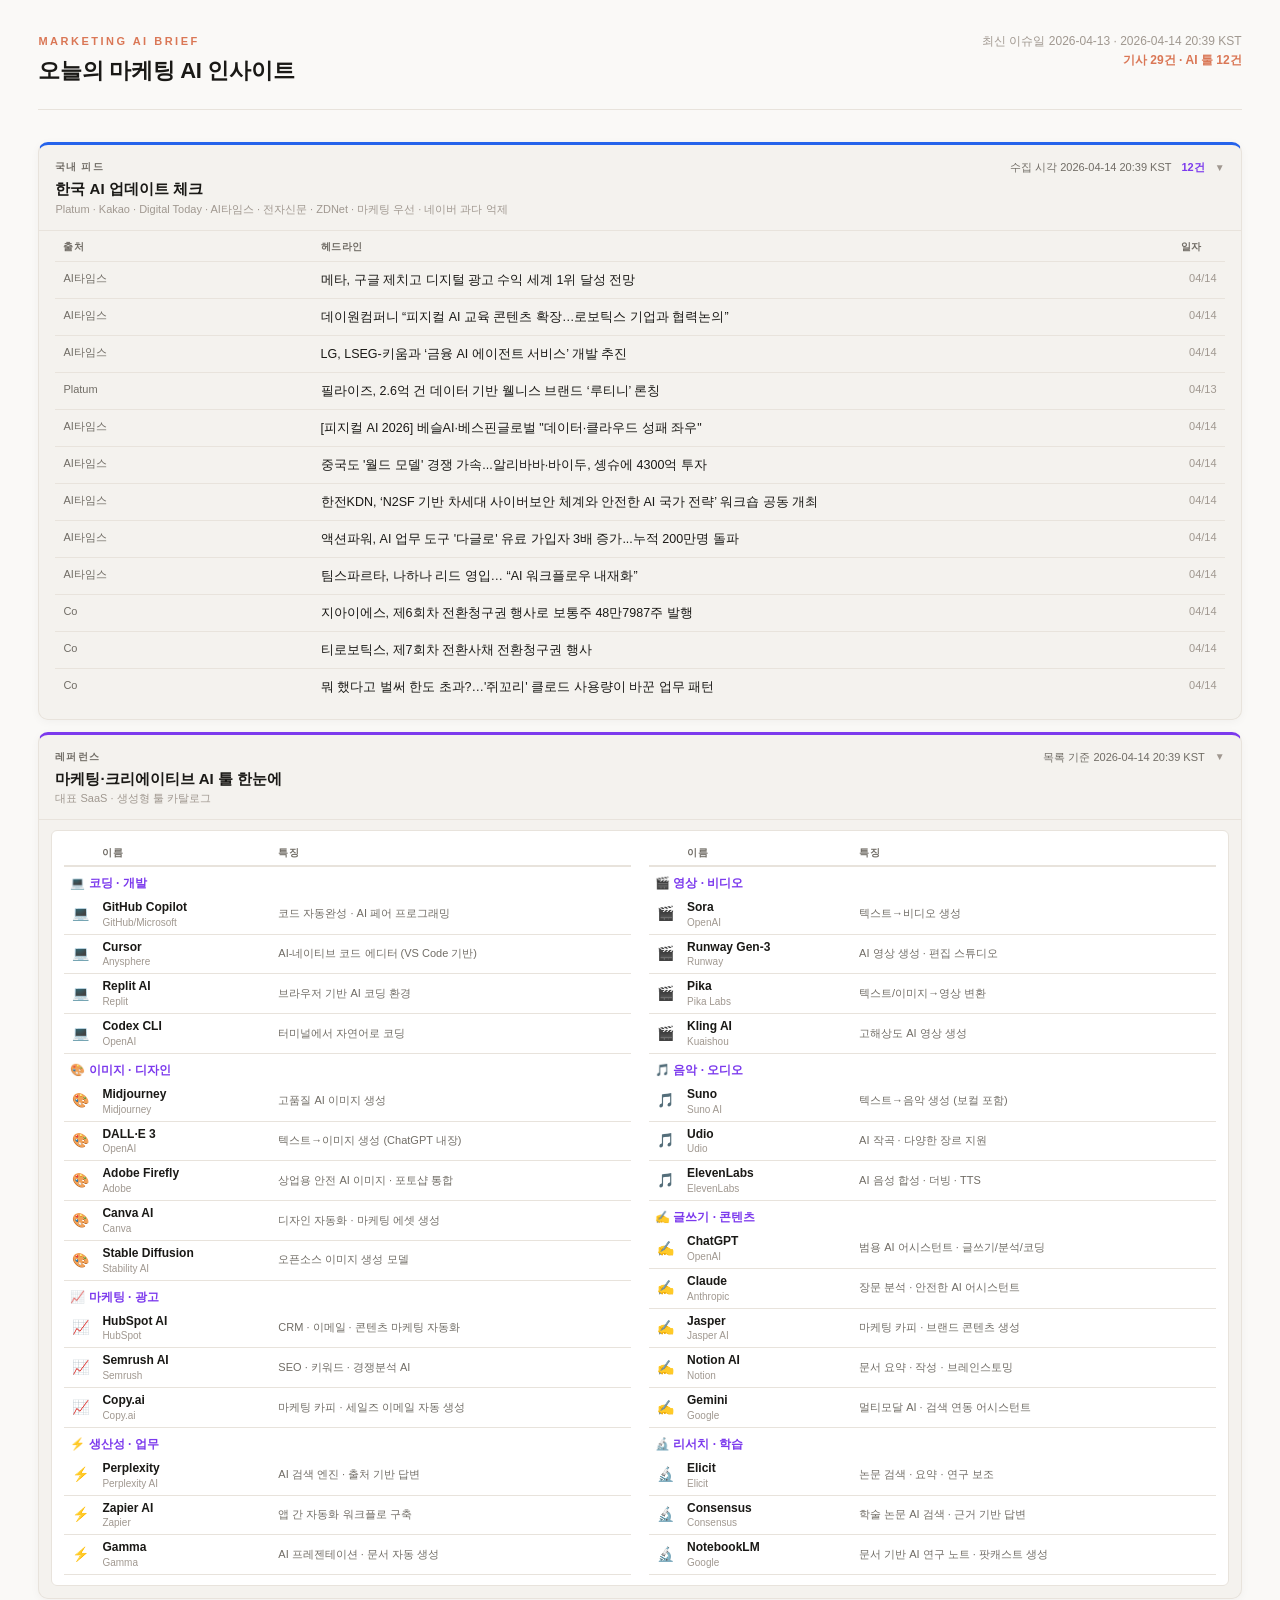
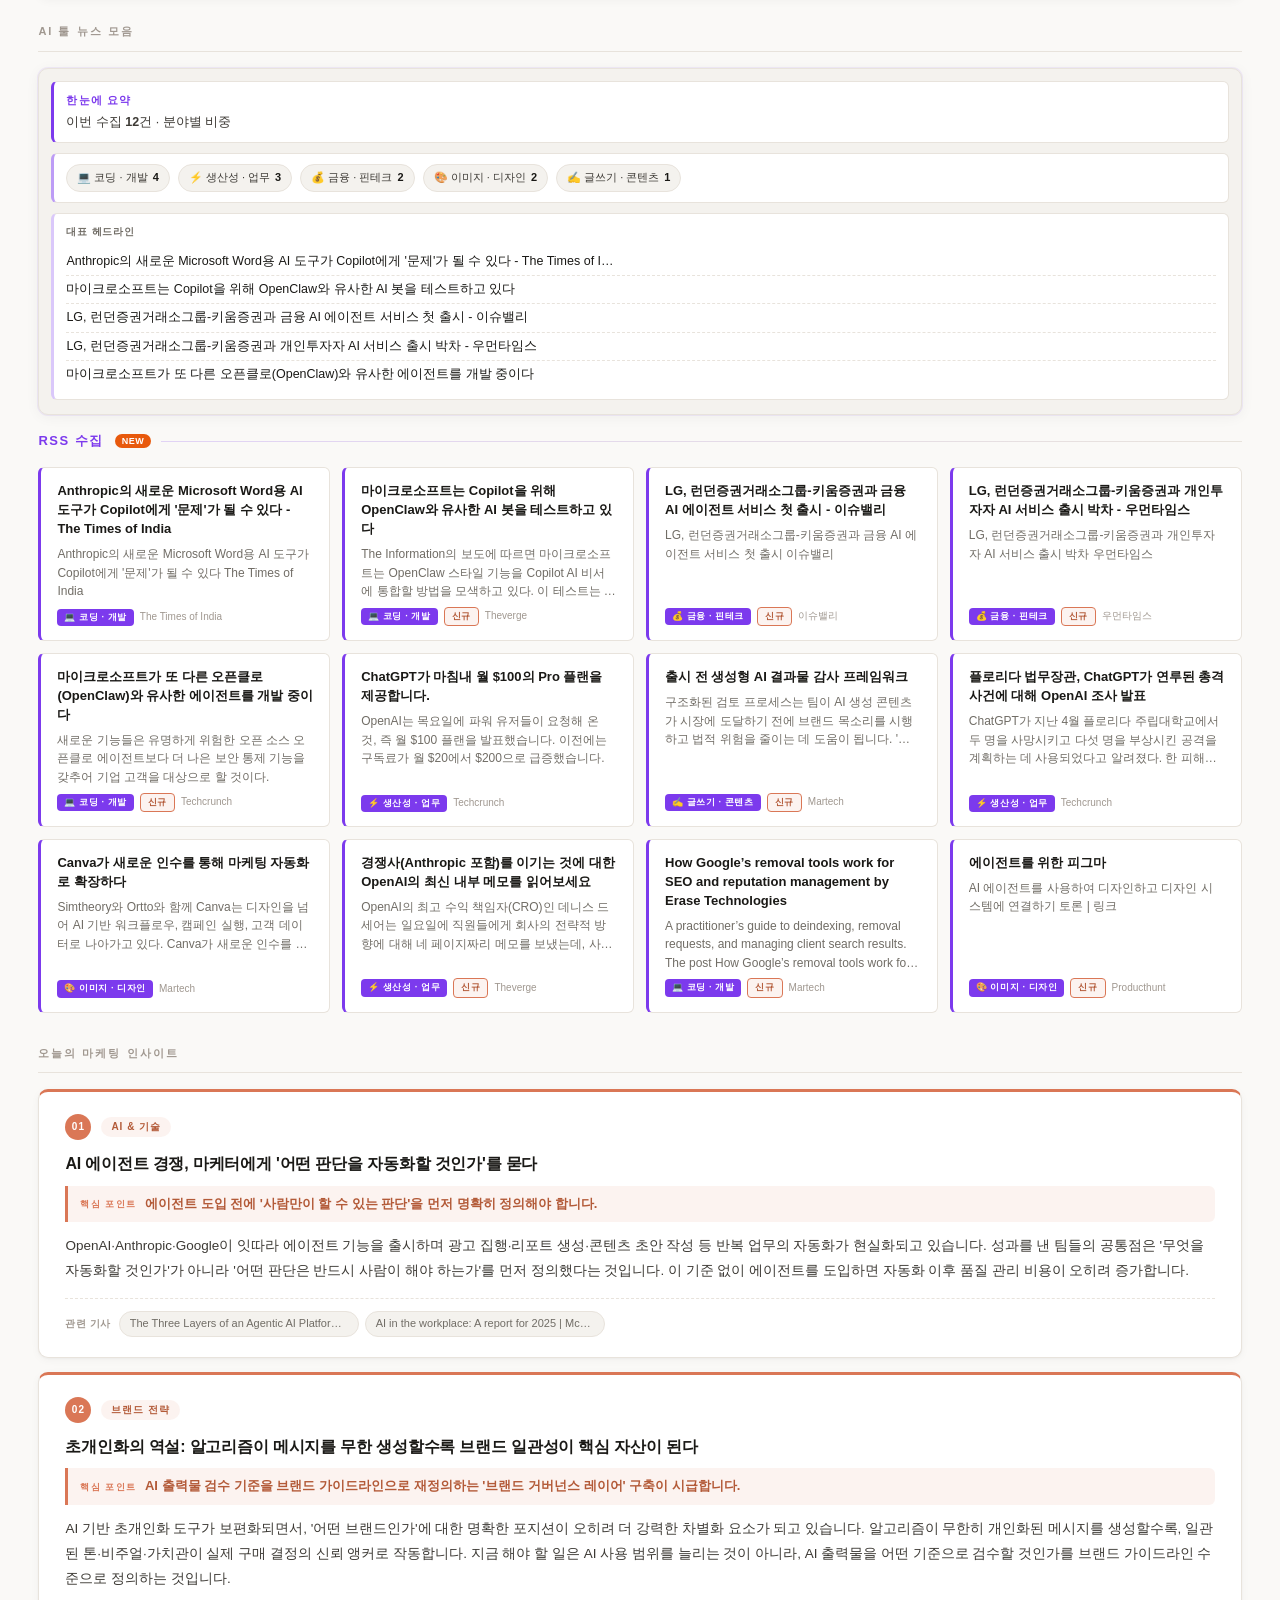
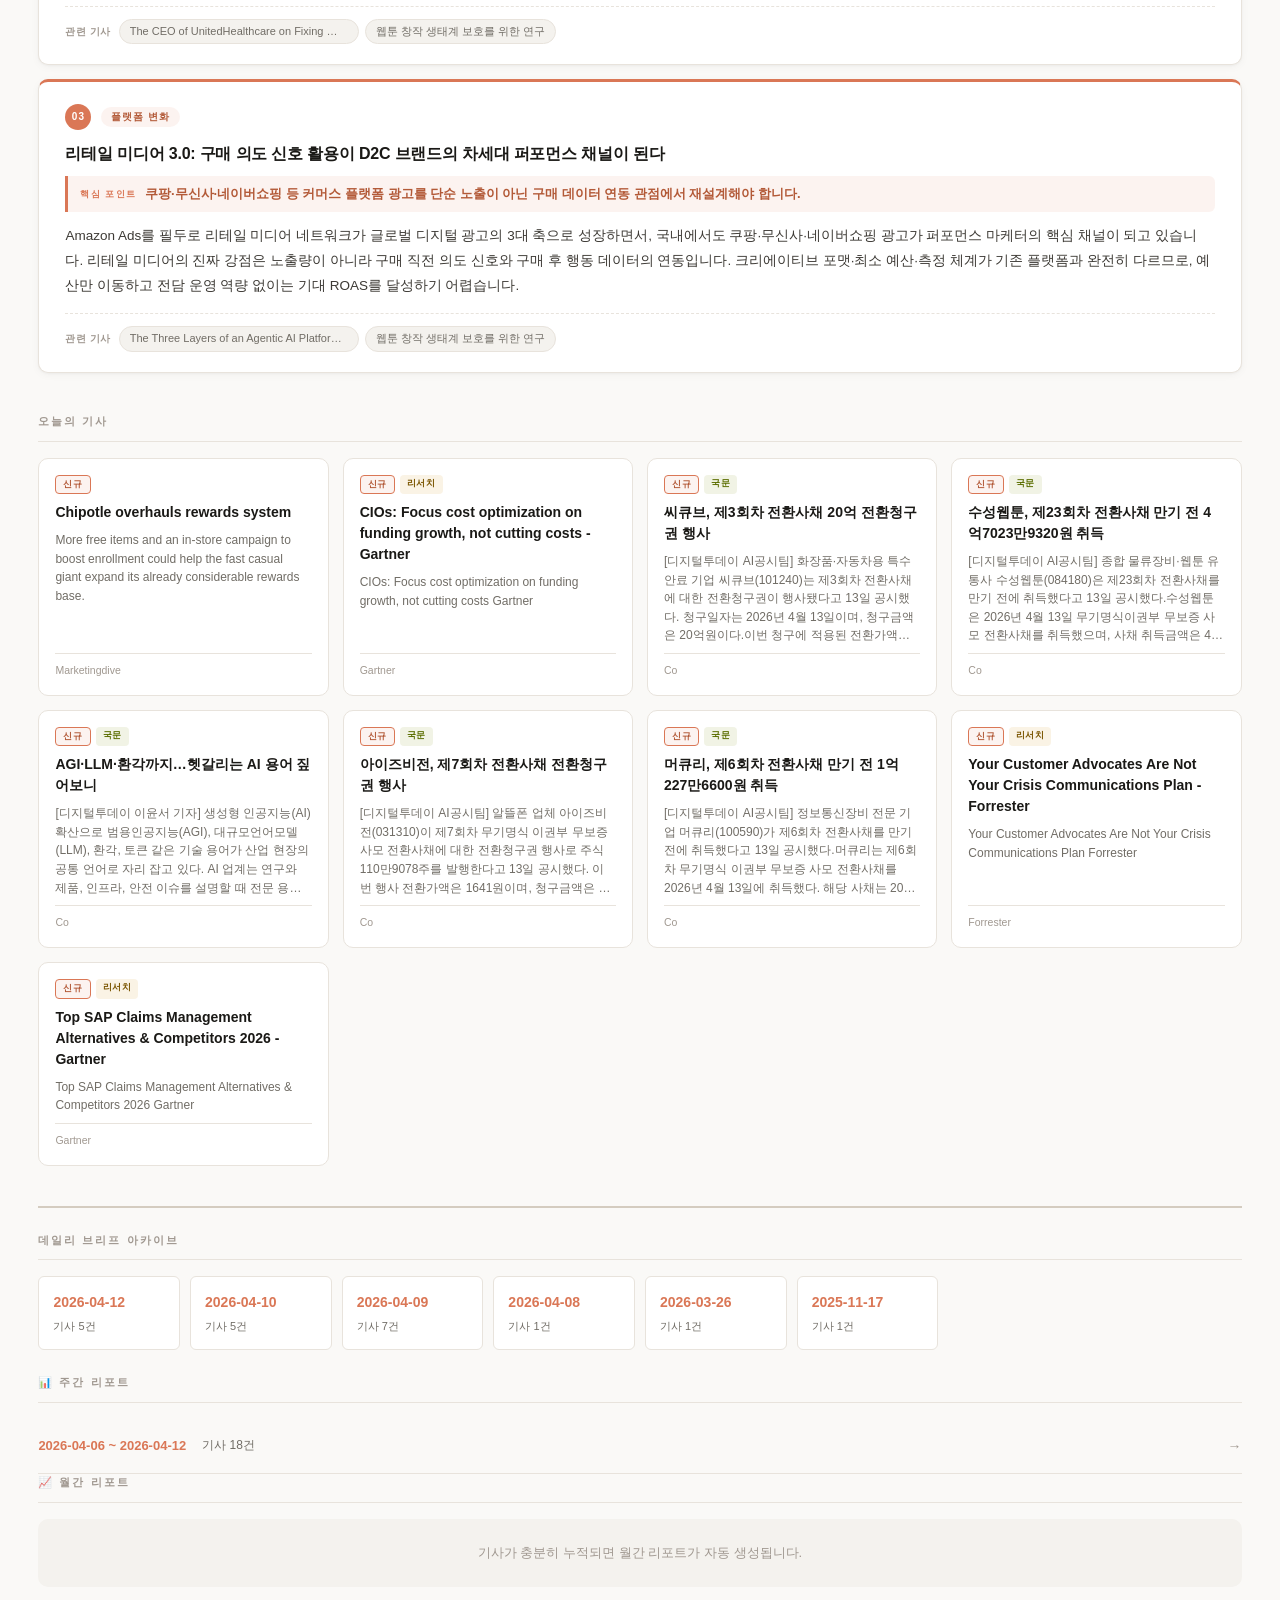
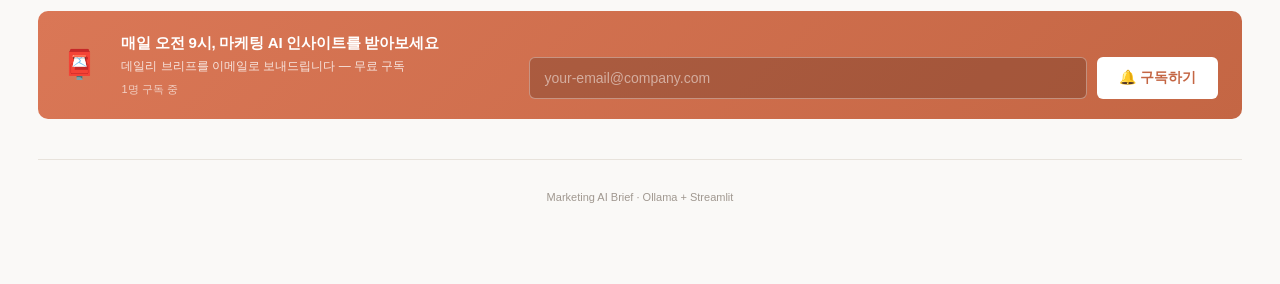
<file: docs/index.html>
<!DOCTYPE html>
<html lang="ko">
<head>
    <meta charset="utf-8">
    <meta name="viewport" content="width=device-width, initial-scale=1">
    <title>Marketing AI Brief</title>
    <link rel="stylesheet" href="style.css?v=1776161496">
</head>
<body>
<div class="container">

    <header class="masthead">
        <div><p class="masthead-wordmark">Marketing AI Brief</p>
        <h1 class="masthead-title">오늘의 마케팅 AI 인사이트</h1></div>
        <div class="masthead-right">
            <p class="masthead-date">최신 이슈일 2026-04-13 · 2026-04-14 20:39 KST</p>
            <p class="masthead-count">기사 29건 · AI 툴 12건</p>
        </div>
    </header>
    
    <div class="hero-dash">
        <details class="dash-card dash-card--kr" open>
            <summary class="dash-summary">
                <span class="dash-summary-left">
                    <span class="dash-eyebrow">국내 피드</span>
                    <span class="dash-title">한국 AI 업데이트 체크</span>
                    <span class="dash-sub">Platum · Kakao · Digital Today · AI타임스 · 전자신문 · ZDNet · 마케팅 우선 · 네이버 과다 억제</span>
                </span>
                <span class="dash-summary-right">
                    <span class="dash-meta">수집 시각 2026-04-14 20:39 KST</span>
                    <span class="dash-meta dash-meta--accent">12건</span>
                    <span class="dash-chevron" aria-hidden="true"></span>
                </span>
            </summary>
            <div class="dash-body">
                <table class="kr-radar-table"><thead><tr><th scope="col">출처</th><th scope="col">헤드라인</th><th scope="col">일자</th></tr></thead><tbody><tr><td class="kr-radar-src">AI타임스</td><td class="kr-radar-title"><a href="https://www.aitimes.com/news/articleView.html?idxno=209213" target="_blank" rel="noopener noreferrer">메타, 구글 제치고 디지털 광고 수익 세계 1위 달성 전망</a></td><td class="kr-radar-date">04/14</td></tr><tr><td class="kr-radar-src">AI타임스</td><td class="kr-radar-title"><a href="https://www.aitimes.com/news/articleView.html?idxno=209187" target="_blank" rel="noopener noreferrer">데이원컴퍼니 “피지컬 AI 교육 콘텐츠 확장…로보틱스 기업과 협력논의”</a></td><td class="kr-radar-date">04/14</td></tr><tr><td class="kr-radar-src">AI타임스</td><td class="kr-radar-title"><a href="https://www.aitimes.com/news/articleView.html?idxno=209205" target="_blank" rel="noopener noreferrer">LG, LSEG-키움과 ‘금융 AI 에이전트 서비스’ 개발 추진</a></td><td class="kr-radar-date">04/14</td></tr><tr><td class="kr-radar-src">Platum</td><td class="kr-radar-title"><a href="https://platum.kr/archives/285184?utm_source=rss&amp;utm_medium=rss&amp;utm_campaign=%25ed%2595%2584%25eb%259d%25bc%25ec%259d%25b4%25ec%25a6%2588-2-6%25ec%2596%25b5-%25ea%25b1%25b4-%25eb%258d%25b0%25ec%259d%25b4%25ed%2584%25b0-%25ea%25b8%25b0%25eb%25b0%2598-%25ec%259b%25b0%25eb%258b%2588%25ec%258a%25a4-%25eb%25b8%258c%25eb%259e%259c%25eb%2593%259c-%25eb%25a3%25a8%25ed%258b%25b0%25eb%258b%2588" target="_blank" rel="noopener noreferrer">필라이즈, 2.6억 건 데이터 기반 웰니스 브랜드 ‘루티니’ 론칭</a></td><td class="kr-radar-date">04/13</td></tr><tr><td class="kr-radar-src">AI타임스</td><td class="kr-radar-title"><a href="https://www.aitimes.com/news/articleView.html?idxno=209133" target="_blank" rel="noopener noreferrer">[피지컬 AI 2026] 베슬AI·베스핀글로벌 &quot;데이터·클라우드 성패 좌우&quot;</a></td><td class="kr-radar-date">04/14</td></tr><tr><td class="kr-radar-src">AI타임스</td><td class="kr-radar-title"><a href="https://www.aitimes.com/news/articleView.html?idxno=209176" target="_blank" rel="noopener noreferrer">중국도 &#x27;월드 모델&#x27; 경쟁 가속...알리바바·바이두, 솅슈에 4300억 투자</a></td><td class="kr-radar-date">04/14</td></tr><tr><td class="kr-radar-src">AI타임스</td><td class="kr-radar-title"><a href="https://www.aitimes.com/news/articleView.html?idxno=209245" target="_blank" rel="noopener noreferrer">한전KDN, ‘N2SF 기반 차세대 사이버보안 체계와 안전한 AI 국가 전략’ 워크숍 공동 개최</a></td><td class="kr-radar-date">04/14</td></tr><tr><td class="kr-radar-src">AI타임스</td><td class="kr-radar-title"><a href="https://www.aitimes.com/news/articleView.html?idxno=209219" target="_blank" rel="noopener noreferrer">액션파워, AI 업무 도구 &#x27;다글로&#x27; 유료 가입자 3배 증가...누적 200만명 돌파</a></td><td class="kr-radar-date">04/14</td></tr><tr><td class="kr-radar-src">AI타임스</td><td class="kr-radar-title"><a href="https://www.aitimes.com/news/articleView.html?idxno=209246" target="_blank" rel="noopener noreferrer">팀스파르타, 나하나 리드 영입… “AI 워크플로우 내재화”</a></td><td class="kr-radar-date">04/14</td></tr><tr><td class="kr-radar-src">Co</td><td class="kr-radar-title"><a href="https://www.digitaltoday.co.kr/news/articleView.html?idxno=656849" target="_blank" rel="noopener noreferrer">지아이에스, 제6회차 전환청구권 행사로 보통주 48만7987주 발행</a></td><td class="kr-radar-date">04/14</td></tr><tr><td class="kr-radar-src">Co</td><td class="kr-radar-title"><a href="https://www.digitaltoday.co.kr/news/articleView.html?idxno=656865" target="_blank" rel="noopener noreferrer">티로보틱스, 제7회차 전환사채 전환청구권 행사</a></td><td class="kr-radar-date">04/14</td></tr><tr><td class="kr-radar-src">Co</td><td class="kr-radar-title"><a href="https://www.digitaltoday.co.kr/news/articleView.html?idxno=656735" target="_blank" rel="noopener noreferrer">뭐 했다고 벌써 한도 초과?…&#x27;쥐꼬리&#x27; 클로드 사용량이 바꾼 업무 패턴</a></td><td class="kr-radar-date">04/14</td></tr></tbody></table>
            </div>
        </details>
        <details class="dash-card dash-card--tools" open>
            <summary class="dash-summary">
                <span class="dash-summary-left">
                    <span class="dash-eyebrow">레퍼런스</span>
                    <span class="dash-title">마케팅·크리에이티브 AI 툴 한눈에</span>
                    <span class="dash-sub">대표 SaaS · 생성형 툴 카탈로그</span>
                </span>
                <span class="dash-summary-right">
                    <span class="dash-meta">목록 기준 2026-04-14 20:39 KST</span>
                    <span class="dash-chevron" aria-hidden="true"></span>
                </span>
            </summary>
            <div class="dash-body dash-body--tight">
                
    <div class="tool-dir-wrap tool-dir-hero tool-dir-hero--grid">
        <div class="tool-dir-cols" role="presentation">
            <div class="tool-dir-col">
                <table class="tool-dir-table tool-dir-table--compact" aria-label="AI 툴 목록 (1/2)">
                    <thead><tr><th class="dir-th-icon"></th><th>이름</th><th>특징</th></tr></thead>
                    <tbody><tr class="dir-cat-row"><td colspan="3">💻 코딩 · 개발</td></tr><tr>
                <td class="dir-icon">💻</td>
                <td class="dir-name"><a href="https://github.com/features/copilot" target="_blank">GitHub Copilot</a><span class="dir-maker">GitHub/Microsoft</span></td>
                <td class="dir-desc">코드 자동완성 · AI 페어 프로그래밍</td>
            </tr><tr>
                <td class="dir-icon">💻</td>
                <td class="dir-name"><a href="https://cursor.com" target="_blank">Cursor</a><span class="dir-maker">Anysphere</span></td>
                <td class="dir-desc">AI-네이티브 코드 에디터 (VS Code 기반)</td>
            </tr><tr>
                <td class="dir-icon">💻</td>
                <td class="dir-name"><a href="https://replit.com" target="_blank">Replit AI</a><span class="dir-maker">Replit</span></td>
                <td class="dir-desc">브라우저 기반 AI 코딩 환경</td>
            </tr><tr>
                <td class="dir-icon">💻</td>
                <td class="dir-name"><a href="https://openai.com/index/codex/" target="_blank">Codex CLI</a><span class="dir-maker">OpenAI</span></td>
                <td class="dir-desc">터미널에서 자연어로 코딩</td>
            </tr><tr class="dir-cat-row"><td colspan="3">🎨 이미지 · 디자인</td></tr><tr>
                <td class="dir-icon">🎨</td>
                <td class="dir-name"><a href="https://midjourney.com" target="_blank">Midjourney</a><span class="dir-maker">Midjourney</span></td>
                <td class="dir-desc">고품질 AI 이미지 생성</td>
            </tr><tr>
                <td class="dir-icon">🎨</td>
                <td class="dir-name"><a href="https://openai.com/dall-e-3" target="_blank">DALL·E 3</a><span class="dir-maker">OpenAI</span></td>
                <td class="dir-desc">텍스트→이미지 생성 (ChatGPT 내장)</td>
            </tr><tr>
                <td class="dir-icon">🎨</td>
                <td class="dir-name"><a href="https://firefly.adobe.com" target="_blank">Adobe Firefly</a><span class="dir-maker">Adobe</span></td>
                <td class="dir-desc">상업용 안전 AI 이미지 · 포토샵 통합</td>
            </tr><tr>
                <td class="dir-icon">🎨</td>
                <td class="dir-name"><a href="https://canva.com" target="_blank">Canva AI</a><span class="dir-maker">Canva</span></td>
                <td class="dir-desc">디자인 자동화 · 마케팅 에셋 생성</td>
            </tr><tr>
                <td class="dir-icon">🎨</td>
                <td class="dir-name"><a href="https://stability.ai" target="_blank">Stable Diffusion</a><span class="dir-maker">Stability AI</span></td>
                <td class="dir-desc">오픈소스 이미지 생성 모델</td>
            </tr><tr class="dir-cat-row"><td colspan="3">📈 마케팅 · 광고</td></tr><tr>
                <td class="dir-icon">📈</td>
                <td class="dir-name"><a href="https://hubspot.com" target="_blank">HubSpot AI</a><span class="dir-maker">HubSpot</span></td>
                <td class="dir-desc">CRM · 이메일 · 콘텐츠 마케팅 자동화</td>
            </tr><tr>
                <td class="dir-icon">📈</td>
                <td class="dir-name"><a href="https://semrush.com" target="_blank">Semrush AI</a><span class="dir-maker">Semrush</span></td>
                <td class="dir-desc">SEO · 키워드 · 경쟁분석 AI</td>
            </tr><tr>
                <td class="dir-icon">📈</td>
                <td class="dir-name"><a href="https://copy.ai" target="_blank">Copy.ai</a><span class="dir-maker">Copy.ai</span></td>
                <td class="dir-desc">마케팅 카피 · 세일즈 이메일 자동 생성</td>
            </tr><tr class="dir-cat-row"><td colspan="3">⚡ 생산성 · 업무</td></tr><tr>
                <td class="dir-icon">⚡</td>
                <td class="dir-name"><a href="https://perplexity.ai" target="_blank">Perplexity</a><span class="dir-maker">Perplexity AI</span></td>
                <td class="dir-desc">AI 검색 엔진 · 출처 기반 답변</td>
            </tr><tr>
                <td class="dir-icon">⚡</td>
                <td class="dir-name"><a href="https://zapier.com" target="_blank">Zapier AI</a><span class="dir-maker">Zapier</span></td>
                <td class="dir-desc">앱 간 자동화 워크플로 구축</td>
            </tr><tr>
                <td class="dir-icon">⚡</td>
                <td class="dir-name"><a href="https://gamma.app" target="_blank">Gamma</a><span class="dir-maker">Gamma</span></td>
                <td class="dir-desc">AI 프레젠테이션 · 문서 자동 생성</td>
            </tr></tbody>
                </table>
            </div>
            <div class="tool-dir-col">
                <table class="tool-dir-table tool-dir-table--compact" aria-label="AI 툴 목록 (2/2)">
                    <thead><tr><th class="dir-th-icon"></th><th>이름</th><th>특징</th></tr></thead>
                    <tbody><tr class="dir-cat-row"><td colspan="3">🎬 영상 · 비디오</td></tr><tr>
                <td class="dir-icon">🎬</td>
                <td class="dir-name"><a href="https://openai.com/sora" target="_blank">Sora</a><span class="dir-maker">OpenAI</span></td>
                <td class="dir-desc">텍스트→비디오 생성</td>
            </tr><tr>
                <td class="dir-icon">🎬</td>
                <td class="dir-name"><a href="https://runway.ml" target="_blank">Runway Gen-3</a><span class="dir-maker">Runway</span></td>
                <td class="dir-desc">AI 영상 생성 · 편집 스튜디오</td>
            </tr><tr>
                <td class="dir-icon">🎬</td>
                <td class="dir-name"><a href="https://pika.art" target="_blank">Pika</a><span class="dir-maker">Pika Labs</span></td>
                <td class="dir-desc">텍스트/이미지→영상 변환</td>
            </tr><tr>
                <td class="dir-icon">🎬</td>
                <td class="dir-name"><a href="https://kling.kuaishou.com" target="_blank">Kling AI</a><span class="dir-maker">Kuaishou</span></td>
                <td class="dir-desc">고해상도 AI 영상 생성</td>
            </tr><tr class="dir-cat-row"><td colspan="3">🎵 음악 · 오디오</td></tr><tr>
                <td class="dir-icon">🎵</td>
                <td class="dir-name"><a href="https://suno.com" target="_blank">Suno</a><span class="dir-maker">Suno AI</span></td>
                <td class="dir-desc">텍스트→음악 생성 (보컬 포함)</td>
            </tr><tr>
                <td class="dir-icon">🎵</td>
                <td class="dir-name"><a href="https://udio.com" target="_blank">Udio</a><span class="dir-maker">Udio</span></td>
                <td class="dir-desc">AI 작곡 · 다양한 장르 지원</td>
            </tr><tr>
                <td class="dir-icon">🎵</td>
                <td class="dir-name"><a href="https://elevenlabs.io" target="_blank">ElevenLabs</a><span class="dir-maker">ElevenLabs</span></td>
                <td class="dir-desc">AI 음성 합성 · 더빙 · TTS</td>
            </tr><tr class="dir-cat-row"><td colspan="3">✍️ 글쓰기 · 콘텐츠</td></tr><tr>
                <td class="dir-icon">✍️</td>
                <td class="dir-name"><a href="https://chat.openai.com" target="_blank">ChatGPT</a><span class="dir-maker">OpenAI</span></td>
                <td class="dir-desc">범용 AI 어시스턴트 · 글쓰기/분석/코딩</td>
            </tr><tr>
                <td class="dir-icon">✍️</td>
                <td class="dir-name"><a href="https://claude.ai" target="_blank">Claude</a><span class="dir-maker">Anthropic</span></td>
                <td class="dir-desc">장문 분석 · 안전한 AI 어시스턴트</td>
            </tr><tr>
                <td class="dir-icon">✍️</td>
                <td class="dir-name"><a href="https://jasper.ai" target="_blank">Jasper</a><span class="dir-maker">Jasper AI</span></td>
                <td class="dir-desc">마케팅 카피 · 브랜드 콘텐츠 생성</td>
            </tr><tr>
                <td class="dir-icon">✍️</td>
                <td class="dir-name"><a href="https://notion.so/product/ai" target="_blank">Notion AI</a><span class="dir-maker">Notion</span></td>
                <td class="dir-desc">문서 요약 · 작성 · 브레인스토밍</td>
            </tr><tr>
                <td class="dir-icon">✍️</td>
                <td class="dir-name"><a href="https://gemini.google.com" target="_blank">Gemini</a><span class="dir-maker">Google</span></td>
                <td class="dir-desc">멀티모달 AI · 검색 연동 어시스턴트</td>
            </tr><tr class="dir-cat-row"><td colspan="3">🔬 리서치 · 학습</td></tr><tr>
                <td class="dir-icon">🔬</td>
                <td class="dir-name"><a href="https://elicit.com" target="_blank">Elicit</a><span class="dir-maker">Elicit</span></td>
                <td class="dir-desc">논문 검색 · 요약 · 연구 보조</td>
            </tr><tr>
                <td class="dir-icon">🔬</td>
                <td class="dir-name"><a href="https://consensus.app" target="_blank">Consensus</a><span class="dir-maker">Consensus</span></td>
                <td class="dir-desc">학술 논문 AI 검색 · 근거 기반 답변</td>
            </tr><tr>
                <td class="dir-icon">🔬</td>
                <td class="dir-name"><a href="https://notebooklm.google.com" target="_blank">NotebookLM</a><span class="dir-maker">Google</span></td>
                <td class="dir-desc">문서 기반 AI 연구 노트 · 팟캐스트 생성</td>
            </tr></tbody>
                </table>
            </div>
        </div>
    </div>
            </div>
        </details>
    </div>
    
    <p class="section-label">AI 툴 뉴스 모음</p>
    
    <div class="ai-tools-glance">
        <div class="ai-tools-glance-box ai-tools-glance-box--header">
            <p class="ai-tools-glance-title">한눈에 요약</p>
            <p class="ai-tools-glance-meta">이번 수집 <strong>12</strong>건 · 분야별 비중</p>
        </div>
        <div class="ai-tools-glance-box ai-tools-glance-box--chips">
            <div class="glance-chips"><span class="glance-chip">💻 코딩 · 개발 <strong>4</strong></span> <span class="glance-chip">⚡ 생산성 · 업무 <strong>3</strong></span> <span class="glance-chip">💰 금융 · 핀테크 <strong>2</strong></span> <span class="glance-chip">🎨 이미지 · 디자인 <strong>2</strong></span> <span class="glance-chip">✍️ 글쓰기 · 콘텐츠 <strong>1</strong></span></div>
        </div>
        
        <div class="ai-tools-glance-box ai-tools-glance-box--headlines">
            <p class="ai-tools-glance-sub">대표 헤드라인</p>
            <ul class="ai-tools-glance-list"><li><a href="https://news.google.com/rss/articles/[base64]?oc=5" target="_blank">Anthropic의 새로운 Microsoft Word용 AI 도구가 Copilot에게 &#x27;문제&#x27;가 될 수 있다 - The Times of I…</a></li><li><a href="https://www.theverge.com/tech/911080/microsoft-ai-openclaw-365-businesses" target="_blank">마이크로소프트는 Copilot을 위해 OpenClaw와 유사한 AI 봇을 테스트하고 있다</a></li><li><a href="https://news.google.com/rss/articles/CBMibkFVX3lxTE5WMTdIN0J3VTNPY1ZfbGFiQzlRZTJwWWVyVG9Pb25Bc3hwWEF0T2Qxcms3YklxcXdhdDZHSE9hd0tWU1JGeGZMbmFSQUY3QWgwVDc5ZktOR0pESzRUc1FRcnRnZ1NWSkk4bzdZMmVn?oc=5" target="_blank">LG, 런던증권거래소그룹-키움증권과 금융 AI 에이전트 서비스 첫 출시 - 이슈밸리</a></li><li><a href="https://news.google.com/rss/articles/[base64]?oc=5" target="_blank">LG, 런던증권거래소그룹-키움증권과 개인투자자 AI 서비스 출시 박차 - 우먼타임스</a></li><li><a href="https://techcrunch.com/2026/04/13/microsoft-is-working-on-yet-another-openclaw-like-agent/" target="_blank">마이크로소프트가 또 다른 오픈클로(OpenClaw)와 유사한 에이전트를 개발 중이다</a></li></ul>
        </div>
    </div>
    <div class="ai-tools-header"><span class="ai-tools-label">RSS 수집 <span style="background:#E8590C;color:#fff;font-size:9px;font-weight:800;padding:2px 7px;border-radius:10px;margin-left:6px;letter-spacing:.5px;vertical-align:middle">NEW</span></span><div class="ai-tools-line"></div></div>
    <div class="ai-tools-grid ai-tools-news-grid">
        <div class="ai-tool-card">
            <p class="ai-tool-title"><a href="https://news.google.com/rss/articles/[base64]?oc=5" target="_blank">Anthropic의 새로운 Microsoft Word용 AI 도구가 Copilot에게 &#x27;문제&#x27;가 될 수 있다 - The Times of India</a></p>
            <p class="ai-tool-desc">Anthropic의 새로운 Microsoft Word용 AI 도구가 Copilot에게 &#x27;문제&#x27;가 될 수 있다 The Times of India</p>
            <div class="ai-tool-meta"><span class="badge badge-tool">💻 코딩 · 개발</span><span>The Times of India</span></div>
        </div>
        <div class="ai-tool-card">
            <p class="ai-tool-title"><a href="https://www.theverge.com/tech/911080/microsoft-ai-openclaw-365-businesses" target="_blank">마이크로소프트는 Copilot을 위해 OpenClaw와 유사한 AI 봇을 테스트하고 있다</a></p>
            <p class="ai-tool-desc">The Information의 보도에 따르면 마이크로소프트는 OpenClaw 스타일 기능을 Copilot AI 비서에 통합할 방법을 모색하고 있다. 이 테스트는 사용자를 대신하여 작업을 완료하는 동안 Microsoft 365 Copilot이 &#x27;24시간 자율적으로&#x27; 실행되도록 하기 위한 노력의 일환으로 알려져 있다. 마이크로소프트의 기업 부사장인 오마르 샤히네는 [...]에 확인했다.</p>
            <div class="ai-tool-meta"><span class="badge badge-tool">💻 코딩 · 개발</span><span class="badge badge-new">신규</span><span>Theverge</span></div>
        </div>
        <div class="ai-tool-card">
            <p class="ai-tool-title"><a href="https://news.google.com/rss/articles/CBMibkFVX3lxTE5WMTdIN0J3VTNPY1ZfbGFiQzlRZTJwWWVyVG9Pb25Bc3hwWEF0T2Qxcms3YklxcXdhdDZHSE9hd0tWU1JGeGZMbmFSQUY3QWgwVDc5ZktOR0pESzRUc1FRcnRnZ1NWSkk4bzdZMmVn?oc=5" target="_blank">LG, 런던증권거래소그룹-키움증권과 금융 AI 에이전트 서비스 첫 출시 - 이슈밸리</a></p>
            <p class="ai-tool-desc">LG, 런던증권거래소그룹-키움증권과 금융 AI 에이전트 서비스 첫 출시 이슈밸리</p>
            <div class="ai-tool-meta"><span class="badge badge-tool">💰 금융 · 핀테크</span><span class="badge badge-new">신규</span><span>이슈밸리</span></div>
        </div>
        <div class="ai-tool-card">
            <p class="ai-tool-title"><a href="https://news.google.com/rss/articles/[base64]?oc=5" target="_blank">LG, 런던증권거래소그룹-키움증권과 개인투자자 AI 서비스 출시 박차 - 우먼타임스</a></p>
            <p class="ai-tool-desc">LG, 런던증권거래소그룹-키움증권과 개인투자자 AI 서비스 출시 박차 우먼타임스</p>
            <div class="ai-tool-meta"><span class="badge badge-tool">💰 금융 · 핀테크</span><span class="badge badge-new">신규</span><span>우먼타임스</span></div>
        </div>
        <div class="ai-tool-card">
            <p class="ai-tool-title"><a href="https://techcrunch.com/2026/04/13/microsoft-is-working-on-yet-another-openclaw-like-agent/" target="_blank">마이크로소프트가 또 다른 오픈클로(OpenClaw)와 유사한 에이전트를 개발 중이다</a></p>
            <p class="ai-tool-desc">새로운 기능들은 유명하게 위험한 오픈 소스 오픈클로 에이전트보다 더 나은 보안 통제 기능을 갖추어 기업 고객을 대상으로 할 것이다.</p>
            <div class="ai-tool-meta"><span class="badge badge-tool">💻 코딩 · 개발</span><span class="badge badge-new">신규</span><span>Techcrunch</span></div>
        </div>
        <div class="ai-tool-card">
            <p class="ai-tool-title"><a href="https://techcrunch.com/2026/04/09/chatgpt-pro-plan-100-month-codex/" target="_blank">ChatGPT가 마침내 월 $100의 Pro 플랜을 제공합니다.</a></p>
            <p class="ai-tool-desc">OpenAI는 목요일에 파워 유저들이 요청해 온 것, 즉 월 $100 플랜을 발표했습니다. 이전에는 구독료가 월 $20에서 $200으로 급증했습니다.</p>
            <div class="ai-tool-meta"><span class="badge badge-tool">⚡ 생산성 · 업무</span><span>Techcrunch</span></div>
        </div>
        <div class="ai-tool-card">
            <p class="ai-tool-title"><a href="https://martech.org/a-framework-for-auditing-generative-ai-outputs-pre-launch/" target="_blank">출시 전 생성형 AI 결과물 감사 프레임워크</a></p>
            <p class="ai-tool-desc">구조화된 검토 프로세스는 팀이 AI 생성 콘텐츠가 시장에 도달하기 전에 브랜드 목소리를 시행하고 법적 위험을 줄이는 데 도움이 됩니다. &#x27;출시 전 생성형 AI 결과물 감사 프레임워크(A framework for auditing generative AI outputs pre-launch)&#x27;라는 게시물은 MarTech에 처음으로 실렸습니다.</p>
            <div class="ai-tool-meta"><span class="badge badge-tool">✍️ 글쓰기 · 콘텐츠</span><span class="badge badge-new">신규</span><span>Martech</span></div>
        </div>
        <div class="ai-tool-card">
            <p class="ai-tool-title"><a href="https://techcrunch.com/2026/04/09/florida-ag-investigation-openai-chatgpt-shooting/" target="_blank">플로리다 법무장관, ChatGPT가 연루된 총격 사건에 대해 OpenAI 조사 발표</a></p>
            <p class="ai-tool-desc">ChatGPT가 지난 4월 플로리다 주립대학교에서 두 명을 사망시키고 다섯 명을 부상시킨 공격을 계획하는 데 사용되었다고 알려졌다. 한 피해자의 가족은 이 사건에 대해 OpenAI를 고소할 계획이라고 말했다.</p>
            <div class="ai-tool-meta"><span class="badge badge-tool">⚡ 생산성 · 업무</span><span>Techcrunch</span></div>
        </div>
        <div class="ai-tool-card">
            <p class="ai-tool-title"><a href="https://martech.org/canva-expands-into-marketing-automation-with-new-acquisitions/" target="_blank">Canva가 새로운 인수를 통해 마케팅 자동화로 확장하다</a></p>
            <p class="ai-tool-desc">Simtheory와 Ortto와 함께 Canva는 디자인을 넘어 AI 기반 워크플로우, 캠페인 실행, 고객 데이터로 나아가고 있다. Canva가 새로운 인수를 통해 마케팅 자동화로 확장했다는 내용은 MarTech에 처음 실렸다.</p>
            <div class="ai-tool-meta"><span class="badge badge-tool">🎨 이미지 · 디자인</span><span>Martech</span></div>
        </div>
        <div class="ai-tool-card">
            <p class="ai-tool-title"><a href="https://www.theverge.com/ai-artificial-intelligence/911118/openai-memo-cro-ai-competition-anthropic" target="_blank">경쟁사(Anthropic 포함)를 이기는 것에 대한 OpenAI의 최신 내부 메모를 읽어보세요</a></p>
            <p class="ai-tool-desc">OpenAI의 최고 수익 책임자(CRO)인 데니스 드세어는 일요일에 직원들에게 회사의 전략적 방향에 대해 네 페이지짜리 메모를 보냈는데, 사용자들을 확보하고 기업 사업을 성장시켜야 할 필요성을 강조했다. The Verge가 본 이 메모는 AI 제품을 둘러싼 해자를 구축하여 경쟁의 용이함을 막는 것의 중요성을 반복적으로 강조한다.</p>
            <div class="ai-tool-meta"><span class="badge badge-tool">⚡ 생산성 · 업무</span><span class="badge badge-new">신규</span><span>Theverge</span></div>
        </div>
        <div class="ai-tool-card">
            <p class="ai-tool-title"><a href="https://martech.org/how-googles-removal-tools-work-for-seo-and-reputation-management/" target="_blank">How Google’s removal tools work for SEO and reputation management by Erase Technologies</a></p>
            <p class="ai-tool-desc">A practitioner’s guide to deindexing, removal requests, and managing client search results. The post How Google’s removal tools work for SEO and reputation management appeared first on MarTech .</p>
            <div class="ai-tool-meta"><span class="badge badge-tool">💻 코딩 · 개발</span><span class="badge badge-new">신규</span><span>Martech</span></div>
        </div>
        <div class="ai-tool-card">
            <p class="ai-tool-title"><a href="https://www.producthunt.com/products/figma-for-agents" target="_blank">에이전트를 위한 피그마</a></p>
            <p class="ai-tool-desc">AI 에이전트를 사용하여 디자인하고 디자인 시스템에 연결하기 토론 | 링크</p>
            <div class="ai-tool-meta"><span class="badge badge-tool">🎨 이미지 · 디자인</span><span class="badge badge-new">신규</span><span>Producthunt</span></div>
        </div></div>
    
    <p class="section-label">오늘의 마케팅 인사이트</p>
    <div class="insight-cards">
        <div class="insight-card">
            <div class="ins-card-header">
                <span class="ins-badge">01</span>
                <span class="ins-tag">AI &amp; 기술</span>
            </div>
            <h3 class="ins-title">AI 에이전트 경쟁, 마케터에게 &#x27;어떤 판단을 자동화할 것인가&#x27;를 묻다</h3>
            <p class="ins-keypoint"><span class="ins-kp-label">핵심 포인트</span>에이전트 도입 전에 &#x27;사람만이 할 수 있는 판단&#x27;을 먼저 명확히 정의해야 합니다.</p>
            <p class="ins-text">OpenAI·Anthropic·Google이 잇따라 에이전트 기능을 출시하며 광고 집행·리포트 생성·콘텐츠 초안 작성 등 반복 업무의 자동화가 현실화되고 있습니다. 성과를 낸 팀들의 공통점은 &#x27;무엇을 자동화할 것인가&#x27;가 아니라 &#x27;어떤 판단은 반드시 사람이 해야 하는가&#x27;를 먼저 정의했다는 것입니다. 이 기준 없이 에이전트를 도입하면 자동화 이후 품질 관리 비용이 오히려 증가합니다.</p>
            <div class="ins-sources"><span class="ins-src-label">관련 기사</span><span class="ins-src">The Three Layers of an Agentic AI Platform - Bain &amp; Com</span><span class="ins-src">AI in the workplace: A report for 2025 | McKinsey - McK</span></div>
        </div>
        <div class="insight-card">
            <div class="ins-card-header">
                <span class="ins-badge">02</span>
                <span class="ins-tag">브랜드 전략</span>
            </div>
            <h3 class="ins-title">초개인화의 역설: 알고리즘이 메시지를 무한 생성할수록 브랜드 일관성이 핵심 자산이 된다</h3>
            <p class="ins-keypoint"><span class="ins-kp-label">핵심 포인트</span>AI 출력물 검수 기준을 브랜드 가이드라인으로 재정의하는 &#x27;브랜드 거버넌스 레이어&#x27; 구축이 시급합니다.</p>
            <p class="ins-text">AI 기반 초개인화 도구가 보편화되면서, &#x27;어떤 브랜드인가&#x27;에 대한 명확한 포지션이 오히려 더 강력한 차별화 요소가 되고 있습니다. 알고리즘이 무한히 개인화된 메시지를 생성할수록, 일관된 톤·비주얼·가치관이 실제 구매 결정의 신뢰 앵커로 작동합니다. 지금 해야 할 일은 AI 사용 범위를 늘리는 것이 아니라, AI 출력물을 어떤 기준으로 검수할 것인가를 브랜드 가이드라인 수준으로 정의하는 것입니다.</p>
            <div class="ins-sources"><span class="ins-src-label">관련 기사</span><span class="ins-src">The CEO of UnitedHealthcare on Fixing What Frustrates C</span><span class="ins-src">웹툰 창작 생태계 보호를 위한 연구</span></div>
        </div>
        <div class="insight-card">
            <div class="ins-card-header">
                <span class="ins-badge">03</span>
                <span class="ins-tag">플랫폼 변화</span>
            </div>
            <h3 class="ins-title">리테일 미디어 3.0: 구매 의도 신호 활용이 D2C 브랜드의 차세대 퍼포먼스 채널이 된다</h3>
            <p class="ins-keypoint"><span class="ins-kp-label">핵심 포인트</span>쿠팡·무신사·네이버쇼핑 등 커머스 플랫폼 광고를 단순 노출이 아닌 구매 데이터 연동 관점에서 재설계해야 합니다.</p>
            <p class="ins-text">Amazon Ads를 필두로 리테일 미디어 네트워크가 글로벌 디지털 광고의 3대 축으로 성장하면서, 국내에서도 쿠팡·무신사·네이버쇼핑 광고가 퍼포먼스 마케터의 핵심 채널이 되고 있습니다. 리테일 미디어의 진짜 강점은 노출량이 아니라 구매 직전 의도 신호와 구매 후 행동 데이터의 연동입니다. 크리에이티브 포맷·최소 예산·측정 체계가 기존 플랫폼과 완전히 다르므로, 예산만 이동하고 전담 운영 역량 없이는 기대 ROAS를 달성하기 어렵습니다.</p>
            <div class="ins-sources"><span class="ins-src-label">관련 기사</span><span class="ins-src">The Three Layers of an Agentic AI Platform - Bain &amp; Com</span><span class="ins-src">웹툰 창작 생태계 보호를 위한 연구</span></div>
        </div></div>
    
    <p class="section-label">오늘의 기사</p>
    <div class="article-grid">
        <div class="article-card">
            <div class="article-badges"><span class="badge badge-new">신규</span></div>
            <p class="article-title"><a href="https://www.marketingdive.com/news/chipotle-rewards-relaunch-freepotle-returns/817317/" target="_blank">Chipotle overhauls rewards system</a></p>
            <p class="ai-tool-desc">More free items and an in-store campaign to boost enrollment could help the fast casual giant expand its already considerable rewards base.</p>
            <div class="article-meta"><span>Marketingdive</span></div>
        </div>
        <div class="article-card">
            <div class="article-badges"><span class="badge badge-new">신규</span><span class="badge badge-research">리서치</span></div>
            <p class="article-title"><a href="https://news.google.com/rss/articles/CBMiZ0FVX3lxTE5iOGdUMnR1cWk0dXFxem1nbFhMMnJyZzVHYk5fZFB4MHJOV09fZjg3Nmh6Q0dpNm10T0JnMHJaM0l6Rm1yVFBveC1KaDQ4QjZtTjY0WUlmUzdYd3dJek5xZDhsWjFzWjQ?oc=5" target="_blank">CIOs: Focus cost optimization on funding growth, not cutting costs - Gartner</a></p>
            <p class="ai-tool-desc">CIOs: Focus cost optimization on funding growth, not cutting costs Gartner</p>
            <div class="article-meta"><span>Gartner</span></div>
        </div>
        <div class="article-card">
            <div class="article-badges"><span class="badge badge-new">신규</span><span class="badge badge-ko">국문</span></div>
            <p class="article-title"><a href="https://www.digitaltoday.co.kr/news/articleView.html?idxno=656507" target="_blank">씨큐브, 제3회차 전환사채 20억 전환청구권 행사</a></p>
            <p class="ai-tool-desc">[디지털투데이 AI공시팀] 화장품·자동차용 특수안료 기업 씨큐브(101240)는 제3회차 전환사채에 대한 전환청구권이 행사됐다고 13일 공시했다. 청구일자는 2026년 4월 13일이며, 청구금액은 20억원이다.이번 청구에 적용된 전환가액은 4035원이며, 전환으로 발행되는 보통주는 49만5662주다. 해당 보통주의 상장일 또는 상장예정일은 2026년 4월 </p>
            <div class="article-meta"><span>Co</span></div>
        </div>
        <div class="article-card">
            <div class="article-badges"><span class="badge badge-new">신규</span><span class="badge badge-ko">국문</span></div>
            <p class="article-title"><a href="https://www.digitaltoday.co.kr/news/articleView.html?idxno=656508" target="_blank">수성웹툰, 제23회차 전환사채 만기 전 4억7023만9320원 취득</a></p>
            <p class="ai-tool-desc">[디지털투데이 AI공시팀] 종합 물류장비·웹툰 유통사 수성웹툰(084180)은 제23회차 전환사채를 만기 전에 취득했다고 13일 공시했다.수성웹툰은 2026년 4월 13일 무기명식이권부 무보증 사모 전환사채를 취득했으며, 사채 취득금액은 4억7023만9320원이다. 취득한 사채의 권면총액은 4억원으로, 취득 후 사채 권면총액은 98억원이다.만기 전 취득 사</p>
            <div class="article-meta"><span>Co</span></div>
        </div>
        <div class="article-card">
            <div class="article-badges"><span class="badge badge-new">신규</span><span class="badge badge-ko">국문</span></div>
            <p class="article-title"><a href="https://www.digitaltoday.co.kr/news/articleView.html?idxno=656403" target="_blank">AGI·LLM·환각까지…헷갈리는 AI 용어 짚어보니</a></p>
            <p class="ai-tool-desc">[디지털투데이 이윤서 기자] 생성형 인공지능(AI) 확산으로 범용인공지능(AGI), 대규모언어모델(LLM), 환각, 토큰 같은 기술 용어가 산업 현장의 공통 언어로 자리 잡고 있다. AI 업계는 연구와 제품, 인프라, 안전 이슈를 설명할 때 전문 용어를 광범위하게 사용하고 있으며, 이를 이해해야 기업 전략과 시장 흐름도 읽을 수 있다는 평가가 나온다.12일</p>
            <div class="article-meta"><span>Co</span></div>
        </div>
        <div class="article-card">
            <div class="article-badges"><span class="badge badge-new">신규</span><span class="badge badge-ko">국문</span></div>
            <p class="article-title"><a href="https://www.digitaltoday.co.kr/news/articleView.html?idxno=656511" target="_blank">아이즈비전, 제7회차 전환사채 전환청구권 행사</a></p>
            <p class="ai-tool-desc">[디지털투데이 AI공시팀] 알뜰폰 업체 아이즈비전(031310)이 제7회차 무기명식 이권부 무보증 사모 전환사채에 대한 전환청구권 행사로 주식 110만9078주를 발행한다고 13일 공시했다. 이번 행사 전환가액은 1641원이며, 청구금액은 18억2000만원원으로 기재됐다.아이즈비전은 이번 전환청구권 행사 주식수 누계가 110만9078주라고 밝혔다. 이는 금</p>
            <div class="article-meta"><span>Co</span></div>
        </div>
        <div class="article-card">
            <div class="article-badges"><span class="badge badge-new">신규</span><span class="badge badge-ko">국문</span></div>
            <p class="article-title"><a href="https://www.digitaltoday.co.kr/news/articleView.html?idxno=656515" target="_blank">머큐리, 제6회차 전환사채 만기 전 1억227만6600원 취득</a></p>
            <p class="ai-tool-desc">[디지털투데이 AI공시팀] 정보통신장비 전문 기업 머큐리(100590)가 제6회차 전환사채를 만기 전에 취득했다고 13일 공시했다.머큐리는 제6회차 무기명식 이권부 무보증 사모 전환사채를 2026년 4월 13일에 취득했다. 해당 사채는 2024년 1월 12일 국내 사모 방식으로 발행됐고, 만기일은 2029년 1월 12일이다.사채 취득금액은 1억227만660</p>
            <div class="article-meta"><span>Co</span></div>
        </div>
        <div class="article-card">
            <div class="article-badges"><span class="badge badge-new">신규</span><span class="badge badge-research">리서치</span></div>
            <p class="article-title"><a href="https://news.google.com/rss/articles/[base64]?oc=5" target="_blank">Your Customer Advocates Are Not Your Crisis Communications Plan - Forrester</a></p>
            <p class="ai-tool-desc">Your Customer Advocates Are Not Your Crisis Communications Plan Forrester</p>
            <div class="article-meta"><span>Forrester</span></div>
        </div>
        <div class="article-card">
            <div class="article-badges"><span class="badge badge-new">신규</span><span class="badge badge-research">리서치</span></div>
            <p class="article-title"><a href="https://news.google.com/rss/articles/CBMif0FVX3lxTE0tR1EydzJ1ZWdfREQwTkljNy1rYXhIRFg1aXgyQVdOdlNhY0RUYlptVkhZY1hQbUxMN0VGZ1dKRUQ4cjlueUJMSDc4U3RETTdTQjNJVzBKdG9aMVVMcld0VERaak1XS1QtdjlTa004LUYzNnFkSDRWamVEbGMwNWc?oc=5" target="_blank">Top SAP Claims Management Alternatives &amp; Competitors 2026 - Gartner</a></p>
            <p class="ai-tool-desc">Top SAP Claims Management Alternatives &amp; Competitors 2026 Gartner</p>
            <div class="article-meta"><span>Gartner</span></div>
        </div></div>
    
    <div class="tab-section">
        
        <p class="section-label">데일리 브리프 아카이브</p>
        <div class="archive-grid">
        <div class="archive-card">
            <a href="issues/2026-04-12.html" class="archive-card-link">
                <p class="archive-date">2026-04-12</p>
                <p class="archive-meta">기사 5건</p>
            </a>
        </div>
        <div class="archive-card">
            <a href="issues/2026-04-10.html" class="archive-card-link">
                <p class="archive-date">2026-04-10</p>
                <p class="archive-meta">기사 5건</p>
            </a>
        </div>
        <div class="archive-card">
            <a href="issues/2026-04-09.html" class="archive-card-link">
                <p class="archive-date">2026-04-09</p>
                <p class="archive-meta">기사 7건</p>
            </a>
        </div>
        <div class="archive-card">
            <a href="issues/2026-04-08.html" class="archive-card-link">
                <p class="archive-date">2026-04-08</p>
                <p class="archive-meta">기사 1건</p>
            </a>
        </div>
        <div class="archive-card">
            <a href="issues/2026-03-26.html" class="archive-card-link">
                <p class="archive-date">2026-03-26</p>
                <p class="archive-meta">기사 1건</p>
            </a>
        </div>
        <div class="archive-card">
            <a href="issues/2025-11-17.html" class="archive-card-link">
                <p class="archive-date">2025-11-17</p>
                <p class="archive-meta">기사 1건</p>
            </a>
        </div></div>
        
        <p class="section-label">📊 주간 리포트</p>
        <ul class="issue-list">
            <li class="issue-item">
                <a class="issue-date" href="reports/weekly-2026-W14.html">2026-04-06 ~ 2026-04-12</a>
                <span class="issue-meta">기사 18건</span>
                <span class="issue-arrow">&rarr;</span>
            </li></ul>
        
        <p class="section-label">📈 월간 리포트</p>
        <p class="coming-soon">기사가 충분히 누적되면 월간 리포트가 자동 생성됩니다.</p>
    </div>
    
    <div class="subscribe-banner js-subscribe-root">
        <div class="sub-icon">📮</div>
        <div class="sub-copy">
            <p class="sub-title">매일 오전 9시, 마케팅 AI 인사이트를 받아보세요</p>
            <p class="sub-desc">데일리 브리프를 이메일로 보내드립니다 — 무료 구독</p>
            <p class="sub-count">1명 구독 중</p>
        </div>
        
        <div class="subscribe-form subscribe-form--js">
            <input type="email" class="sub-email-input" placeholder="your-email@company.com"
                   autocomplete="email" aria-label="구독 이메일" />
            <button type="button" class="sub-submit-btn">🔔 구독하기</button>
        </div>
        <script type="application/json" id="subscribe-cfg-json">{"streamlit": "", "mailto": ""}</script>
        <script>
        (function() {
          var j = document.getElementById('subscribe-cfg-json');
          if (!j) return;
          var cfg = {};
          try { cfg = JSON.parse(j.textContent); } catch (e) { return; }
          var root = j.previousElementSibling;
          if (!root || !root.classList.contains('subscribe-form--js')) return;
          var inp = root.querySelector('.sub-email-input');
          var btn = root.querySelector('.sub-submit-btn');
          if (!inp || !btn) return;
          btn.addEventListener('click', function() {
            var e = (inp.value || '').trim();
            if (!e) { alert('이메일을 입력해 주세요.'); return; }
            if (cfg.streamlit) {
              var u = cfg.streamlit + (cfg.streamlit.indexOf('?') > -1 ? '&' : '?') +
                'subscribe_email=' + encodeURIComponent(e);
              window.open(u, '_blank');
              return;
            }
            if (cfg.mailto) {
              window.location.href = 'mailto:' + cfg.mailto +
                '?subject=' + encodeURIComponent('[Marketing AI Brief] 구독 신청') +
                '&body=' + encodeURIComponent('구독 이메일: ' + e);
              return;
            }
            alert('구독 처리 URL이 빌드 시 설정되지 않았습니다. 담당자에게 문의하거나, ' +
              'MARKETING_BRIEF_FORMSPREE_ACTION / MARKETING_BRIEF_STREAMLIT_URL / MARKETING_BRIEF_SUBSCRIBE_MAILTO를 설정한 뒤 publish.py를 다시 실행하세요.');
          });
        })();
        </script>
    </div>
    <footer class="footer">
        <p>Marketing AI Brief &middot; Ollama + Streamlit</p>
    </footer>
</div>
</body>
</html>
</file>
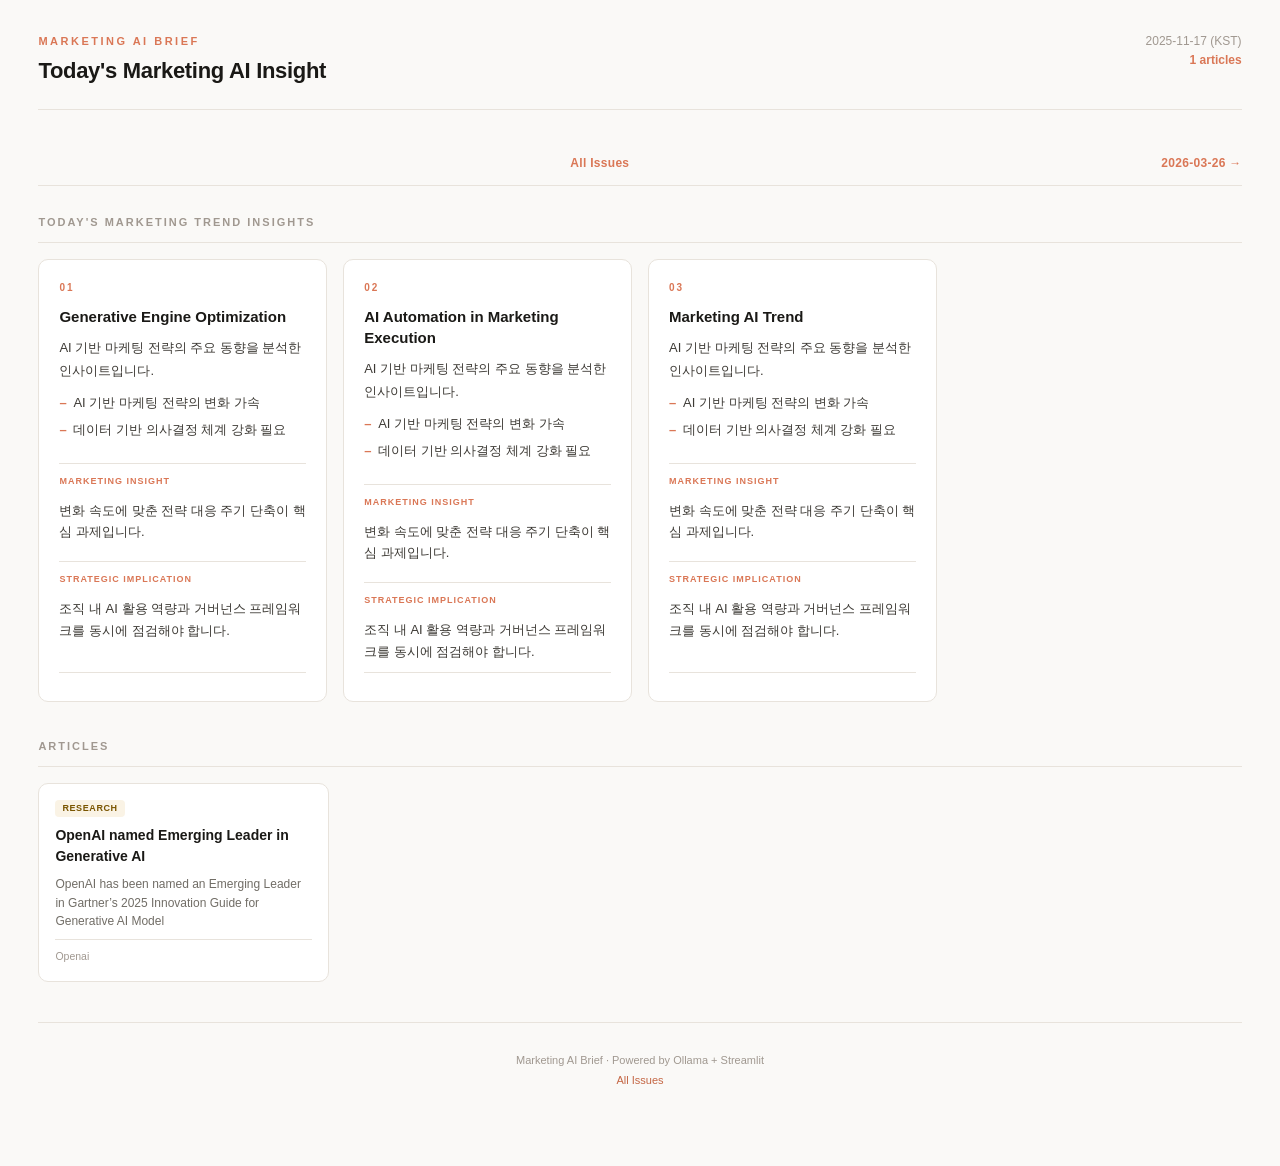
<file: docs/issues/2025-11-17.html>
<!DOCTYPE html>
<html lang="ko">
<head>
    <meta charset="utf-8">
    <meta name="viewport" content="width=device-width, initial-scale=1">
    <title>Marketing AI Brief — 2025-11-17</title>
    <link rel="stylesheet" href="../style.css?v=1776160220">
</head>
<body>
<div class="container">

    <header class="masthead">
        <div><p class="masthead-wordmark">Marketing AI Brief</p>
        <h1 class="masthead-title">Today's Marketing AI Insight</h1></div>
        <div class="masthead-right">
            <p class="masthead-date">2025-11-17 (KST)</p>
            <p class="masthead-count">1 articles</p>
        </div>
    </header>
    <nav class="nav">
        <span></span>
        <span class="nav-center"><a href="../index.html">All Issues</a></span>
        <a href="2026-03-26.html">2026-03-26 &rarr;</a>
    </nav>
    
    
    <p class="section-label">Today's Marketing Trend Insights</p>
    <div class="digest-grid">
        <div class="digest-card">
            <p class="digest-num">01</p>
            <h3 class="digest-title">Generative Engine Optimization</h3>
            <p class="digest-summary">AI 기반 마케팅 전략의 주요 동향을 분석한 인사이트입니다.</p>
            <ul class="digest-kp"><li>AI 기반 마케팅 전략의 변화 가속</li><li>데이터 기반 의사결정 체계 강화 필요</li></ul>
            <p class="digest-insight-label">Marketing Insight</p>
            <p class="digest-insight">변화 속도에 맞춘 전략 대응 주기 단축이 핵심 과제입니다.</p>
            <p class="digest-insight-label">Strategic Implication</p>
            <p class="digest-insight">조직 내 AI 활용 역량과 거버넌스 프레임워크를 동시에 점검해야 합니다.</p>
            <div class="digest-sources"></div>
        </div>
        <div class="digest-card">
            <p class="digest-num">02</p>
            <h3 class="digest-title">AI Automation in Marketing Execution</h3>
            <p class="digest-summary">AI 기반 마케팅 전략의 주요 동향을 분석한 인사이트입니다.</p>
            <ul class="digest-kp"><li>AI 기반 마케팅 전략의 변화 가속</li><li>데이터 기반 의사결정 체계 강화 필요</li></ul>
            <p class="digest-insight-label">Marketing Insight</p>
            <p class="digest-insight">변화 속도에 맞춘 전략 대응 주기 단축이 핵심 과제입니다.</p>
            <p class="digest-insight-label">Strategic Implication</p>
            <p class="digest-insight">조직 내 AI 활용 역량과 거버넌스 프레임워크를 동시에 점검해야 합니다.</p>
            <div class="digest-sources"></div>
        </div>
        <div class="digest-card">
            <p class="digest-num">03</p>
            <h3 class="digest-title">Marketing AI Trend</h3>
            <p class="digest-summary">AI 기반 마케팅 전략의 주요 동향을 분석한 인사이트입니다.</p>
            <ul class="digest-kp"><li>AI 기반 마케팅 전략의 변화 가속</li><li>데이터 기반 의사결정 체계 강화 필요</li></ul>
            <p class="digest-insight-label">Marketing Insight</p>
            <p class="digest-insight">변화 속도에 맞춘 전략 대응 주기 단축이 핵심 과제입니다.</p>
            <p class="digest-insight-label">Strategic Implication</p>
            <p class="digest-insight">조직 내 AI 활용 역량과 거버넌스 프레임워크를 동시에 점검해야 합니다.</p>
            <div class="digest-sources"></div>
        </div></div>
    
    <p class="section-label">Articles</p>
    <div class="article-grid">
        <div class="article-card">
            <div class="article-badges"><span class="badge badge-research">RESEARCH</span></div>
            <p class="article-title"><a href="https://openai.com/index/gartner-2025-emerging-leader" target="_blank">OpenAI named Emerging Leader in Generative AI</a></p>
            <p class="ai-tool-desc">OpenAI has been named an Emerging Leader in Gartner’s 2025 Innovation Guide for Generative AI Model </p>
            <div class="article-meta"><span>Openai</span></div>
        </div></div>
    <footer class="footer">
        <p>Marketing AI Brief &middot; Powered by Ollama + Streamlit</p>
        <p><a href="../index.html">All Issues</a></p>
    </footer>
</div>
</body>
</html>
</file>
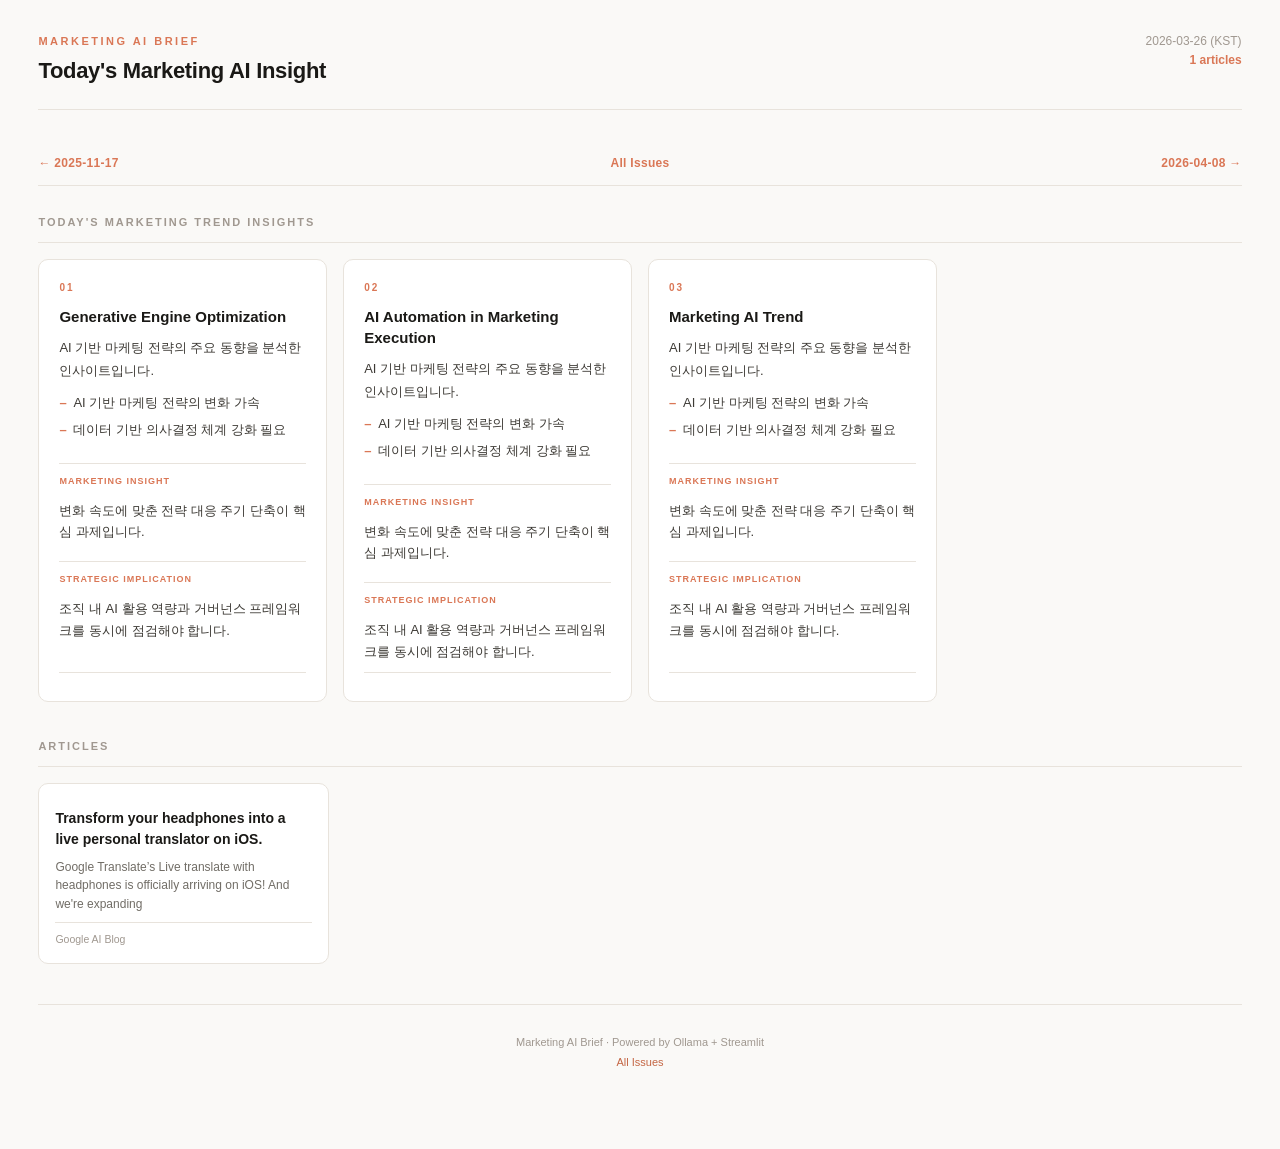
<file: docs/issues/2026-03-26.html>
<!DOCTYPE html>
<html lang="ko">
<head>
    <meta charset="utf-8">
    <meta name="viewport" content="width=device-width, initial-scale=1">
    <title>Marketing AI Brief — 2026-03-26</title>
    <link rel="stylesheet" href="../style.css?v=1776160220">
</head>
<body>
<div class="container">

    <header class="masthead">
        <div><p class="masthead-wordmark">Marketing AI Brief</p>
        <h1 class="masthead-title">Today's Marketing AI Insight</h1></div>
        <div class="masthead-right">
            <p class="masthead-date">2026-03-26 (KST)</p>
            <p class="masthead-count">1 articles</p>
        </div>
    </header>
    <nav class="nav">
        <a href="2025-11-17.html">&larr; 2025-11-17</a>
        <span class="nav-center"><a href="../index.html">All Issues</a></span>
        <a href="2026-04-08.html">2026-04-08 &rarr;</a>
    </nav>
    
    
    <p class="section-label">Today's Marketing Trend Insights</p>
    <div class="digest-grid">
        <div class="digest-card">
            <p class="digest-num">01</p>
            <h3 class="digest-title">Generative Engine Optimization</h3>
            <p class="digest-summary">AI 기반 마케팅 전략의 주요 동향을 분석한 인사이트입니다.</p>
            <ul class="digest-kp"><li>AI 기반 마케팅 전략의 변화 가속</li><li>데이터 기반 의사결정 체계 강화 필요</li></ul>
            <p class="digest-insight-label">Marketing Insight</p>
            <p class="digest-insight">변화 속도에 맞춘 전략 대응 주기 단축이 핵심 과제입니다.</p>
            <p class="digest-insight-label">Strategic Implication</p>
            <p class="digest-insight">조직 내 AI 활용 역량과 거버넌스 프레임워크를 동시에 점검해야 합니다.</p>
            <div class="digest-sources"></div>
        </div>
        <div class="digest-card">
            <p class="digest-num">02</p>
            <h3 class="digest-title">AI Automation in Marketing Execution</h3>
            <p class="digest-summary">AI 기반 마케팅 전략의 주요 동향을 분석한 인사이트입니다.</p>
            <ul class="digest-kp"><li>AI 기반 마케팅 전략의 변화 가속</li><li>데이터 기반 의사결정 체계 강화 필요</li></ul>
            <p class="digest-insight-label">Marketing Insight</p>
            <p class="digest-insight">변화 속도에 맞춘 전략 대응 주기 단축이 핵심 과제입니다.</p>
            <p class="digest-insight-label">Strategic Implication</p>
            <p class="digest-insight">조직 내 AI 활용 역량과 거버넌스 프레임워크를 동시에 점검해야 합니다.</p>
            <div class="digest-sources"></div>
        </div>
        <div class="digest-card">
            <p class="digest-num">03</p>
            <h3 class="digest-title">Marketing AI Trend</h3>
            <p class="digest-summary">AI 기반 마케팅 전략의 주요 동향을 분석한 인사이트입니다.</p>
            <ul class="digest-kp"><li>AI 기반 마케팅 전략의 변화 가속</li><li>데이터 기반 의사결정 체계 강화 필요</li></ul>
            <p class="digest-insight-label">Marketing Insight</p>
            <p class="digest-insight">변화 속도에 맞춘 전략 대응 주기 단축이 핵심 과제입니다.</p>
            <p class="digest-insight-label">Strategic Implication</p>
            <p class="digest-insight">조직 내 AI 활용 역량과 거버넌스 프레임워크를 동시에 점검해야 합니다.</p>
            <div class="digest-sources"></div>
        </div></div>
    
    <p class="section-label">Articles</p>
    <div class="article-grid">
        <div class="article-card">
            <div class="article-badges"></div>
            <p class="article-title"><a href="https://blog.google/products-and-platforms/products/translate/live-translate-with-headphones/" target="_blank">Transform your headphones into a live personal translator on iOS.</a></p>
            <p class="ai-tool-desc">Google Translate’s Live translate with headphones is officially arriving on iOS! And we&#x27;re expanding</p>
            <div class="article-meta"><span>Google AI Blog</span></div>
        </div></div>
    <footer class="footer">
        <p>Marketing AI Brief &middot; Powered by Ollama + Streamlit</p>
        <p><a href="../index.html">All Issues</a></p>
    </footer>
</div>
</body>
</html>
</file>
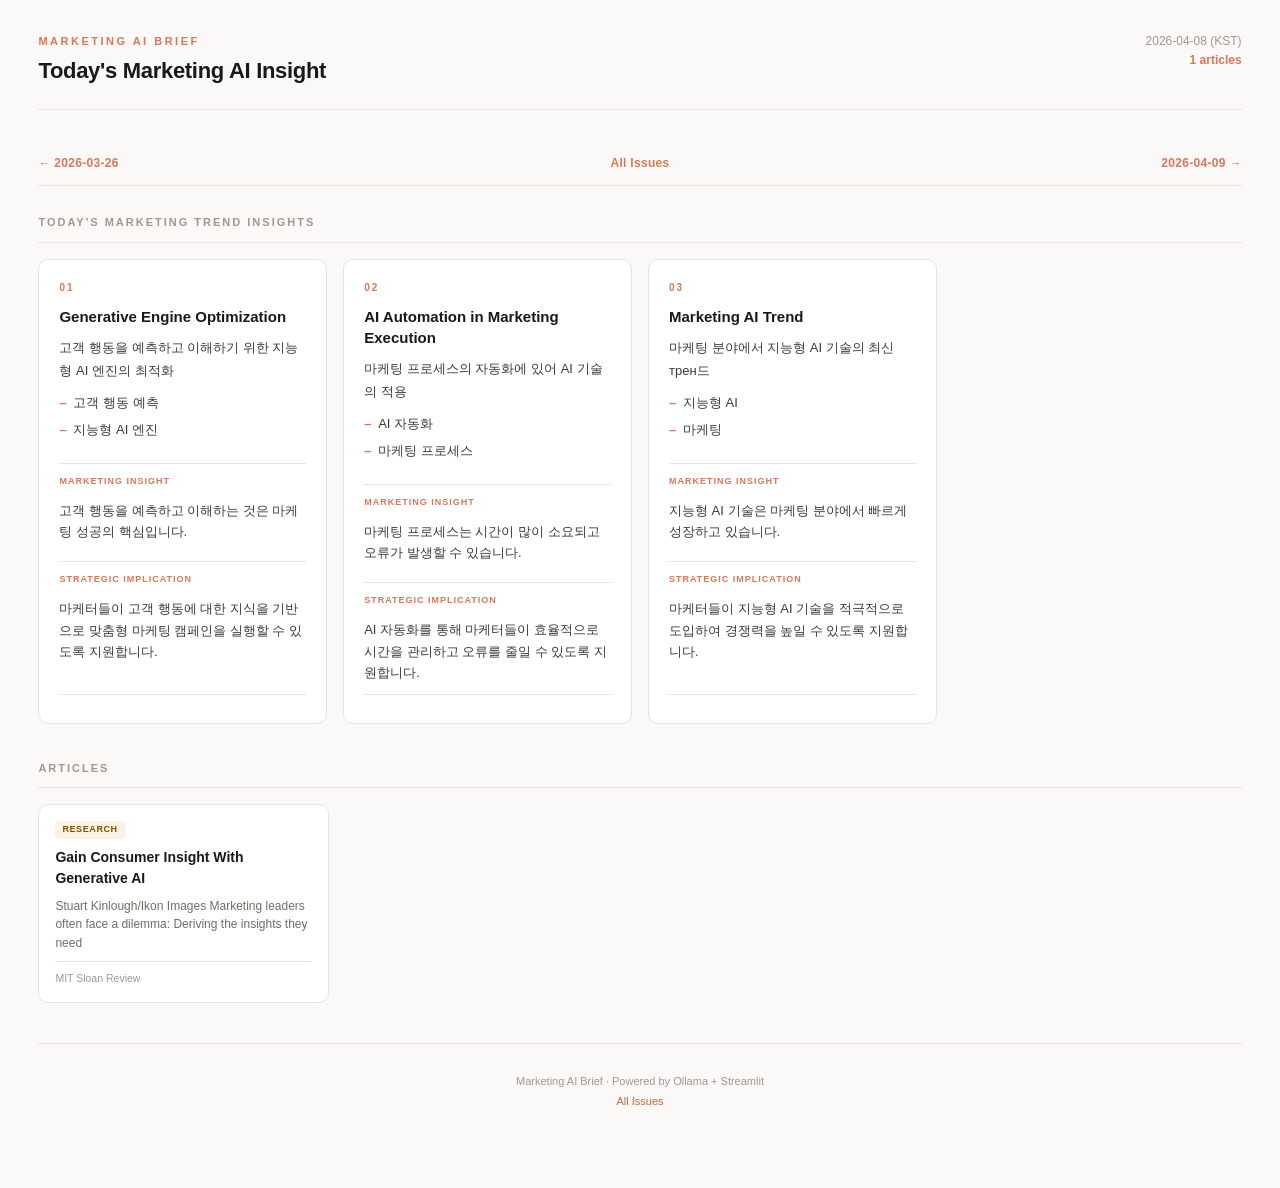
<file: docs/issues/2026-04-08.html>
<!DOCTYPE html>
<html lang="ko">
<head>
    <meta charset="utf-8">
    <meta name="viewport" content="width=device-width, initial-scale=1">
    <title>Marketing AI Brief — 2026-04-08</title>
    <link rel="stylesheet" href="../style.css?v=1776160220">
</head>
<body>
<div class="container">

    <header class="masthead">
        <div><p class="masthead-wordmark">Marketing AI Brief</p>
        <h1 class="masthead-title">Today's Marketing AI Insight</h1></div>
        <div class="masthead-right">
            <p class="masthead-date">2026-04-08 (KST)</p>
            <p class="masthead-count">1 articles</p>
        </div>
    </header>
    <nav class="nav">
        <a href="2026-03-26.html">&larr; 2026-03-26</a>
        <span class="nav-center"><a href="../index.html">All Issues</a></span>
        <a href="2026-04-09.html">2026-04-09 &rarr;</a>
    </nav>
    
    
    <p class="section-label">Today's Marketing Trend Insights</p>
    <div class="digest-grid">
        <div class="digest-card">
            <p class="digest-num">01</p>
            <h3 class="digest-title">Generative Engine Optimization</h3>
            <p class="digest-summary">고객 행동을 예측하고 이해하기 위한 지능형 AI 엔진의 최적화</p>
            <ul class="digest-kp"><li>고객 행동 예측</li><li>지능형 AI 엔진</li></ul>
            <p class="digest-insight-label">Marketing Insight</p>
            <p class="digest-insight">고객 행동을 예측하고 이해하는 것은 마케팅 성공의 핵심입니다.</p>
            <p class="digest-insight-label">Strategic Implication</p>
            <p class="digest-insight">마케터들이 고객 행동에 대한 지식을 기반으로 맞춤형 마케팅 캠페인을 실행할 수 있도록 지원합니다.</p>
            <div class="digest-sources"></div>
        </div>
        <div class="digest-card">
            <p class="digest-num">02</p>
            <h3 class="digest-title">AI Automation in Marketing Execution</h3>
            <p class="digest-summary">마케팅 프로세스의 자동화에 있어 AI 기술의 적용</p>
            <ul class="digest-kp"><li>AI 자동화</li><li>마케팅 프로세스</li></ul>
            <p class="digest-insight-label">Marketing Insight</p>
            <p class="digest-insight">마케팅 프로세스는 시간이 많이 소요되고 오류가 발생할 수 있습니다.</p>
            <p class="digest-insight-label">Strategic Implication</p>
            <p class="digest-insight">AI 자동화를 통해 마케터들이 효율적으로 시간을 관리하고 오류를 줄일 수 있도록 지원합니다.</p>
            <div class="digest-sources"></div>
        </div>
        <div class="digest-card">
            <p class="digest-num">03</p>
            <h3 class="digest-title">Marketing AI Trend</h3>
            <p class="digest-summary">마케팅 분야에서 지능형 AI 기술의 최신 трен드</p>
            <ul class="digest-kp"><li>지능형 AI</li><li>마케팅</li></ul>
            <p class="digest-insight-label">Marketing Insight</p>
            <p class="digest-insight">지능형 AI 기술은 마케팅 분야에서 빠르게 성장하고 있습니다.</p>
            <p class="digest-insight-label">Strategic Implication</p>
            <p class="digest-insight">마케터들이 지능형 AI 기술을 적극적으로 도입하여 경쟁력을 높일 수 있도록 지원합니다.</p>
            <div class="digest-sources"></div>
        </div></div>
    
    <p class="section-label">Articles</p>
    <div class="article-grid">
        <div class="article-card">
            <div class="article-badges"><span class="badge badge-research">RESEARCH</span></div>
            <p class="article-title"><a href="https://sloanreview.mit.edu/article/gain-consumer-insight-with-generative-ai/" target="_blank">Gain Consumer Insight With Generative AI</a></p>
            <p class="ai-tool-desc">Stuart Kinlough/Ikon Images Marketing leaders often face a dilemma: Deriving the insights they need </p>
            <div class="article-meta"><span>MIT Sloan Review</span></div>
        </div></div>
    <footer class="footer">
        <p>Marketing AI Brief &middot; Powered by Ollama + Streamlit</p>
        <p><a href="../index.html">All Issues</a></p>
    </footer>
</div>
</body>
</html>
</file>
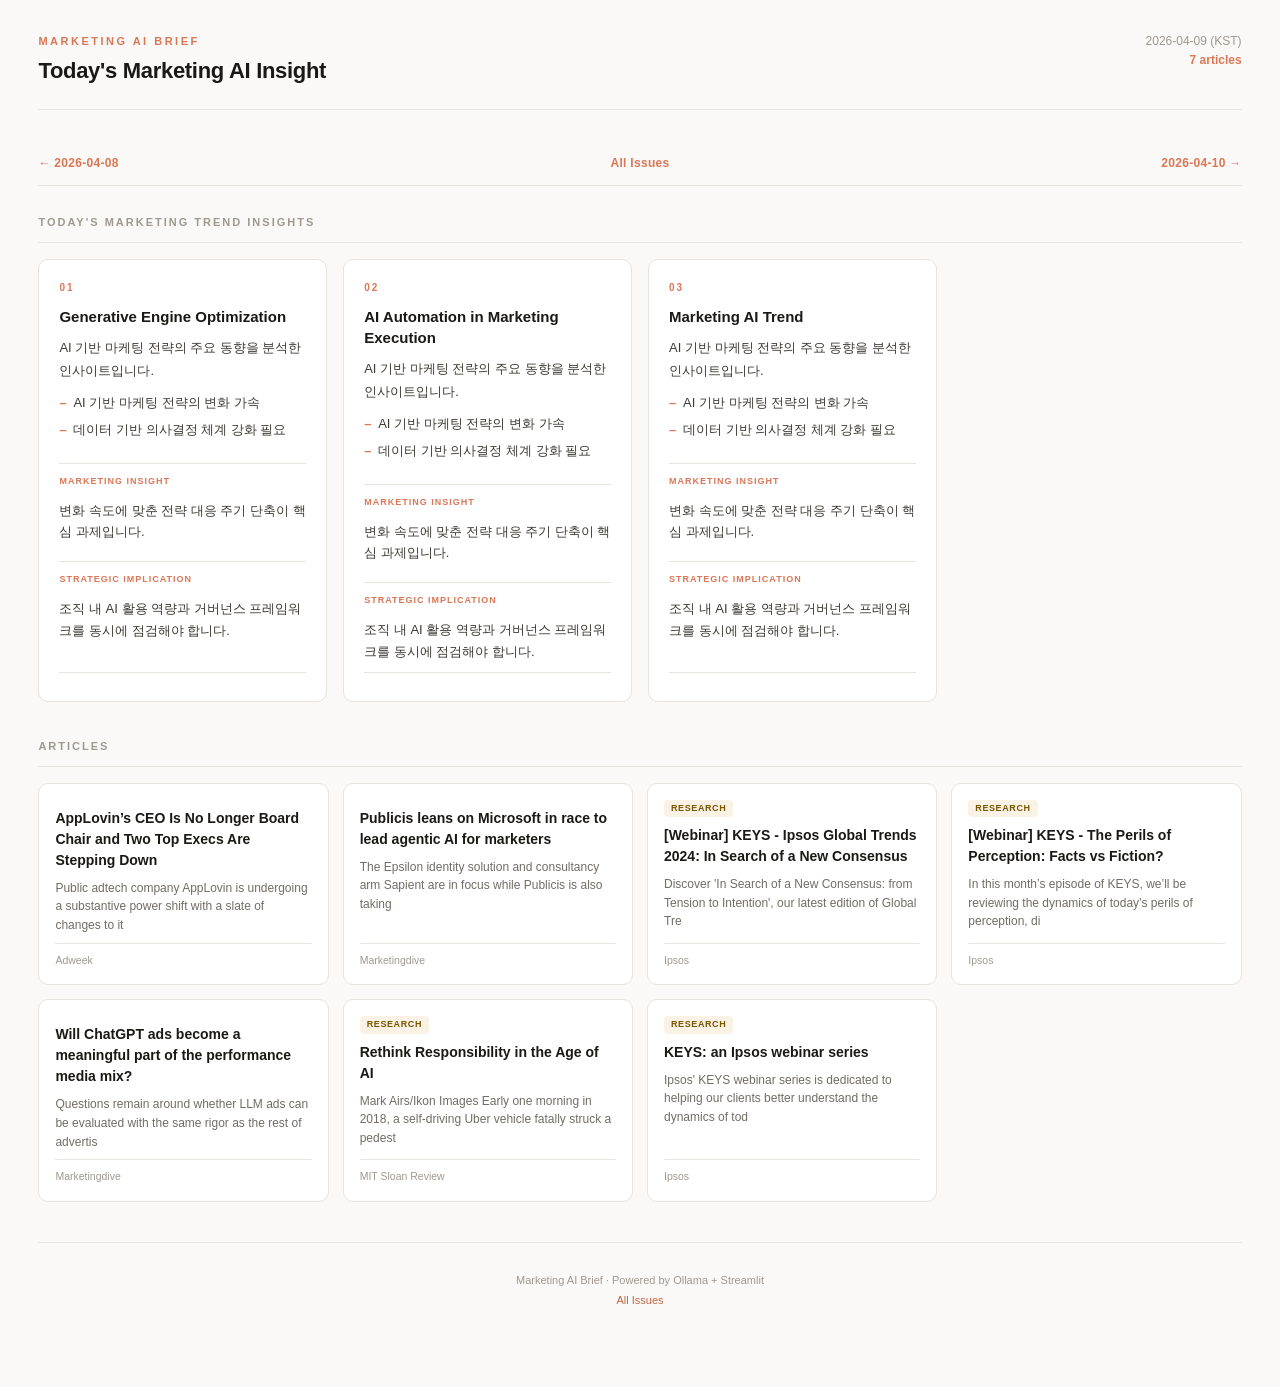
<file: docs/issues/2026-04-09.html>
<!DOCTYPE html>
<html lang="ko">
<head>
    <meta charset="utf-8">
    <meta name="viewport" content="width=device-width, initial-scale=1">
    <title>Marketing AI Brief — 2026-04-09</title>
    <link rel="stylesheet" href="../style.css?v=1776160220">
</head>
<body>
<div class="container">

    <header class="masthead">
        <div><p class="masthead-wordmark">Marketing AI Brief</p>
        <h1 class="masthead-title">Today's Marketing AI Insight</h1></div>
        <div class="masthead-right">
            <p class="masthead-date">2026-04-09 (KST)</p>
            <p class="masthead-count">7 articles</p>
        </div>
    </header>
    <nav class="nav">
        <a href="2026-04-08.html">&larr; 2026-04-08</a>
        <span class="nav-center"><a href="../index.html">All Issues</a></span>
        <a href="2026-04-10.html">2026-04-10 &rarr;</a>
    </nav>
    
    
    <p class="section-label">Today's Marketing Trend Insights</p>
    <div class="digest-grid">
        <div class="digest-card">
            <p class="digest-num">01</p>
            <h3 class="digest-title">Generative Engine Optimization</h3>
            <p class="digest-summary">AI 기반 마케팅 전략의 주요 동향을 분석한 인사이트입니다.</p>
            <ul class="digest-kp"><li>AI 기반 마케팅 전략의 변화 가속</li><li>데이터 기반 의사결정 체계 강화 필요</li></ul>
            <p class="digest-insight-label">Marketing Insight</p>
            <p class="digest-insight">변화 속도에 맞춘 전략 대응 주기 단축이 핵심 과제입니다.</p>
            <p class="digest-insight-label">Strategic Implication</p>
            <p class="digest-insight">조직 내 AI 활용 역량과 거버넌스 프레임워크를 동시에 점검해야 합니다.</p>
            <div class="digest-sources"></div>
        </div>
        <div class="digest-card">
            <p class="digest-num">02</p>
            <h3 class="digest-title">AI Automation in Marketing Execution</h3>
            <p class="digest-summary">AI 기반 마케팅 전략의 주요 동향을 분석한 인사이트입니다.</p>
            <ul class="digest-kp"><li>AI 기반 마케팅 전략의 변화 가속</li><li>데이터 기반 의사결정 체계 강화 필요</li></ul>
            <p class="digest-insight-label">Marketing Insight</p>
            <p class="digest-insight">변화 속도에 맞춘 전략 대응 주기 단축이 핵심 과제입니다.</p>
            <p class="digest-insight-label">Strategic Implication</p>
            <p class="digest-insight">조직 내 AI 활용 역량과 거버넌스 프레임워크를 동시에 점검해야 합니다.</p>
            <div class="digest-sources"></div>
        </div>
        <div class="digest-card">
            <p class="digest-num">03</p>
            <h3 class="digest-title">Marketing AI Trend</h3>
            <p class="digest-summary">AI 기반 마케팅 전략의 주요 동향을 분석한 인사이트입니다.</p>
            <ul class="digest-kp"><li>AI 기반 마케팅 전략의 변화 가속</li><li>데이터 기반 의사결정 체계 강화 필요</li></ul>
            <p class="digest-insight-label">Marketing Insight</p>
            <p class="digest-insight">변화 속도에 맞춘 전략 대응 주기 단축이 핵심 과제입니다.</p>
            <p class="digest-insight-label">Strategic Implication</p>
            <p class="digest-insight">조직 내 AI 활용 역량과 거버넌스 프레임워크를 동시에 점검해야 합니다.</p>
            <div class="digest-sources"></div>
        </div></div>
    
    <p class="section-label">Articles</p>
    <div class="article-grid">
        <div class="article-card">
            <div class="article-badges"></div>
            <p class="article-title"><a href="https://www.adweek.com/media/applovins-ceo-is-no-longer-board-chair-and-two-top-execs-are-stepping-down/" target="_blank">AppLovin’s CEO Is No Longer Board Chair and Two Top Execs Are Stepping Down</a></p>
            <p class="ai-tool-desc">Public adtech company AppLovin is undergoing a substantive power shift with a slate of changes to it</p>
            <div class="article-meta"><span>Adweek</span></div>
        </div>
        <div class="article-card">
            <div class="article-badges"></div>
            <p class="article-title"><a href="https://www.marketingdive.com/news/publicis-race-to-lead-in-agentic-ai-gets-a-boost-from-microsoft/817060/" target="_blank">Publicis leans on Microsoft in race to lead agentic AI for marketers</a></p>
            <p class="ai-tool-desc">The Epsilon identity solution and consultancy arm Sapient are in focus while Publicis is also taking</p>
            <div class="article-meta"><span>Marketingdive</span></div>
        </div>
        <div class="article-card">
            <div class="article-badges"><span class="badge badge-research">RESEARCH</span></div>
            <p class="article-title"><a href="https://www.ipsos.com/en/webinar-keys-ipsos-global-trends-2024-search-new-consensus" target="_blank">[Webinar] KEYS - Ipsos Global Trends 2024: In Search of a New Consensus</a></p>
            <p class="ai-tool-desc">Discover &#x27;In Search of a New Consensus: from Tension to Intention&#x27;, our latest edition of Global Tre</p>
            <div class="article-meta"><span>Ipsos</span></div>
        </div>
        <div class="article-card">
            <div class="article-badges"><span class="badge badge-research">RESEARCH</span></div>
            <p class="article-title"><a href="https://www.ipsos.com/en/webinar-keys-perils-perception-facts-vs-fiction" target="_blank">[Webinar] KEYS - The Perils of Perception: Facts vs Fiction?</a></p>
            <p class="ai-tool-desc">In this month’s episode of KEYS, we’ll be reviewing the dynamics of today’s perils of perception, di</p>
            <div class="article-meta"><span>Ipsos</span></div>
        </div>
        <div class="article-card">
            <div class="article-badges"></div>
            <p class="article-title"><a href="https://www.marketingdive.com/news/will-chatgpt-ads-become-a-meaningful-part-of-the-performance-media-mix/816743/" target="_blank">Will ChatGPT ads become a meaningful part of the performance media mix?</a></p>
            <p class="ai-tool-desc">Questions remain around whether LLM ads can be evaluated with the same rigor as the rest of advertis</p>
            <div class="article-meta"><span>Marketingdive</span></div>
        </div>
        <div class="article-card">
            <div class="article-badges"><span class="badge badge-research">RESEARCH</span></div>
            <p class="article-title"><a href="https://sloanreview.mit.edu/article/rethink-responsibility-in-the-age-of-ai/" target="_blank">﻿Rethink ﻿Responsibility in the Age of AI</a></p>
            <p class="ai-tool-desc">Mark Airs/Ikon Images Early one morning in 2018, a self-driving Uber vehicle fatally struck a pedest</p>
            <div class="article-meta"><span>MIT Sloan Review</span></div>
        </div>
        <div class="article-card">
            <div class="article-badges"><span class="badge badge-research">RESEARCH</span></div>
            <p class="article-title"><a href="https://www.ipsos.com/en/keys-ipsos-webinar-series" target="_blank">KEYS: an Ipsos webinar series</a></p>
            <p class="ai-tool-desc">Ipsos&#x27; KEYS webinar series is dedicated to helping our clients better understand the dynamics of tod</p>
            <div class="article-meta"><span>Ipsos</span></div>
        </div></div>
    <footer class="footer">
        <p>Marketing AI Brief &middot; Powered by Ollama + Streamlit</p>
        <p><a href="../index.html">All Issues</a></p>
    </footer>
</div>
</body>
</html>
</file>
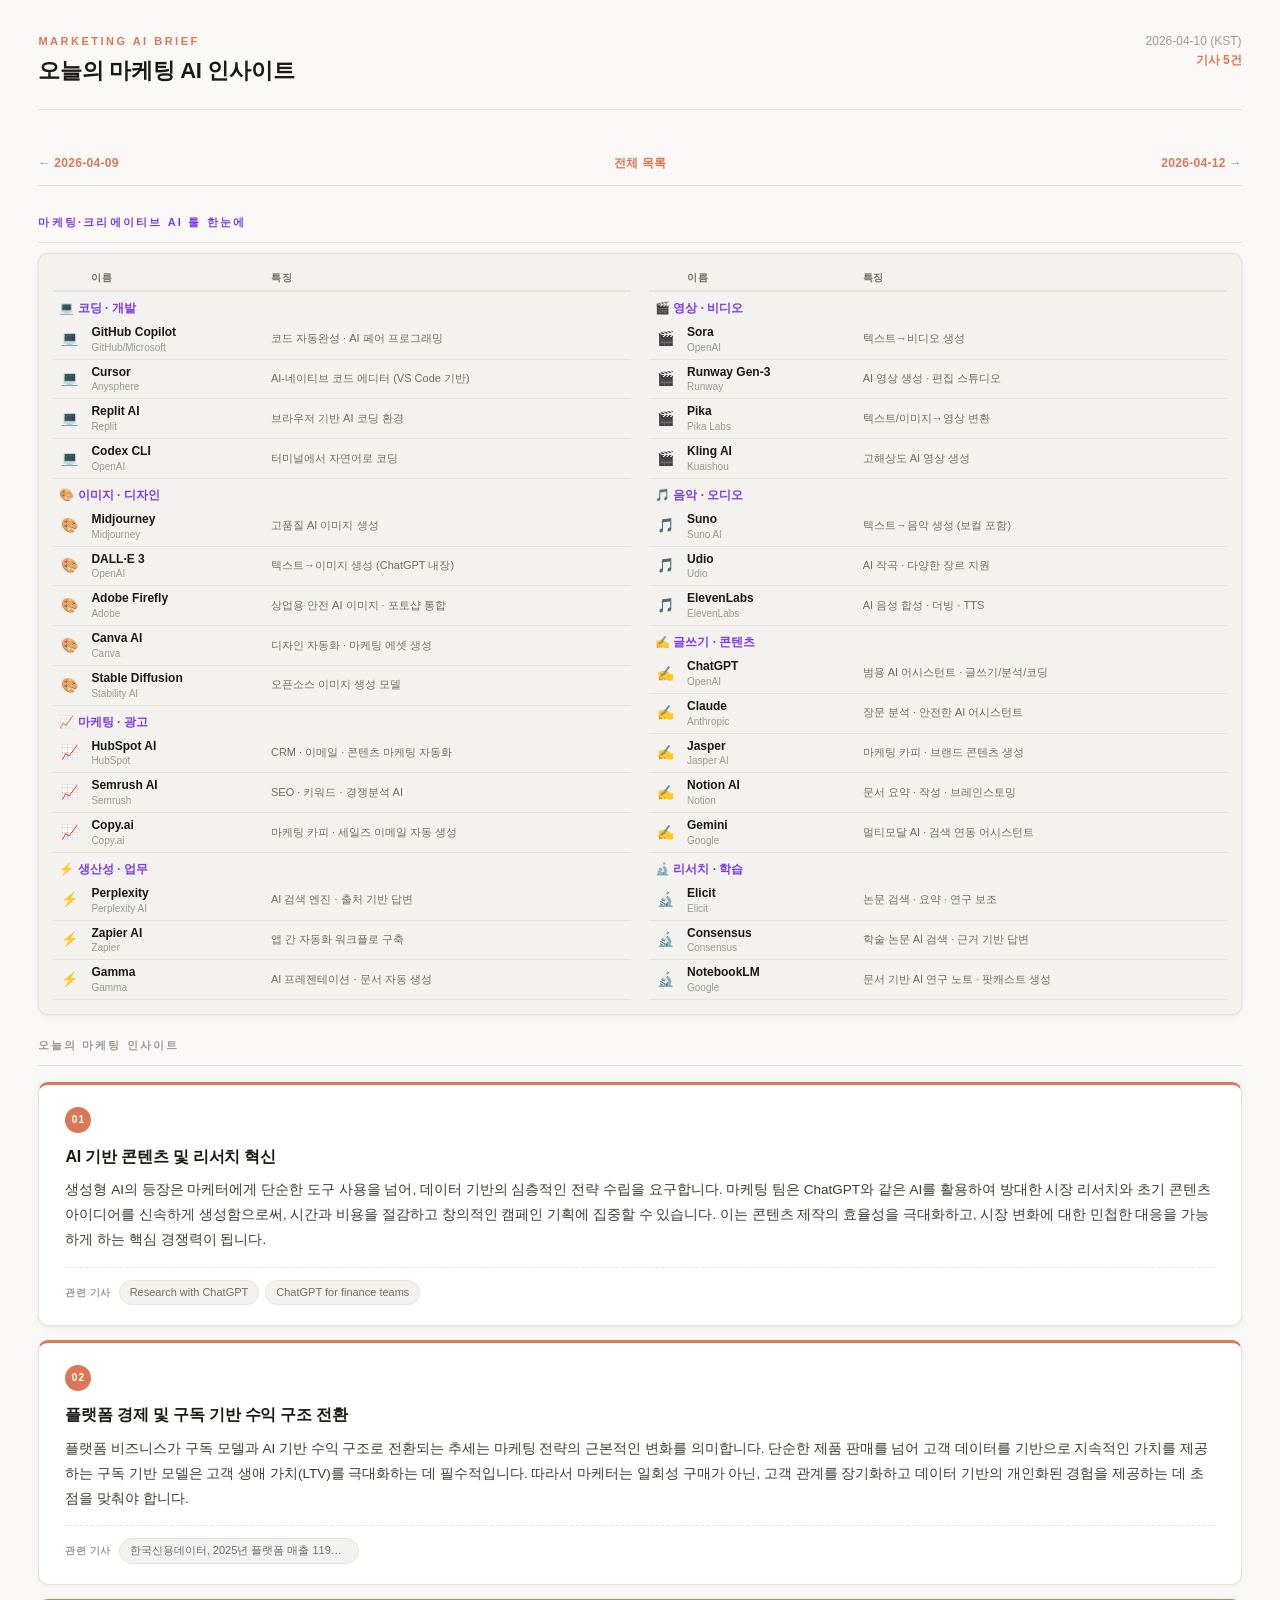
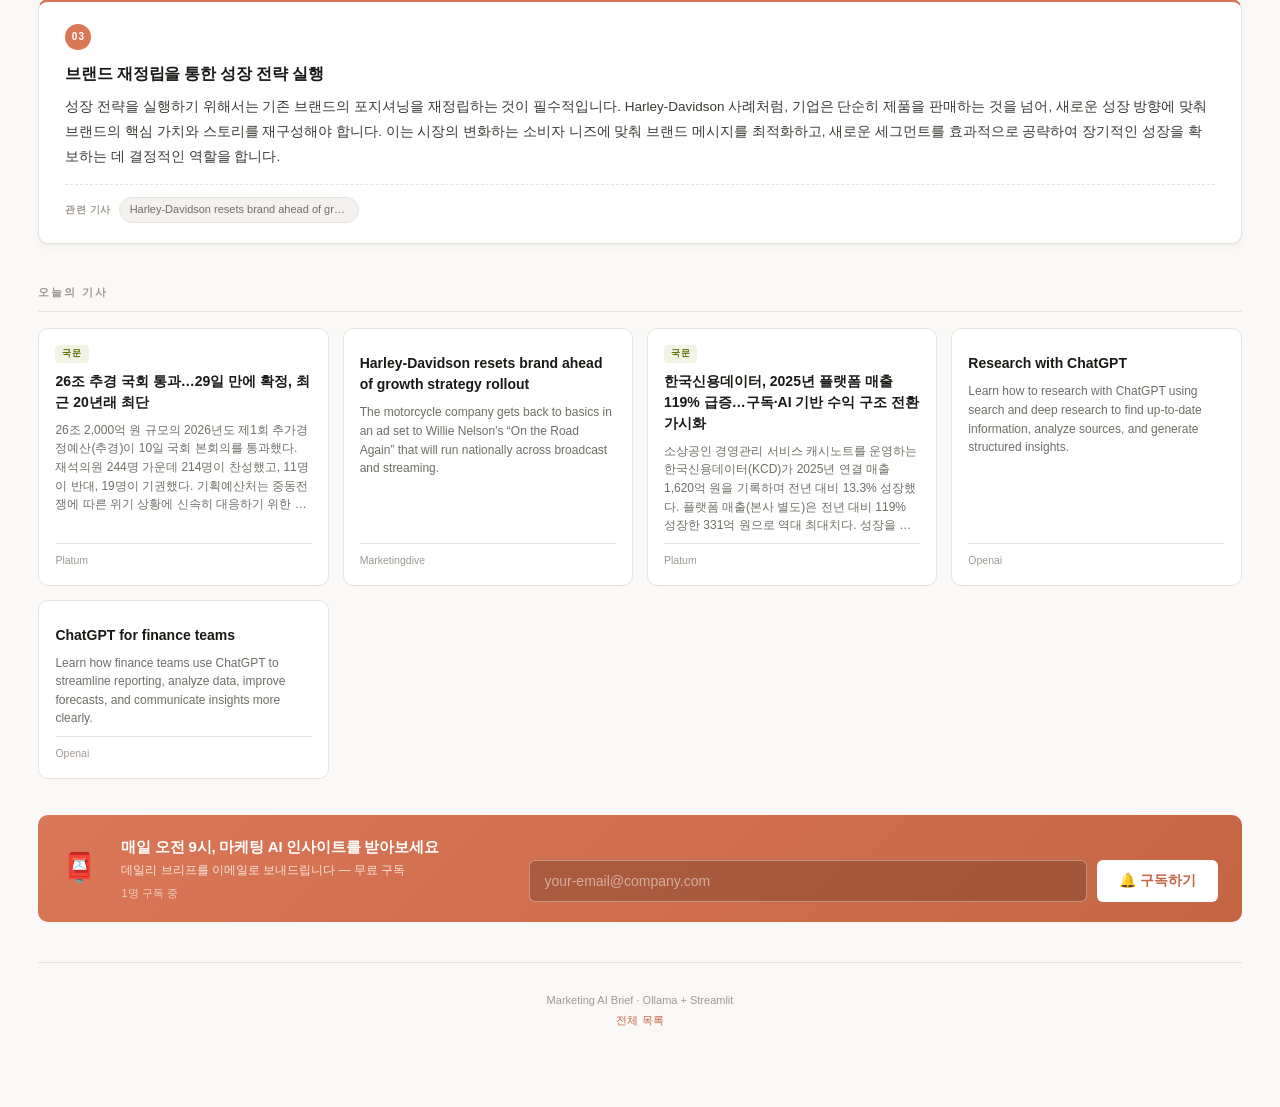
<file: docs/issues/2026-04-10.html>
<!DOCTYPE html>
<html lang="ko">
<head>
    <meta charset="utf-8">
    <meta name="viewport" content="width=device-width, initial-scale=1">
    <title>Marketing AI Brief — 2026-04-10</title>
    <link rel="stylesheet" href="../style.css?v=1776160220">
</head>
<body>
<div class="container">

    <header class="masthead">
        <div><p class="masthead-wordmark">Marketing AI Brief</p>
        <h1 class="masthead-title">오늘의 마케팅 AI 인사이트</h1></div>
        <div class="masthead-right">
            <p class="masthead-date">2026-04-10 (KST)</p>
            <p class="masthead-count">기사 5건</p>
        </div>
    </header>
    <nav class="nav">
        <a href="2026-04-09.html">&larr; 2026-04-09</a>
        <span class="nav-center"><a href="../index.html">전체 목록</a></span>
        <a href="2026-04-12.html">2026-04-12 &rarr;</a>
    </nav>
    
    <p class="section-label section-label-hero">마케팅·크리에이티브 AI 툴 한눈에</p>
    <div class="tool-dir-wrap tool-dir-hero tool-dir-hero--grid">
        <div class="tool-dir-cols" role="presentation">
            <div class="tool-dir-col">
                <table class="tool-dir-table tool-dir-table--compact" aria-label="AI 툴 목록 (1/2)">
                    <thead><tr><th class="dir-th-icon"></th><th>이름</th><th>특징</th></tr></thead>
                    <tbody><tr class="dir-cat-row"><td colspan="3">💻 코딩 · 개발</td></tr><tr>
                <td class="dir-icon">💻</td>
                <td class="dir-name"><a href="https://github.com/features/copilot" target="_blank">GitHub Copilot</a><span class="dir-maker">GitHub/Microsoft</span></td>
                <td class="dir-desc">코드 자동완성 · AI 페어 프로그래밍</td>
            </tr><tr>
                <td class="dir-icon">💻</td>
                <td class="dir-name"><a href="https://cursor.com" target="_blank">Cursor</a><span class="dir-maker">Anysphere</span></td>
                <td class="dir-desc">AI-네이티브 코드 에디터 (VS Code 기반)</td>
            </tr><tr>
                <td class="dir-icon">💻</td>
                <td class="dir-name"><a href="https://replit.com" target="_blank">Replit AI</a><span class="dir-maker">Replit</span></td>
                <td class="dir-desc">브라우저 기반 AI 코딩 환경</td>
            </tr><tr>
                <td class="dir-icon">💻</td>
                <td class="dir-name"><a href="https://openai.com/index/codex/" target="_blank">Codex CLI</a><span class="dir-maker">OpenAI</span></td>
                <td class="dir-desc">터미널에서 자연어로 코딩</td>
            </tr><tr class="dir-cat-row"><td colspan="3">🎨 이미지 · 디자인</td></tr><tr>
                <td class="dir-icon">🎨</td>
                <td class="dir-name"><a href="https://midjourney.com" target="_blank">Midjourney</a><span class="dir-maker">Midjourney</span></td>
                <td class="dir-desc">고품질 AI 이미지 생성</td>
            </tr><tr>
                <td class="dir-icon">🎨</td>
                <td class="dir-name"><a href="https://openai.com/dall-e-3" target="_blank">DALL·E 3</a><span class="dir-maker">OpenAI</span></td>
                <td class="dir-desc">텍스트→이미지 생성 (ChatGPT 내장)</td>
            </tr><tr>
                <td class="dir-icon">🎨</td>
                <td class="dir-name"><a href="https://firefly.adobe.com" target="_blank">Adobe Firefly</a><span class="dir-maker">Adobe</span></td>
                <td class="dir-desc">상업용 안전 AI 이미지 · 포토샵 통합</td>
            </tr><tr>
                <td class="dir-icon">🎨</td>
                <td class="dir-name"><a href="https://canva.com" target="_blank">Canva AI</a><span class="dir-maker">Canva</span></td>
                <td class="dir-desc">디자인 자동화 · 마케팅 에셋 생성</td>
            </tr><tr>
                <td class="dir-icon">🎨</td>
                <td class="dir-name"><a href="https://stability.ai" target="_blank">Stable Diffusion</a><span class="dir-maker">Stability AI</span></td>
                <td class="dir-desc">오픈소스 이미지 생성 모델</td>
            </tr><tr class="dir-cat-row"><td colspan="3">📈 마케팅 · 광고</td></tr><tr>
                <td class="dir-icon">📈</td>
                <td class="dir-name"><a href="https://hubspot.com" target="_blank">HubSpot AI</a><span class="dir-maker">HubSpot</span></td>
                <td class="dir-desc">CRM · 이메일 · 콘텐츠 마케팅 자동화</td>
            </tr><tr>
                <td class="dir-icon">📈</td>
                <td class="dir-name"><a href="https://semrush.com" target="_blank">Semrush AI</a><span class="dir-maker">Semrush</span></td>
                <td class="dir-desc">SEO · 키워드 · 경쟁분석 AI</td>
            </tr><tr>
                <td class="dir-icon">📈</td>
                <td class="dir-name"><a href="https://copy.ai" target="_blank">Copy.ai</a><span class="dir-maker">Copy.ai</span></td>
                <td class="dir-desc">마케팅 카피 · 세일즈 이메일 자동 생성</td>
            </tr><tr class="dir-cat-row"><td colspan="3">⚡ 생산성 · 업무</td></tr><tr>
                <td class="dir-icon">⚡</td>
                <td class="dir-name"><a href="https://perplexity.ai" target="_blank">Perplexity</a><span class="dir-maker">Perplexity AI</span></td>
                <td class="dir-desc">AI 검색 엔진 · 출처 기반 답변</td>
            </tr><tr>
                <td class="dir-icon">⚡</td>
                <td class="dir-name"><a href="https://zapier.com" target="_blank">Zapier AI</a><span class="dir-maker">Zapier</span></td>
                <td class="dir-desc">앱 간 자동화 워크플로 구축</td>
            </tr><tr>
                <td class="dir-icon">⚡</td>
                <td class="dir-name"><a href="https://gamma.app" target="_blank">Gamma</a><span class="dir-maker">Gamma</span></td>
                <td class="dir-desc">AI 프레젠테이션 · 문서 자동 생성</td>
            </tr></tbody>
                </table>
            </div>
            <div class="tool-dir-col">
                <table class="tool-dir-table tool-dir-table--compact" aria-label="AI 툴 목록 (2/2)">
                    <thead><tr><th class="dir-th-icon"></th><th>이름</th><th>특징</th></tr></thead>
                    <tbody><tr class="dir-cat-row"><td colspan="3">🎬 영상 · 비디오</td></tr><tr>
                <td class="dir-icon">🎬</td>
                <td class="dir-name"><a href="https://openai.com/sora" target="_blank">Sora</a><span class="dir-maker">OpenAI</span></td>
                <td class="dir-desc">텍스트→비디오 생성</td>
            </tr><tr>
                <td class="dir-icon">🎬</td>
                <td class="dir-name"><a href="https://runway.ml" target="_blank">Runway Gen-3</a><span class="dir-maker">Runway</span></td>
                <td class="dir-desc">AI 영상 생성 · 편집 스튜디오</td>
            </tr><tr>
                <td class="dir-icon">🎬</td>
                <td class="dir-name"><a href="https://pika.art" target="_blank">Pika</a><span class="dir-maker">Pika Labs</span></td>
                <td class="dir-desc">텍스트/이미지→영상 변환</td>
            </tr><tr>
                <td class="dir-icon">🎬</td>
                <td class="dir-name"><a href="https://kling.kuaishou.com" target="_blank">Kling AI</a><span class="dir-maker">Kuaishou</span></td>
                <td class="dir-desc">고해상도 AI 영상 생성</td>
            </tr><tr class="dir-cat-row"><td colspan="3">🎵 음악 · 오디오</td></tr><tr>
                <td class="dir-icon">🎵</td>
                <td class="dir-name"><a href="https://suno.com" target="_blank">Suno</a><span class="dir-maker">Suno AI</span></td>
                <td class="dir-desc">텍스트→음악 생성 (보컬 포함)</td>
            </tr><tr>
                <td class="dir-icon">🎵</td>
                <td class="dir-name"><a href="https://udio.com" target="_blank">Udio</a><span class="dir-maker">Udio</span></td>
                <td class="dir-desc">AI 작곡 · 다양한 장르 지원</td>
            </tr><tr>
                <td class="dir-icon">🎵</td>
                <td class="dir-name"><a href="https://elevenlabs.io" target="_blank">ElevenLabs</a><span class="dir-maker">ElevenLabs</span></td>
                <td class="dir-desc">AI 음성 합성 · 더빙 · TTS</td>
            </tr><tr class="dir-cat-row"><td colspan="3">✍️ 글쓰기 · 콘텐츠</td></tr><tr>
                <td class="dir-icon">✍️</td>
                <td class="dir-name"><a href="https://chat.openai.com" target="_blank">ChatGPT</a><span class="dir-maker">OpenAI</span></td>
                <td class="dir-desc">범용 AI 어시스턴트 · 글쓰기/분석/코딩</td>
            </tr><tr>
                <td class="dir-icon">✍️</td>
                <td class="dir-name"><a href="https://claude.ai" target="_blank">Claude</a><span class="dir-maker">Anthropic</span></td>
                <td class="dir-desc">장문 분석 · 안전한 AI 어시스턴트</td>
            </tr><tr>
                <td class="dir-icon">✍️</td>
                <td class="dir-name"><a href="https://jasper.ai" target="_blank">Jasper</a><span class="dir-maker">Jasper AI</span></td>
                <td class="dir-desc">마케팅 카피 · 브랜드 콘텐츠 생성</td>
            </tr><tr>
                <td class="dir-icon">✍️</td>
                <td class="dir-name"><a href="https://notion.so/product/ai" target="_blank">Notion AI</a><span class="dir-maker">Notion</span></td>
                <td class="dir-desc">문서 요약 · 작성 · 브레인스토밍</td>
            </tr><tr>
                <td class="dir-icon">✍️</td>
                <td class="dir-name"><a href="https://gemini.google.com" target="_blank">Gemini</a><span class="dir-maker">Google</span></td>
                <td class="dir-desc">멀티모달 AI · 검색 연동 어시스턴트</td>
            </tr><tr class="dir-cat-row"><td colspan="3">🔬 리서치 · 학습</td></tr><tr>
                <td class="dir-icon">🔬</td>
                <td class="dir-name"><a href="https://elicit.com" target="_blank">Elicit</a><span class="dir-maker">Elicit</span></td>
                <td class="dir-desc">논문 검색 · 요약 · 연구 보조</td>
            </tr><tr>
                <td class="dir-icon">🔬</td>
                <td class="dir-name"><a href="https://consensus.app" target="_blank">Consensus</a><span class="dir-maker">Consensus</span></td>
                <td class="dir-desc">학술 논문 AI 검색 · 근거 기반 답변</td>
            </tr><tr>
                <td class="dir-icon">🔬</td>
                <td class="dir-name"><a href="https://notebooklm.google.com" target="_blank">NotebookLM</a><span class="dir-maker">Google</span></td>
                <td class="dir-desc">문서 기반 AI 연구 노트 · 팟캐스트 생성</td>
            </tr></tbody>
                </table>
            </div>
        </div>
    </div>
    
    
    <p class="section-label">오늘의 마케팅 인사이트</p>
    <div class="insight-cards">
        <div class="insight-card">
            <div class="ins-card-header">
                <span class="ins-badge">01</span>
                
            </div>
            <h3 class="ins-title">AI 기반 콘텐츠 및 리서치 혁신</h3>
            
            <p class="ins-text">생성형 AI의 등장은 마케터에게 단순한 도구 사용을 넘어, 데이터 기반의 심층적인 전략 수립을 요구합니다. 마케팅 팀은 ChatGPT와 같은 AI를 활용하여 방대한 시장 리서치와 초기 콘텐츠 아이디어를 신속하게 생성함으로써, 시간과 비용을 절감하고 창의적인 캠페인 기획에 집중할 수 있습니다. 이는 콘텐츠 제작의 효율성을 극대화하고, 시장 변화에 대한 민첩한 대응을 가능하게 하는 핵심 경쟁력이 됩니다.</p>
            <div class="ins-sources"><span class="ins-src-label">관련 기사</span><span class="ins-src">Research with ChatGPT</span><span class="ins-src">ChatGPT for finance teams</span></div>
        </div>
        <div class="insight-card">
            <div class="ins-card-header">
                <span class="ins-badge">02</span>
                
            </div>
            <h3 class="ins-title">플랫폼 경제 및 구독 기반 수익 구조 전환</h3>
            
            <p class="ins-text">플랫폼 비즈니스가 구독 모델과 AI 기반 수익 구조로 전환되는 추세는 마케팅 전략의 근본적인 변화를 의미합니다. 단순한 제품 판매를 넘어 고객 데이터를 기반으로 지속적인 가치를 제공하는 구독 기반 모델은 고객 생애 가치(LTV)를 극대화하는 데 필수적입니다. 따라서 마케터는 일회성 구매가 아닌, 고객 관계를 장기화하고 데이터 기반의 개인화된 경험을 제공하는 데 초점을 맞춰야 합니다.</p>
            <div class="ins-sources"><span class="ins-src-label">관련 기사</span><span class="ins-src">한국신용데이터, 2025년 플랫폼 매출 119% 급증…구독·AI 기반 수익 구조 전환 가시화</span></div>
        </div>
        <div class="insight-card">
            <div class="ins-card-header">
                <span class="ins-badge">03</span>
                
            </div>
            <h3 class="ins-title">브랜드 재정립을 통한 성장 전략 실행</h3>
            
            <p class="ins-text">성장 전략을 실행하기 위해서는 기존 브랜드의 포지셔닝을 재정립하는 것이 필수적입니다. Harley-Davidson 사례처럼, 기업은 단순히 제품을 판매하는 것을 넘어, 새로운 성장 방향에 맞춰 브랜드의 핵심 가치와 스토리를 재구성해야 합니다. 이는 시장의 변화하는 소비자 니즈에 맞춰 브랜드 메시지를 최적화하고, 새로운 세그먼트를 효과적으로 공략하여 장기적인 성장을 확보하는 데 결정적인 역할을 합니다.</p>
            <div class="ins-sources"><span class="ins-src-label">관련 기사</span><span class="ins-src">Harley-Davidson resets brand ahead of growth strategy r</span></div>
        </div></div>
    
    <p class="section-label">오늘의 기사</p>
    <div class="article-grid">
        <div class="article-card">
            <div class="article-badges"><span class="badge badge-ko">국문</span></div>
            <p class="article-title"><a href="https://platum.kr/archives/285149?utm_source=rss&amp;utm_medium=rss&amp;utm_campaign=26%25ec%25a1%25b0-%25ec%25b6%2594%25ea%25b2%25bd-%25ea%25b5%25ad%25ed%259a%258c-%25ed%2586%25b5%25ea%25b3%25bc29%25ec%259d%25bc-%25eb%25a7%258c%25ec%2597%2590-%25ed%2599%2595%25ec%25a0%2595-%25ec%25b5%259c%25ea%25b7%25bc-20%25eb%2585%2584%25eb%259e%2598-%25ec%25b5%259c%25eb%258b%25a8" target="_blank">26조 추경 국회 통과…29일 만에 확정, 최근 20년래 최단</a></p>
            <p class="ai-tool-desc">26조 2,000억 원 규모의 2026년도 제1회 추가경정예산(추경)이 10일 국회 본회의를 통과했다. 재석의원 244명 가운데 214명이 찬성했고, 11명이 반대, 19명이 기권했다. 기획예산처는 중동전쟁에 따른 위기 상황에 신속히 대응하기 위한 이번 추경안이 국회 본회의에서 의결·확정됐다고 밝혔다. 정부안 편성부터 국회 통과까지 걸린 기간은 29일로, </p>
            <div class="article-meta"><span>Platum</span></div>
        </div>
        <div class="article-card">
            <div class="article-badges"></div>
            <p class="article-title"><a href="https://www.marketingdive.com/news/harley-davidson-resets-brand-ahead-of-growth-strategy-rollout/817193/" target="_blank">Harley-Davidson resets brand ahead of growth strategy rollout</a></p>
            <p class="ai-tool-desc">The motorcycle company gets back to basics in an ad set to Willie Nelson’s “On the Road Again” that will run nationally across broadcast and streaming.</p>
            <div class="article-meta"><span>Marketingdive</span></div>
        </div>
        <div class="article-card">
            <div class="article-badges"><span class="badge badge-ko">국문</span></div>
            <p class="article-title"><a href="https://platum.kr/archives/285140?utm_source=rss&amp;utm_medium=rss&amp;utm_campaign=%25ed%2595%259c%25ea%25b5%25ad%25ec%258b%25a0%25ec%259a%25a9%25eb%258d%25b0%25ec%259d%25b4%25ed%2584%25b0-2025%25eb%2585%2584-%25ed%2594%258c%25eb%259e%25ab%25ed%258f%25bc-%25eb%25a7%25a4%25ec%25b6%259c-119-%25ea%25b8%2589%25ec%25a6%259d%25ea%25b5%25ac%25eb%258f%2585%25c2%25b7ai-%25ea%25b8%25b0" target="_blank">한국신용데이터, 2025년 플랫폼 매출 119% 급증…구독·AI 기반 수익 구조 전환 가시화</a></p>
            <p class="ai-tool-desc">소상공인 경영관리 서비스 캐시노트를 운영하는 한국신용데이터(KCD)가 2025년 연결 매출 1,620억 원을 기록하며 전년 대비 13.3% 성장했다. 플랫폼 매출(본사 별도)은 전년 대비 119% 성장한 331억 원으로 역대 최대치다. 성장을 이끈 핵심은 유료 구독 모델 ‘캐시노트 플러스’와 AI 서비스 ‘캐시니’다. 구독형 소프트웨어(SaaS)인 캐시노트</p>
            <div class="article-meta"><span>Platum</span></div>
        </div>
        <div class="article-card">
            <div class="article-badges"></div>
            <p class="article-title"><a href="https://openai.com/academy/search-and-deep-research" target="_blank">Research with ChatGPT</a></p>
            <p class="ai-tool-desc">Learn how to research with ChatGPT using search and deep research to find up-to-date information, analyze sources, and generate structured insights.</p>
            <div class="article-meta"><span>Openai</span></div>
        </div>
        <div class="article-card">
            <div class="article-badges"></div>
            <p class="article-title"><a href="https://openai.com/academy/finance" target="_blank">ChatGPT for finance teams</a></p>
            <p class="ai-tool-desc">Learn how finance teams use ChatGPT to streamline reporting, analyze data, improve forecasts, and communicate insights more clearly.</p>
            <div class="article-meta"><span>Openai</span></div>
        </div></div>
    
    <div class="subscribe-banner js-subscribe-root">
        <div class="sub-icon">📮</div>
        <div class="sub-copy">
            <p class="sub-title">매일 오전 9시, 마케팅 AI 인사이트를 받아보세요</p>
            <p class="sub-desc">데일리 브리프를 이메일로 보내드립니다 — 무료 구독</p>
            <p class="sub-count">1명 구독 중</p>
        </div>
        
        <div class="subscribe-form subscribe-form--js">
            <input type="email" class="sub-email-input" placeholder="your-email@company.com"
                   autocomplete="email" aria-label="구독 이메일" />
            <button type="button" class="sub-submit-btn">🔔 구독하기</button>
        </div>
        <script type="application/json" id="subscribe-cfg-json">{"streamlit": "", "mailto": ""}</script>
        <script>
        (function() {
          var j = document.getElementById('subscribe-cfg-json');
          if (!j) return;
          var cfg = {};
          try { cfg = JSON.parse(j.textContent); } catch (e) { return; }
          var root = j.previousElementSibling;
          if (!root || !root.classList.contains('subscribe-form--js')) return;
          var inp = root.querySelector('.sub-email-input');
          var btn = root.querySelector('.sub-submit-btn');
          if (!inp || !btn) return;
          btn.addEventListener('click', function() {
            var e = (inp.value || '').trim();
            if (!e) { alert('이메일을 입력해 주세요.'); return; }
            if (cfg.streamlit) {
              var u = cfg.streamlit + (cfg.streamlit.indexOf('?') > -1 ? '&' : '?') +
                'subscribe_email=' + encodeURIComponent(e);
              window.open(u, '_blank');
              return;
            }
            if (cfg.mailto) {
              window.location.href = 'mailto:' + cfg.mailto +
                '?subject=' + encodeURIComponent('[Marketing AI Brief] 구독 신청') +
                '&body=' + encodeURIComponent('구독 이메일: ' + e);
              return;
            }
            alert('구독 처리 URL이 빌드 시 설정되지 않았습니다. 담당자에게 문의하거나, ' +
              'MARKETING_BRIEF_FORMSPREE_ACTION / MARKETING_BRIEF_STREAMLIT_URL / MARKETING_BRIEF_SUBSCRIBE_MAILTO를 설정한 뒤 publish.py를 다시 실행하세요.');
          });
        })();
        </script>
    </div>
    <footer class="footer">
        <p>Marketing AI Brief &middot; Ollama + Streamlit</p>
        <p><a href="../index.html">전체 목록</a></p>
    </footer>
</div>
</body>
</html>
</file>
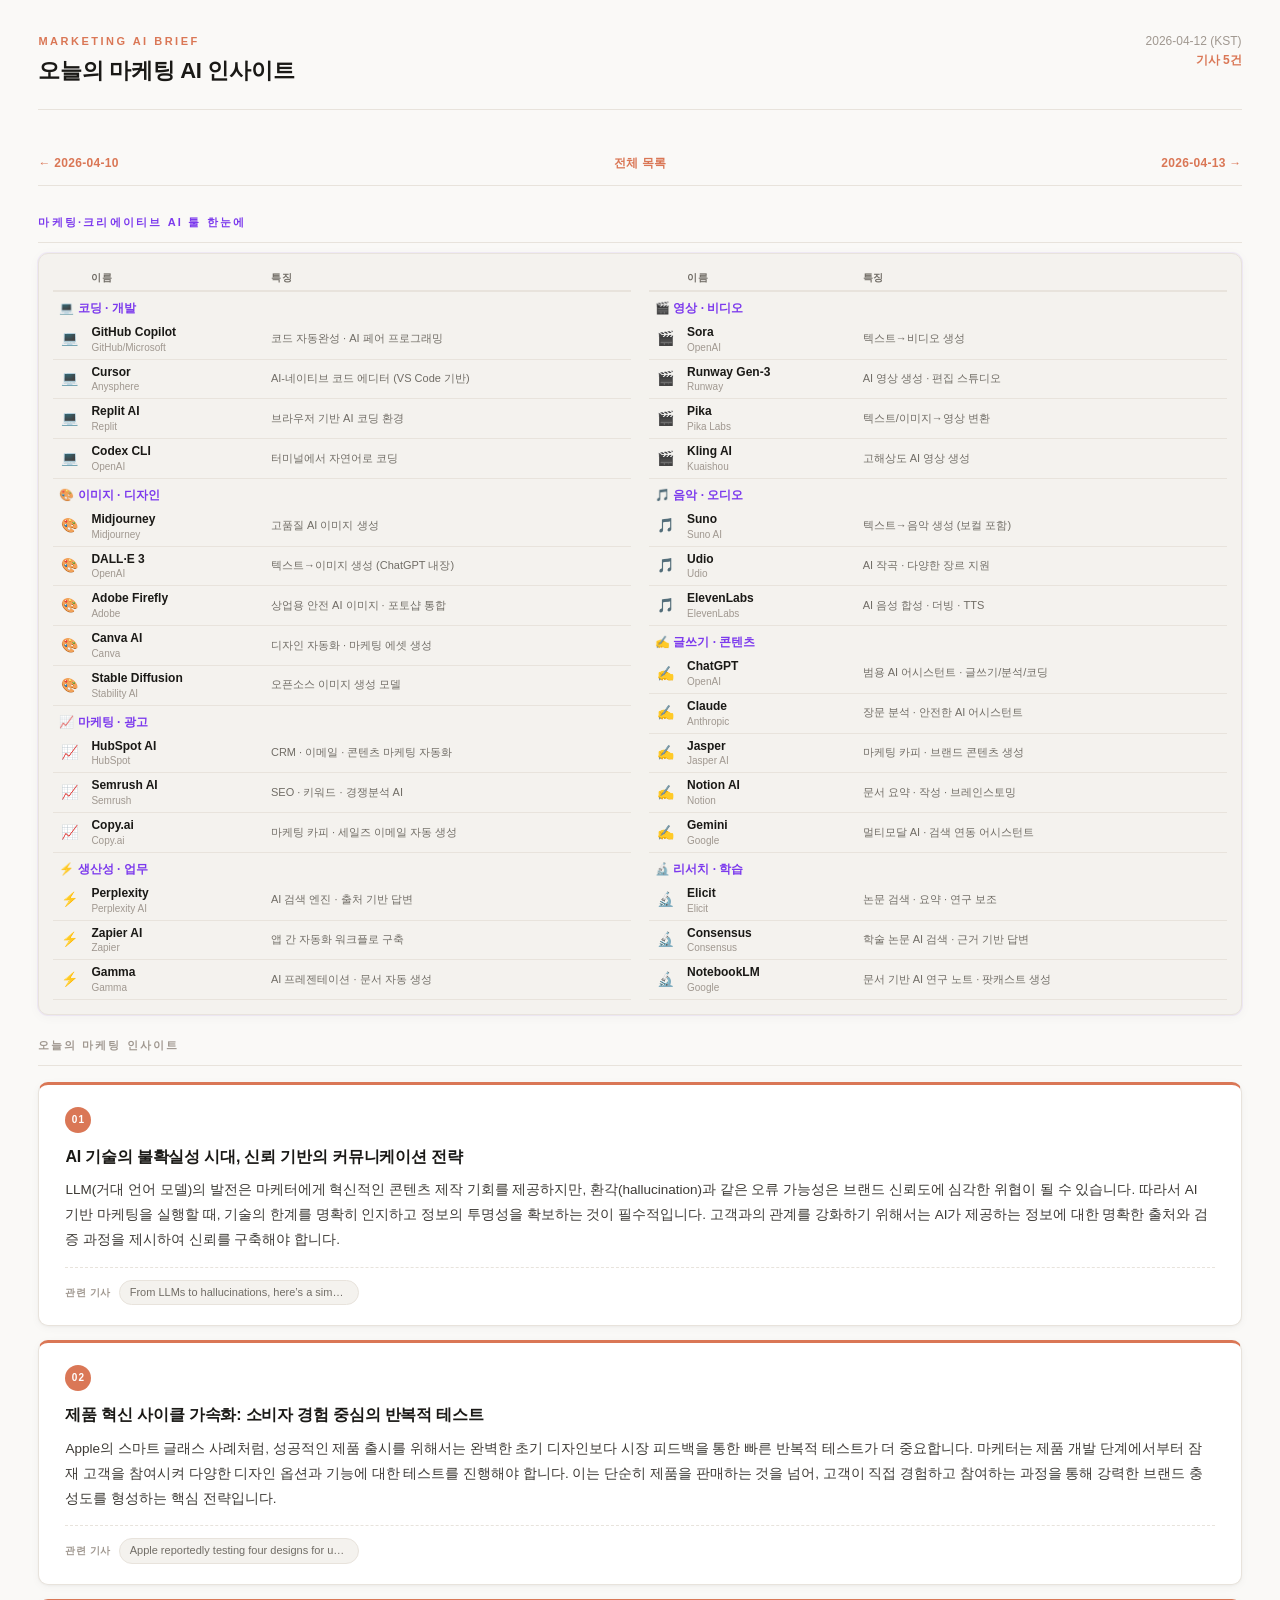
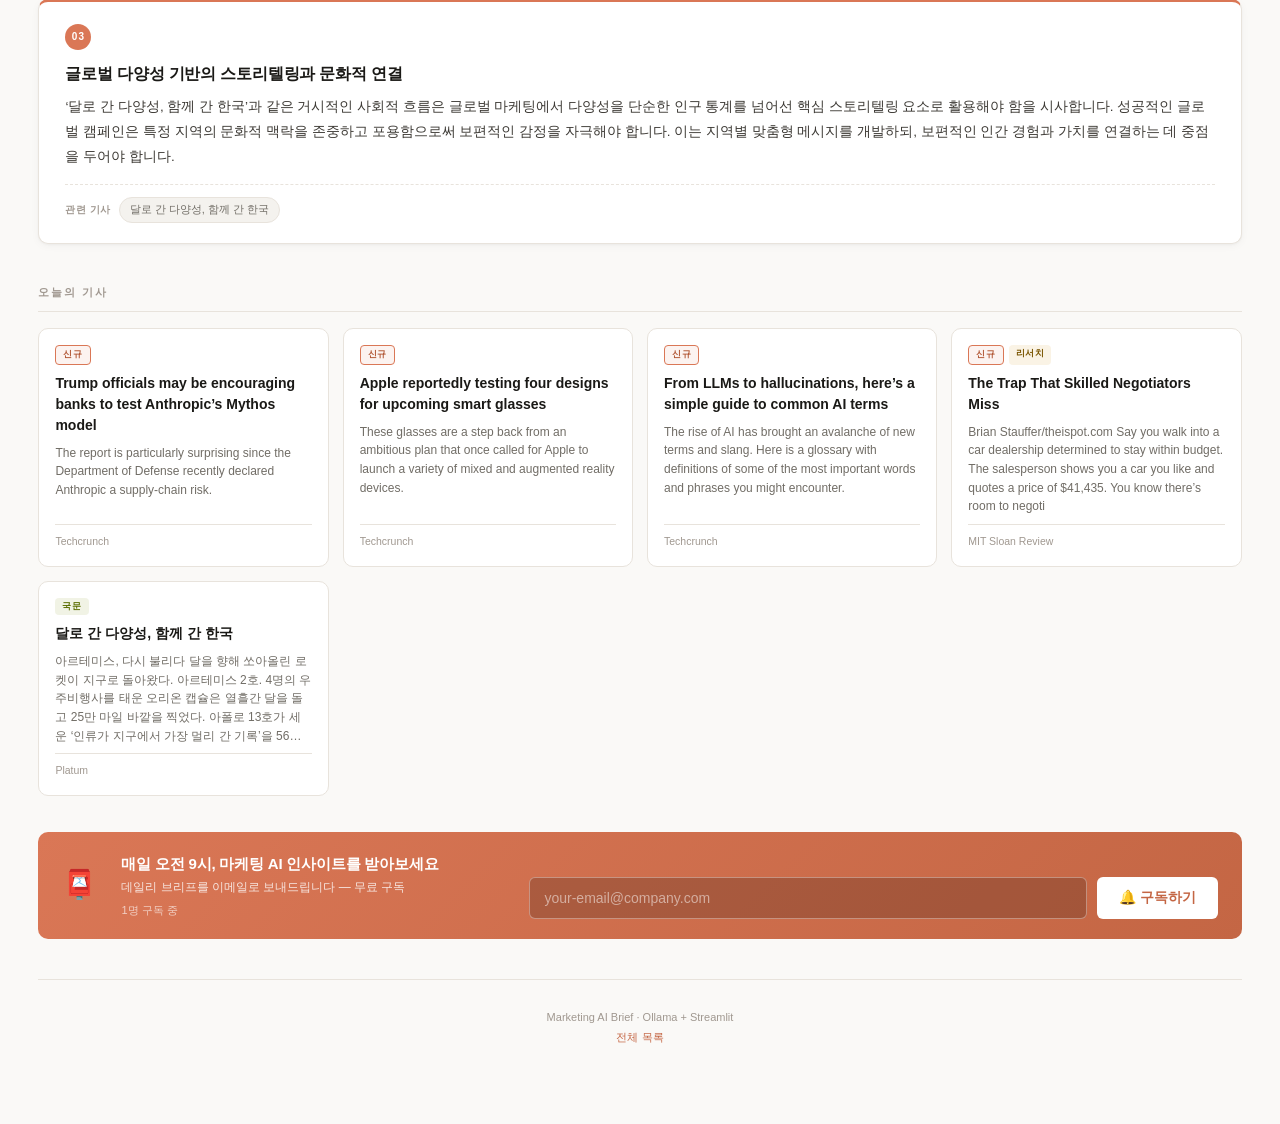
<file: docs/issues/2026-04-12.html>
<!DOCTYPE html>
<html lang="ko">
<head>
    <meta charset="utf-8">
    <meta name="viewport" content="width=device-width, initial-scale=1">
    <title>Marketing AI Brief — 2026-04-12</title>
    <link rel="stylesheet" href="../style.css?v=1776160220">
</head>
<body>
<div class="container">

    <header class="masthead">
        <div><p class="masthead-wordmark">Marketing AI Brief</p>
        <h1 class="masthead-title">오늘의 마케팅 AI 인사이트</h1></div>
        <div class="masthead-right">
            <p class="masthead-date">2026-04-12 (KST)</p>
            <p class="masthead-count">기사 5건</p>
        </div>
    </header>
    <nav class="nav">
        <a href="2026-04-10.html">&larr; 2026-04-10</a>
        <span class="nav-center"><a href="../index.html">전체 목록</a></span>
        <a href="2026-04-13.html">2026-04-13 &rarr;</a>
    </nav>
    
    <p class="section-label section-label-hero">마케팅·크리에이티브 AI 툴 한눈에</p>
    <div class="tool-dir-wrap tool-dir-hero tool-dir-hero--grid">
        <div class="tool-dir-cols" role="presentation">
            <div class="tool-dir-col">
                <table class="tool-dir-table tool-dir-table--compact" aria-label="AI 툴 목록 (1/2)">
                    <thead><tr><th class="dir-th-icon"></th><th>이름</th><th>특징</th></tr></thead>
                    <tbody><tr class="dir-cat-row"><td colspan="3">💻 코딩 · 개발</td></tr><tr>
                <td class="dir-icon">💻</td>
                <td class="dir-name"><a href="https://github.com/features/copilot" target="_blank">GitHub Copilot</a><span class="dir-maker">GitHub/Microsoft</span></td>
                <td class="dir-desc">코드 자동완성 · AI 페어 프로그래밍</td>
            </tr><tr>
                <td class="dir-icon">💻</td>
                <td class="dir-name"><a href="https://cursor.com" target="_blank">Cursor</a><span class="dir-maker">Anysphere</span></td>
                <td class="dir-desc">AI-네이티브 코드 에디터 (VS Code 기반)</td>
            </tr><tr>
                <td class="dir-icon">💻</td>
                <td class="dir-name"><a href="https://replit.com" target="_blank">Replit AI</a><span class="dir-maker">Replit</span></td>
                <td class="dir-desc">브라우저 기반 AI 코딩 환경</td>
            </tr><tr>
                <td class="dir-icon">💻</td>
                <td class="dir-name"><a href="https://openai.com/index/codex/" target="_blank">Codex CLI</a><span class="dir-maker">OpenAI</span></td>
                <td class="dir-desc">터미널에서 자연어로 코딩</td>
            </tr><tr class="dir-cat-row"><td colspan="3">🎨 이미지 · 디자인</td></tr><tr>
                <td class="dir-icon">🎨</td>
                <td class="dir-name"><a href="https://midjourney.com" target="_blank">Midjourney</a><span class="dir-maker">Midjourney</span></td>
                <td class="dir-desc">고품질 AI 이미지 생성</td>
            </tr><tr>
                <td class="dir-icon">🎨</td>
                <td class="dir-name"><a href="https://openai.com/dall-e-3" target="_blank">DALL·E 3</a><span class="dir-maker">OpenAI</span></td>
                <td class="dir-desc">텍스트→이미지 생성 (ChatGPT 내장)</td>
            </tr><tr>
                <td class="dir-icon">🎨</td>
                <td class="dir-name"><a href="https://firefly.adobe.com" target="_blank">Adobe Firefly</a><span class="dir-maker">Adobe</span></td>
                <td class="dir-desc">상업용 안전 AI 이미지 · 포토샵 통합</td>
            </tr><tr>
                <td class="dir-icon">🎨</td>
                <td class="dir-name"><a href="https://canva.com" target="_blank">Canva AI</a><span class="dir-maker">Canva</span></td>
                <td class="dir-desc">디자인 자동화 · 마케팅 에셋 생성</td>
            </tr><tr>
                <td class="dir-icon">🎨</td>
                <td class="dir-name"><a href="https://stability.ai" target="_blank">Stable Diffusion</a><span class="dir-maker">Stability AI</span></td>
                <td class="dir-desc">오픈소스 이미지 생성 모델</td>
            </tr><tr class="dir-cat-row"><td colspan="3">📈 마케팅 · 광고</td></tr><tr>
                <td class="dir-icon">📈</td>
                <td class="dir-name"><a href="https://hubspot.com" target="_blank">HubSpot AI</a><span class="dir-maker">HubSpot</span></td>
                <td class="dir-desc">CRM · 이메일 · 콘텐츠 마케팅 자동화</td>
            </tr><tr>
                <td class="dir-icon">📈</td>
                <td class="dir-name"><a href="https://semrush.com" target="_blank">Semrush AI</a><span class="dir-maker">Semrush</span></td>
                <td class="dir-desc">SEO · 키워드 · 경쟁분석 AI</td>
            </tr><tr>
                <td class="dir-icon">📈</td>
                <td class="dir-name"><a href="https://copy.ai" target="_blank">Copy.ai</a><span class="dir-maker">Copy.ai</span></td>
                <td class="dir-desc">마케팅 카피 · 세일즈 이메일 자동 생성</td>
            </tr><tr class="dir-cat-row"><td colspan="3">⚡ 생산성 · 업무</td></tr><tr>
                <td class="dir-icon">⚡</td>
                <td class="dir-name"><a href="https://perplexity.ai" target="_blank">Perplexity</a><span class="dir-maker">Perplexity AI</span></td>
                <td class="dir-desc">AI 검색 엔진 · 출처 기반 답변</td>
            </tr><tr>
                <td class="dir-icon">⚡</td>
                <td class="dir-name"><a href="https://zapier.com" target="_blank">Zapier AI</a><span class="dir-maker">Zapier</span></td>
                <td class="dir-desc">앱 간 자동화 워크플로 구축</td>
            </tr><tr>
                <td class="dir-icon">⚡</td>
                <td class="dir-name"><a href="https://gamma.app" target="_blank">Gamma</a><span class="dir-maker">Gamma</span></td>
                <td class="dir-desc">AI 프레젠테이션 · 문서 자동 생성</td>
            </tr></tbody>
                </table>
            </div>
            <div class="tool-dir-col">
                <table class="tool-dir-table tool-dir-table--compact" aria-label="AI 툴 목록 (2/2)">
                    <thead><tr><th class="dir-th-icon"></th><th>이름</th><th>특징</th></tr></thead>
                    <tbody><tr class="dir-cat-row"><td colspan="3">🎬 영상 · 비디오</td></tr><tr>
                <td class="dir-icon">🎬</td>
                <td class="dir-name"><a href="https://openai.com/sora" target="_blank">Sora</a><span class="dir-maker">OpenAI</span></td>
                <td class="dir-desc">텍스트→비디오 생성</td>
            </tr><tr>
                <td class="dir-icon">🎬</td>
                <td class="dir-name"><a href="https://runway.ml" target="_blank">Runway Gen-3</a><span class="dir-maker">Runway</span></td>
                <td class="dir-desc">AI 영상 생성 · 편집 스튜디오</td>
            </tr><tr>
                <td class="dir-icon">🎬</td>
                <td class="dir-name"><a href="https://pika.art" target="_blank">Pika</a><span class="dir-maker">Pika Labs</span></td>
                <td class="dir-desc">텍스트/이미지→영상 변환</td>
            </tr><tr>
                <td class="dir-icon">🎬</td>
                <td class="dir-name"><a href="https://kling.kuaishou.com" target="_blank">Kling AI</a><span class="dir-maker">Kuaishou</span></td>
                <td class="dir-desc">고해상도 AI 영상 생성</td>
            </tr><tr class="dir-cat-row"><td colspan="3">🎵 음악 · 오디오</td></tr><tr>
                <td class="dir-icon">🎵</td>
                <td class="dir-name"><a href="https://suno.com" target="_blank">Suno</a><span class="dir-maker">Suno AI</span></td>
                <td class="dir-desc">텍스트→음악 생성 (보컬 포함)</td>
            </tr><tr>
                <td class="dir-icon">🎵</td>
                <td class="dir-name"><a href="https://udio.com" target="_blank">Udio</a><span class="dir-maker">Udio</span></td>
                <td class="dir-desc">AI 작곡 · 다양한 장르 지원</td>
            </tr><tr>
                <td class="dir-icon">🎵</td>
                <td class="dir-name"><a href="https://elevenlabs.io" target="_blank">ElevenLabs</a><span class="dir-maker">ElevenLabs</span></td>
                <td class="dir-desc">AI 음성 합성 · 더빙 · TTS</td>
            </tr><tr class="dir-cat-row"><td colspan="3">✍️ 글쓰기 · 콘텐츠</td></tr><tr>
                <td class="dir-icon">✍️</td>
                <td class="dir-name"><a href="https://chat.openai.com" target="_blank">ChatGPT</a><span class="dir-maker">OpenAI</span></td>
                <td class="dir-desc">범용 AI 어시스턴트 · 글쓰기/분석/코딩</td>
            </tr><tr>
                <td class="dir-icon">✍️</td>
                <td class="dir-name"><a href="https://claude.ai" target="_blank">Claude</a><span class="dir-maker">Anthropic</span></td>
                <td class="dir-desc">장문 분석 · 안전한 AI 어시스턴트</td>
            </tr><tr>
                <td class="dir-icon">✍️</td>
                <td class="dir-name"><a href="https://jasper.ai" target="_blank">Jasper</a><span class="dir-maker">Jasper AI</span></td>
                <td class="dir-desc">마케팅 카피 · 브랜드 콘텐츠 생성</td>
            </tr><tr>
                <td class="dir-icon">✍️</td>
                <td class="dir-name"><a href="https://notion.so/product/ai" target="_blank">Notion AI</a><span class="dir-maker">Notion</span></td>
                <td class="dir-desc">문서 요약 · 작성 · 브레인스토밍</td>
            </tr><tr>
                <td class="dir-icon">✍️</td>
                <td class="dir-name"><a href="https://gemini.google.com" target="_blank">Gemini</a><span class="dir-maker">Google</span></td>
                <td class="dir-desc">멀티모달 AI · 검색 연동 어시스턴트</td>
            </tr><tr class="dir-cat-row"><td colspan="3">🔬 리서치 · 학습</td></tr><tr>
                <td class="dir-icon">🔬</td>
                <td class="dir-name"><a href="https://elicit.com" target="_blank">Elicit</a><span class="dir-maker">Elicit</span></td>
                <td class="dir-desc">논문 검색 · 요약 · 연구 보조</td>
            </tr><tr>
                <td class="dir-icon">🔬</td>
                <td class="dir-name"><a href="https://consensus.app" target="_blank">Consensus</a><span class="dir-maker">Consensus</span></td>
                <td class="dir-desc">학술 논문 AI 검색 · 근거 기반 답변</td>
            </tr><tr>
                <td class="dir-icon">🔬</td>
                <td class="dir-name"><a href="https://notebooklm.google.com" target="_blank">NotebookLM</a><span class="dir-maker">Google</span></td>
                <td class="dir-desc">문서 기반 AI 연구 노트 · 팟캐스트 생성</td>
            </tr></tbody>
                </table>
            </div>
        </div>
    </div>
    
    
    <p class="section-label">오늘의 마케팅 인사이트</p>
    <div class="insight-cards">
        <div class="insight-card">
            <div class="ins-card-header">
                <span class="ins-badge">01</span>
                
            </div>
            <h3 class="ins-title">AI 기술의 불확실성 시대, 신뢰 기반의 커뮤니케이션 전략</h3>
            
            <p class="ins-text">LLM(거대 언어 모델)의 발전은 마케터에게 혁신적인 콘텐츠 제작 기회를 제공하지만, 환각(hallucination)과 같은 오류 가능성은 브랜드 신뢰도에 심각한 위협이 될 수 있습니다. 따라서 AI 기반 마케팅을 실행할 때, 기술의 한계를 명확히 인지하고 정보의 투명성을 확보하는 것이 필수적입니다. 고객과의 관계를 강화하기 위해서는 AI가 제공하는 정보에 대한 명확한 출처와 검증 과정을 제시하여 신뢰를 구축해야 합니다.</p>
            <div class="ins-sources"><span class="ins-src-label">관련 기사</span><span class="ins-src">From LLMs to hallucinations, here’s a simple guide to c</span></div>
        </div>
        <div class="insight-card">
            <div class="ins-card-header">
                <span class="ins-badge">02</span>
                
            </div>
            <h3 class="ins-title">제품 혁신 사이클 가속화: 소비자 경험 중심의 반복적 테스트</h3>
            
            <p class="ins-text">Apple의 스마트 글래스 사례처럼, 성공적인 제품 출시를 위해서는 완벽한 초기 디자인보다 시장 피드백을 통한 빠른 반복적 테스트가 더 중요합니다. 마케터는 제품 개발 단계에서부터 잠재 고객을 참여시켜 다양한 디자인 옵션과 기능에 대한 테스트를 진행해야 합니다. 이는 단순히 제품을 판매하는 것을 넘어, 고객이 직접 경험하고 참여하는 과정을 통해 강력한 브랜드 충성도를 형성하는 핵심 전략입니다.</p>
            <div class="ins-sources"><span class="ins-src-label">관련 기사</span><span class="ins-src">Apple reportedly testing four designs for upcoming smar</span></div>
        </div>
        <div class="insight-card">
            <div class="ins-card-header">
                <span class="ins-badge">03</span>
                
            </div>
            <h3 class="ins-title">글로벌 다양성 기반의 스토리텔링과 문화적 연결</h3>
            
            <p class="ins-text">‘달로 간 다양성, 함께 간 한국’과 같은 거시적인 사회적 흐름은 글로벌 마케팅에서 다양성을 단순한 인구 통계를 넘어선 핵심 스토리텔링 요소로 활용해야 함을 시사합니다. 성공적인 글로벌 캠페인은 특정 지역의 문화적 맥락을 존중하고 포용함으로써 보편적인 감정을 자극해야 합니다. 이는 지역별 맞춤형 메시지를 개발하되, 보편적인 인간 경험과 가치를 연결하는 데 중점을 두어야 합니다.</p>
            <div class="ins-sources"><span class="ins-src-label">관련 기사</span><span class="ins-src">달로 간 다양성, 함께 간 한국</span></div>
        </div></div>
    
    <p class="section-label">오늘의 기사</p>
    <div class="article-grid">
        <div class="article-card">
            <div class="article-badges"><span class="badge badge-new">신규</span></div>
            <p class="article-title"><a href="https://techcrunch.com/2026/04/12/trump-officials-may-be-encouraging-banks-to-test-anthropics-mythos-model/" target="_blank">Trump officials may be encouraging banks to test Anthropic’s Mythos model</a></p>
            <p class="ai-tool-desc">The report is particularly surprising since the Department of Defense recently declared Anthropic a supply-chain risk.</p>
            <div class="article-meta"><span>Techcrunch</span></div>
        </div>
        <div class="article-card">
            <div class="article-badges"><span class="badge badge-new">신규</span></div>
            <p class="article-title"><a href="https://techcrunch.com/2026/04/12/apple-reportedly-testing-four-designs-for-upcoming-smart-glasses/" target="_blank">Apple reportedly testing four designs for upcoming smart glasses</a></p>
            <p class="ai-tool-desc">These glasses are a step back from an ambitious plan that once called for Apple to launch a variety of mixed and augmented reality devices.</p>
            <div class="article-meta"><span>Techcrunch</span></div>
        </div>
        <div class="article-card">
            <div class="article-badges"><span class="badge badge-new">신규</span></div>
            <p class="article-title"><a href="https://techcrunch.com/2026/04/12/artificial-intelligence-definition-glossary-hallucinations-guide-to-common-ai-terms/" target="_blank">From LLMs to hallucinations, here’s a simple guide to common AI terms</a></p>
            <p class="ai-tool-desc">The rise of AI has brought an avalanche of new terms and slang. Here is a glossary with definitions of some of the most important words and phrases you might encounter.</p>
            <div class="article-meta"><span>Techcrunch</span></div>
        </div>
        <div class="article-card">
            <div class="article-badges"><span class="badge badge-new">신규</span><span class="badge badge-research">리서치</span></div>
            <p class="article-title"><a href="https://sloanreview.mit.edu/article/the-trap-that-skilled-negotiators-miss/" target="_blank">﻿The Trap That Skilled Negotiators Miss</a></p>
            <p class="ai-tool-desc">Brian Stauffer/theispot.com Say you walk into a car dealership determined to stay within budget. The salesperson shows you a car you like and quotes a price of $41,435. You know there’s room to negoti</p>
            <div class="article-meta"><span>MIT Sloan Review</span></div>
        </div>
        <div class="article-card">
            <div class="article-badges"><span class="badge badge-ko">국문</span></div>
            <p class="article-title"><a href="https://platum.kr/archives/285153?utm_source=rss&amp;utm_medium=rss&amp;utm_campaign=%25eb%258b%25ac%25eb%25a1%259c-%25ea%25b0%2584-%25eb%258b%25a4%25ec%2596%2591%25ec%2584%25b1-%25ed%2595%25a8%25ea%25bb%2598-%25ea%25b0%2584-%25ed%2595%259c%25ea%25b5%25ad" target="_blank">달로 간 다양성, 함께 간 한국</a></p>
            <p class="ai-tool-desc">아르테미스, 다시 불리다 달을 향해 쏘아올린 로켓이 지구로 돌아왔다. 아르테미스 2호. 4명의 우주비행사를 태운 오리온 캡슐은 열흘간 달을 돌고 25만 마일 바깥을 찍었다. 아폴로 13호가 세운 ‘인류가 지구에서 가장 멀리 간 기록’을 56년 만에 경신했다. 달 뒷면을 통과하는 40분 동안은 지구와 교신도 끊겼다. 우주비행사들은 그 시간을 조용히 견뎠다. </p>
            <div class="article-meta"><span>Platum</span></div>
        </div></div>
    
    <div class="subscribe-banner js-subscribe-root">
        <div class="sub-icon">📮</div>
        <div class="sub-copy">
            <p class="sub-title">매일 오전 9시, 마케팅 AI 인사이트를 받아보세요</p>
            <p class="sub-desc">데일리 브리프를 이메일로 보내드립니다 — 무료 구독</p>
            <p class="sub-count">1명 구독 중</p>
        </div>
        
        <div class="subscribe-form subscribe-form--js">
            <input type="email" class="sub-email-input" placeholder="your-email@company.com"
                   autocomplete="email" aria-label="구독 이메일" />
            <button type="button" class="sub-submit-btn">🔔 구독하기</button>
        </div>
        <script type="application/json" id="subscribe-cfg-json">{"streamlit": "", "mailto": ""}</script>
        <script>
        (function() {
          var j = document.getElementById('subscribe-cfg-json');
          if (!j) return;
          var cfg = {};
          try { cfg = JSON.parse(j.textContent); } catch (e) { return; }
          var root = j.previousElementSibling;
          if (!root || !root.classList.contains('subscribe-form--js')) return;
          var inp = root.querySelector('.sub-email-input');
          var btn = root.querySelector('.sub-submit-btn');
          if (!inp || !btn) return;
          btn.addEventListener('click', function() {
            var e = (inp.value || '').trim();
            if (!e) { alert('이메일을 입력해 주세요.'); return; }
            if (cfg.streamlit) {
              var u = cfg.streamlit + (cfg.streamlit.indexOf('?') > -1 ? '&' : '?') +
                'subscribe_email=' + encodeURIComponent(e);
              window.open(u, '_blank');
              return;
            }
            if (cfg.mailto) {
              window.location.href = 'mailto:' + cfg.mailto +
                '?subject=' + encodeURIComponent('[Marketing AI Brief] 구독 신청') +
                '&body=' + encodeURIComponent('구독 이메일: ' + e);
              return;
            }
            alert('구독 처리 URL이 빌드 시 설정되지 않았습니다. 담당자에게 문의하거나, ' +
              'MARKETING_BRIEF_FORMSPREE_ACTION / MARKETING_BRIEF_STREAMLIT_URL / MARKETING_BRIEF_SUBSCRIBE_MAILTO를 설정한 뒤 publish.py를 다시 실행하세요.');
          });
        })();
        </script>
    </div>
    <footer class="footer">
        <p>Marketing AI Brief &middot; Ollama + Streamlit</p>
        <p><a href="../index.html">전체 목록</a></p>
    </footer>
</div>
</body>
</html>
</file>
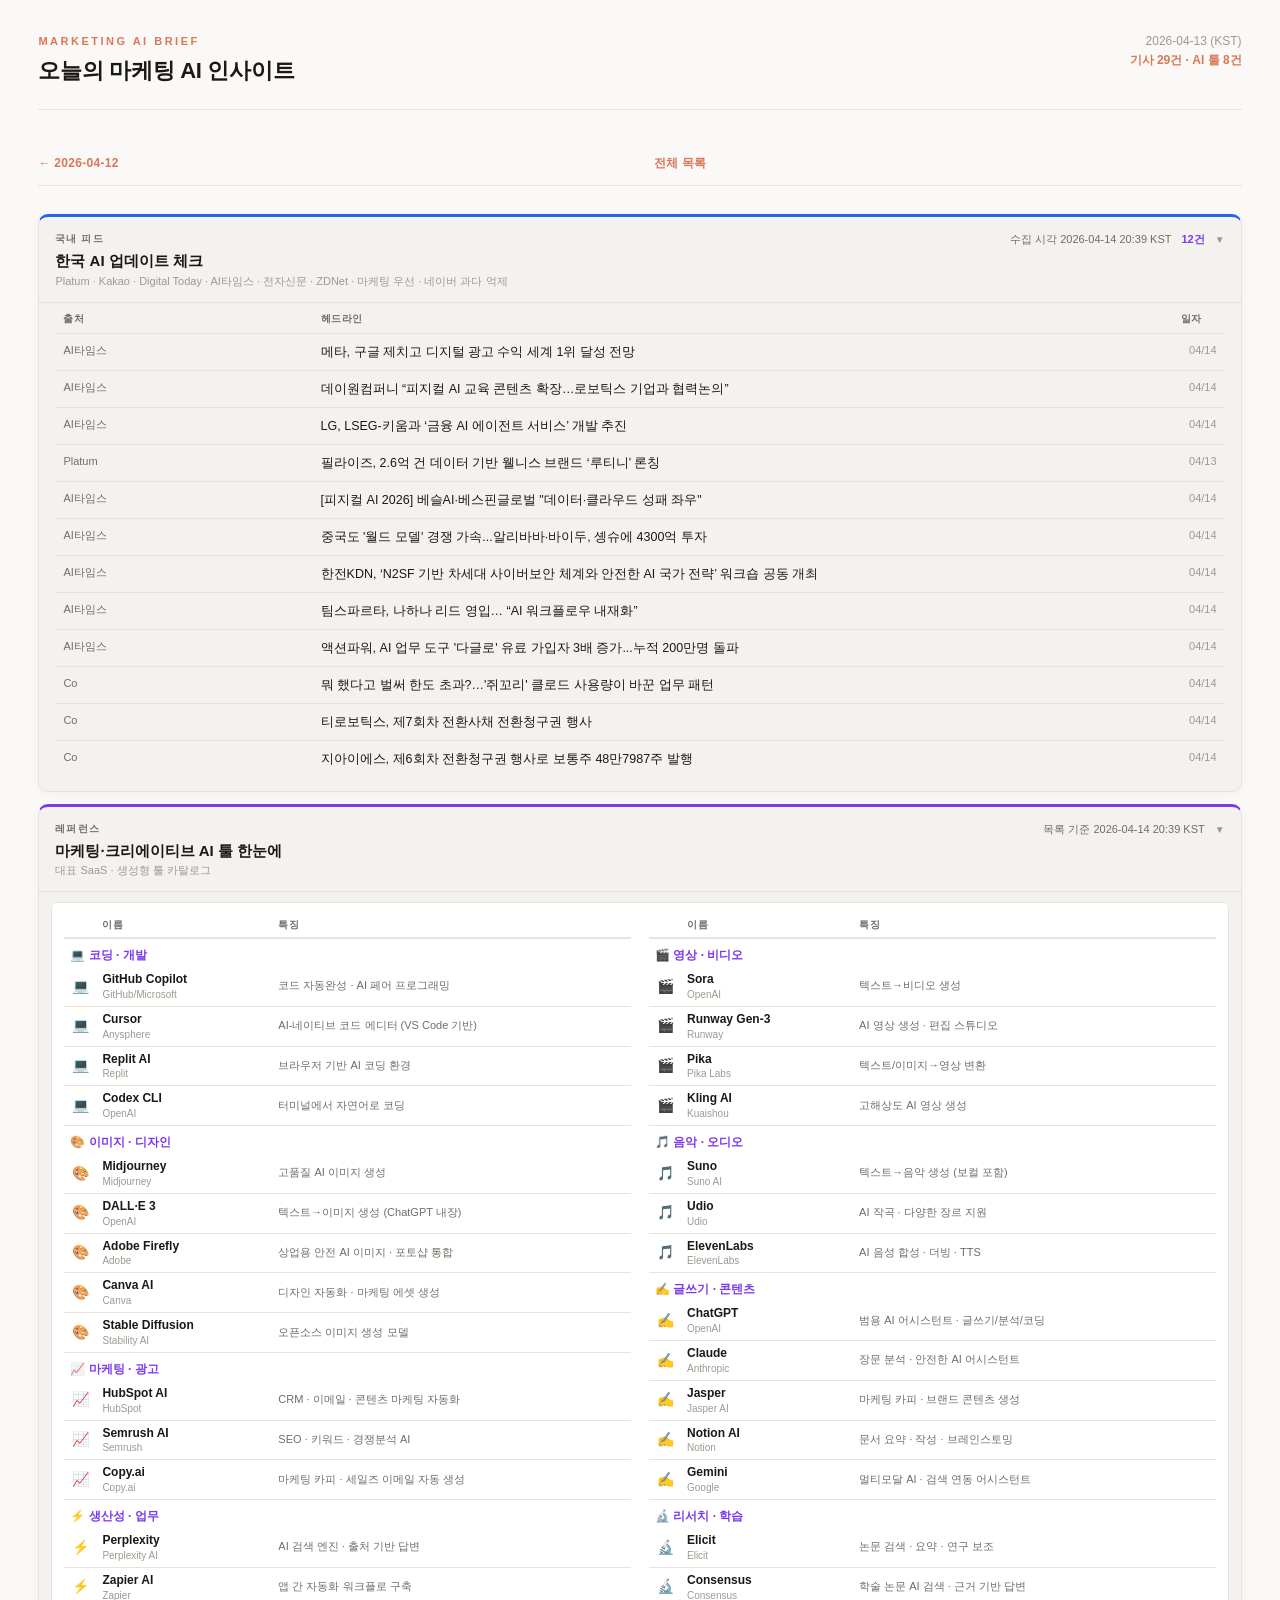
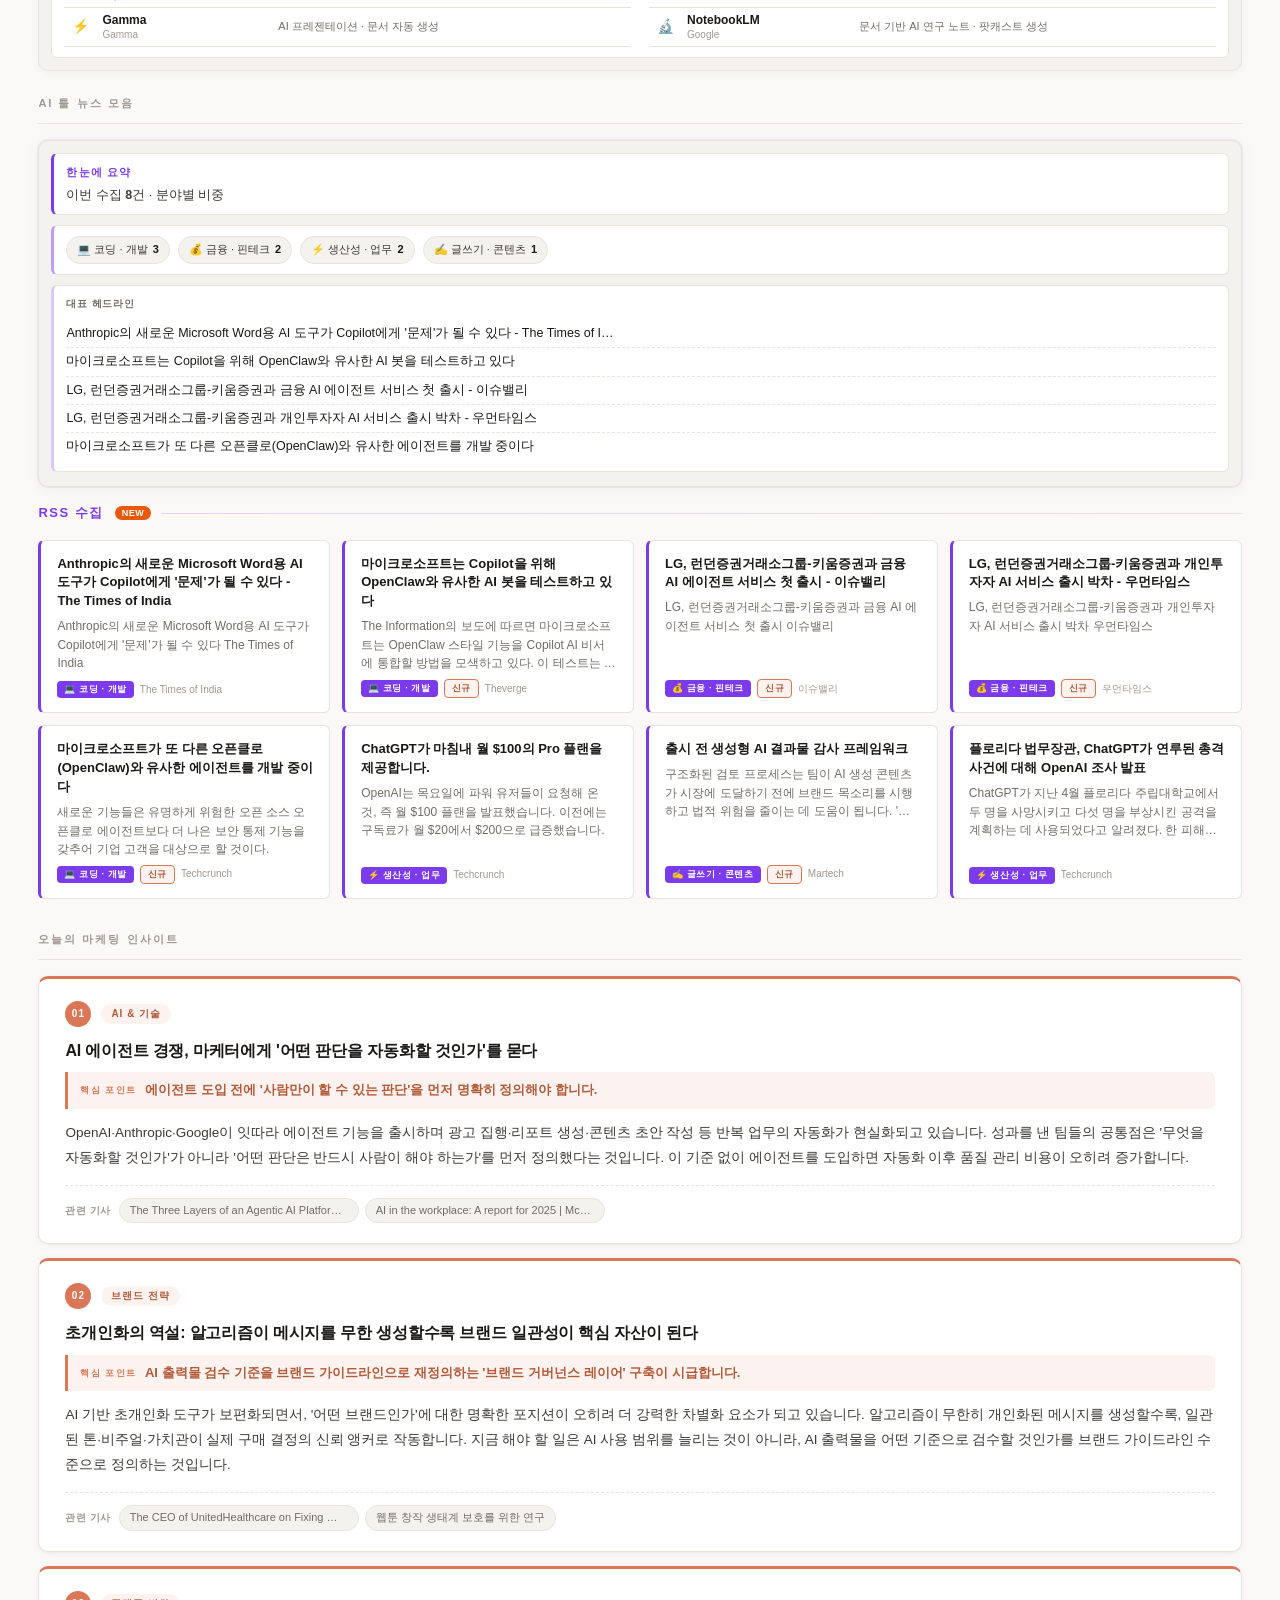
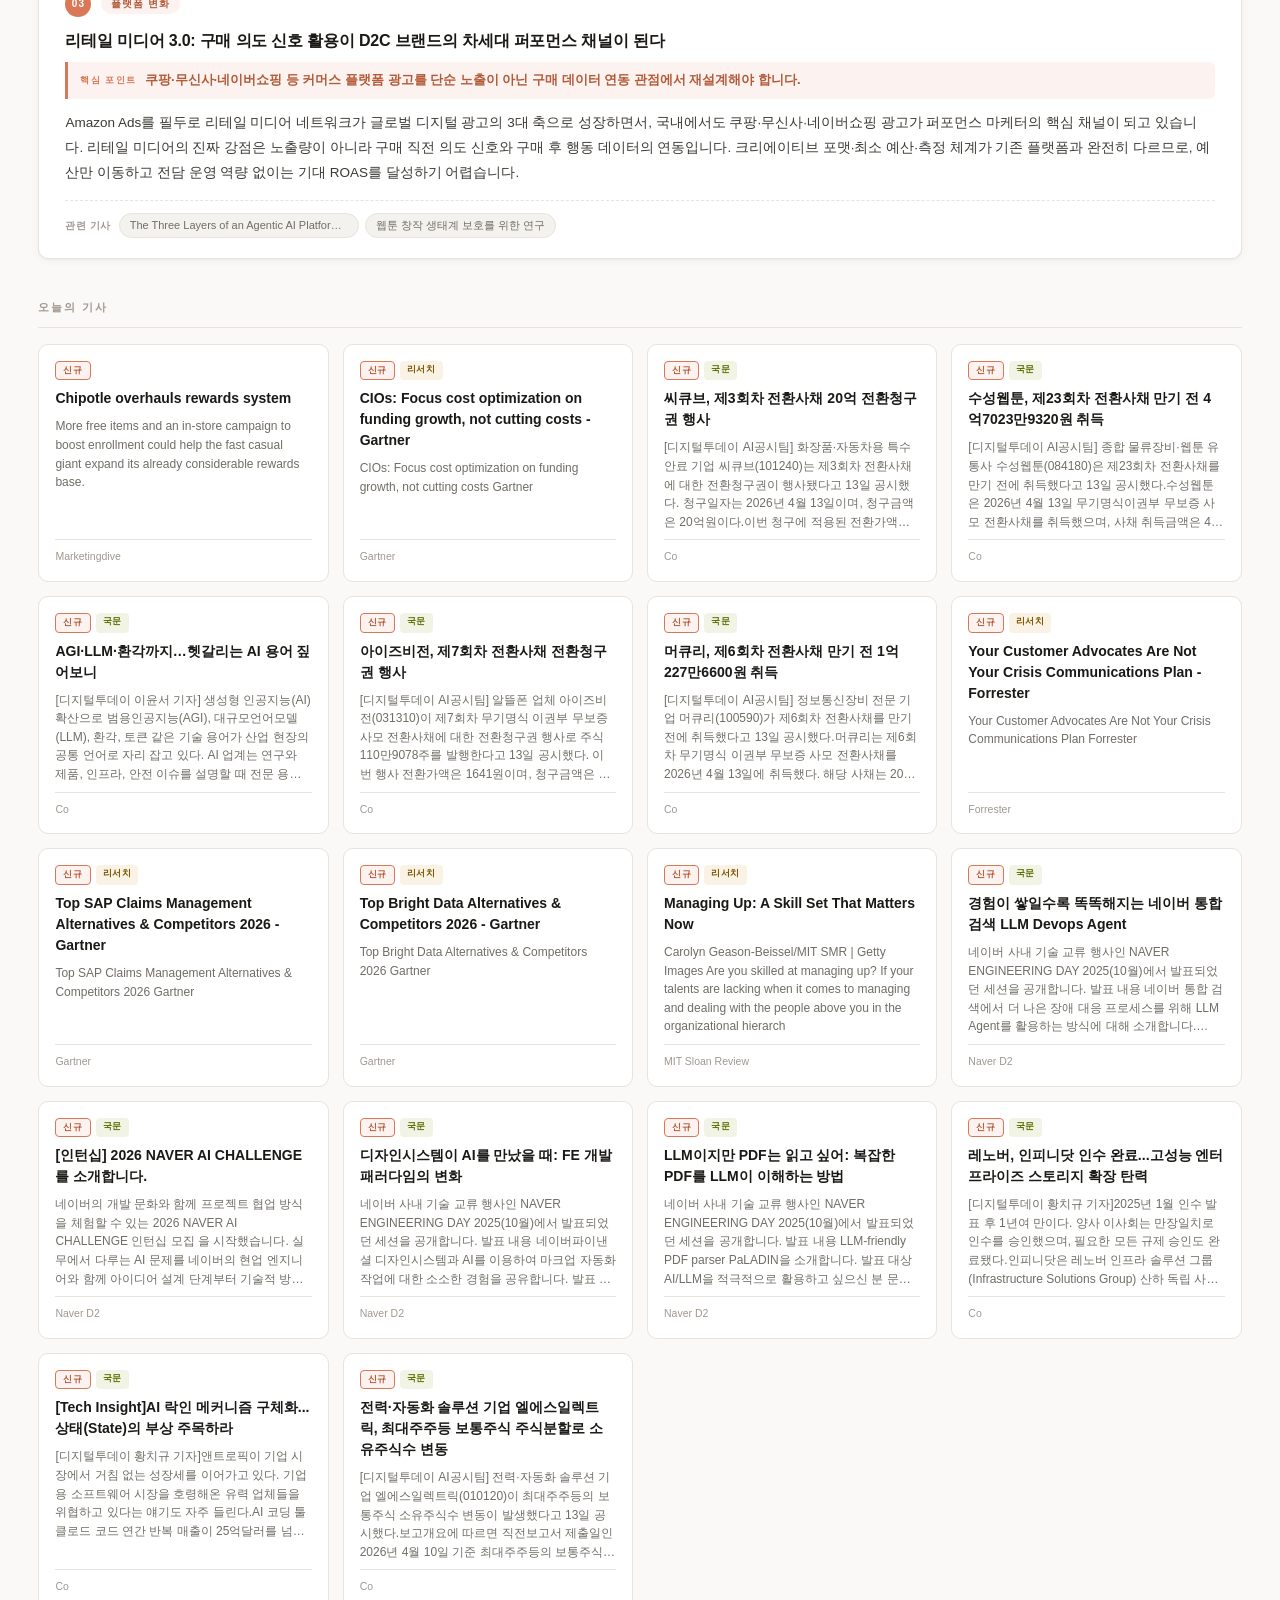
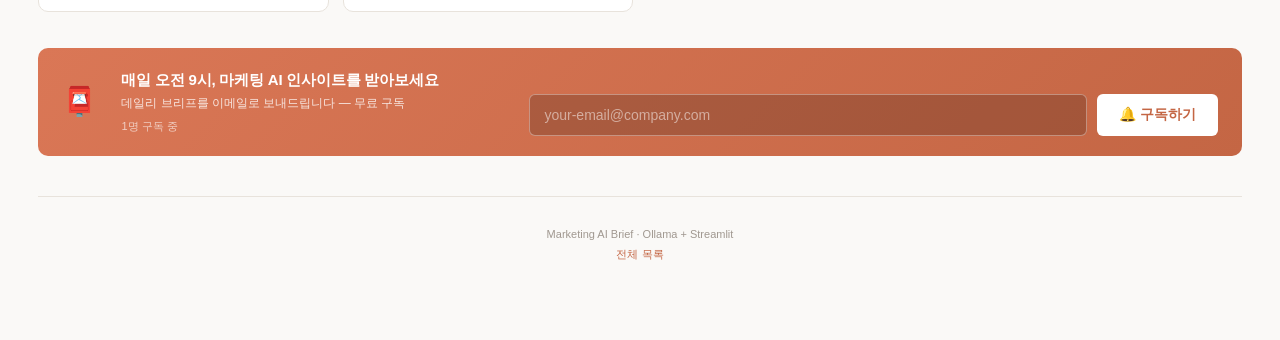
<file: docs/issues/2026-04-13.html>
<!DOCTYPE html>
<html lang="ko">
<head>
    <meta charset="utf-8">
    <meta name="viewport" content="width=device-width, initial-scale=1">
    <title>Marketing AI Brief — 2026-04-13</title>
    <link rel="stylesheet" href="../style.css?v=1776161496">
</head>
<body>
<div class="container">

    <header class="masthead">
        <div><p class="masthead-wordmark">Marketing AI Brief</p>
        <h1 class="masthead-title">오늘의 마케팅 AI 인사이트</h1></div>
        <div class="masthead-right">
            <p class="masthead-date">2026-04-13 (KST)</p>
            <p class="masthead-count">기사 29건 · AI 툴 8건</p>
        </div>
    </header>
    <nav class="nav">
        <a href="2026-04-12.html">&larr; 2026-04-12</a>
        <span class="nav-center"><a href="../index.html">전체 목록</a></span>
        <span></span>
    </nav>
    
    <div class="hero-dash">
        <details class="dash-card dash-card--kr" open>
            <summary class="dash-summary">
                <span class="dash-summary-left">
                    <span class="dash-eyebrow">국내 피드</span>
                    <span class="dash-title">한국 AI 업데이트 체크</span>
                    <span class="dash-sub">Platum · Kakao · Digital Today · AI타임스 · 전자신문 · ZDNet · 마케팅 우선 · 네이버 과다 억제</span>
                </span>
                <span class="dash-summary-right">
                    <span class="dash-meta">수집 시각 2026-04-14 20:39 KST</span>
                    <span class="dash-meta dash-meta--accent">12건</span>
                    <span class="dash-chevron" aria-hidden="true"></span>
                </span>
            </summary>
            <div class="dash-body">
                <table class="kr-radar-table"><thead><tr><th scope="col">출처</th><th scope="col">헤드라인</th><th scope="col">일자</th></tr></thead><tbody><tr><td class="kr-radar-src">AI타임스</td><td class="kr-radar-title"><a href="https://www.aitimes.com/news/articleView.html?idxno=209213" target="_blank" rel="noopener noreferrer">메타, 구글 제치고 디지털 광고 수익 세계 1위 달성 전망</a></td><td class="kr-radar-date">04/14</td></tr><tr><td class="kr-radar-src">AI타임스</td><td class="kr-radar-title"><a href="https://www.aitimes.com/news/articleView.html?idxno=209187" target="_blank" rel="noopener noreferrer">데이원컴퍼니 “피지컬 AI 교육 콘텐츠 확장…로보틱스 기업과 협력논의”</a></td><td class="kr-radar-date">04/14</td></tr><tr><td class="kr-radar-src">AI타임스</td><td class="kr-radar-title"><a href="https://www.aitimes.com/news/articleView.html?idxno=209205" target="_blank" rel="noopener noreferrer">LG, LSEG-키움과 ‘금융 AI 에이전트 서비스’ 개발 추진</a></td><td class="kr-radar-date">04/14</td></tr><tr><td class="kr-radar-src">Platum</td><td class="kr-radar-title"><a href="https://platum.kr/archives/285184?utm_source=rss&amp;utm_medium=rss&amp;utm_campaign=%25ed%2595%2584%25eb%259d%25bc%25ec%259d%25b4%25ec%25a6%2588-2-6%25ec%2596%25b5-%25ea%25b1%25b4-%25eb%258d%25b0%25ec%259d%25b4%25ed%2584%25b0-%25ea%25b8%25b0%25eb%25b0%2598-%25ec%259b%25b0%25eb%258b%2588%25ec%258a%25a4-%25eb%25b8%258c%25eb%259e%259c%25eb%2593%259c-%25eb%25a3%25a8%25ed%258b%25b0%25eb%258b%2588" target="_blank" rel="noopener noreferrer">필라이즈, 2.6억 건 데이터 기반 웰니스 브랜드 ‘루티니’ 론칭</a></td><td class="kr-radar-date">04/13</td></tr><tr><td class="kr-radar-src">AI타임스</td><td class="kr-radar-title"><a href="https://www.aitimes.com/news/articleView.html?idxno=209133" target="_blank" rel="noopener noreferrer">[피지컬 AI 2026] 베슬AI·베스핀글로벌 &quot;데이터·클라우드 성패 좌우&quot;</a></td><td class="kr-radar-date">04/14</td></tr><tr><td class="kr-radar-src">AI타임스</td><td class="kr-radar-title"><a href="https://www.aitimes.com/news/articleView.html?idxno=209176" target="_blank" rel="noopener noreferrer">중국도 &#x27;월드 모델&#x27; 경쟁 가속...알리바바·바이두, 솅슈에 4300억 투자</a></td><td class="kr-radar-date">04/14</td></tr><tr><td class="kr-radar-src">AI타임스</td><td class="kr-radar-title"><a href="https://www.aitimes.com/news/articleView.html?idxno=209245" target="_blank" rel="noopener noreferrer">한전KDN, ‘N2SF 기반 차세대 사이버보안 체계와 안전한 AI 국가 전략’ 워크숍 공동 개최</a></td><td class="kr-radar-date">04/14</td></tr><tr><td class="kr-radar-src">AI타임스</td><td class="kr-radar-title"><a href="https://www.aitimes.com/news/articleView.html?idxno=209246" target="_blank" rel="noopener noreferrer">팀스파르타, 나하나 리드 영입… “AI 워크플로우 내재화”</a></td><td class="kr-radar-date">04/14</td></tr><tr><td class="kr-radar-src">AI타임스</td><td class="kr-radar-title"><a href="https://www.aitimes.com/news/articleView.html?idxno=209219" target="_blank" rel="noopener noreferrer">액션파워, AI 업무 도구 &#x27;다글로&#x27; 유료 가입자 3배 증가...누적 200만명 돌파</a></td><td class="kr-radar-date">04/14</td></tr><tr><td class="kr-radar-src">Co</td><td class="kr-radar-title"><a href="https://www.digitaltoday.co.kr/news/articleView.html?idxno=656735" target="_blank" rel="noopener noreferrer">뭐 했다고 벌써 한도 초과?…&#x27;쥐꼬리&#x27; 클로드 사용량이 바꾼 업무 패턴</a></td><td class="kr-radar-date">04/14</td></tr><tr><td class="kr-radar-src">Co</td><td class="kr-radar-title"><a href="https://www.digitaltoday.co.kr/news/articleView.html?idxno=656865" target="_blank" rel="noopener noreferrer">티로보틱스, 제7회차 전환사채 전환청구권 행사</a></td><td class="kr-radar-date">04/14</td></tr><tr><td class="kr-radar-src">Co</td><td class="kr-radar-title"><a href="https://www.digitaltoday.co.kr/news/articleView.html?idxno=656849" target="_blank" rel="noopener noreferrer">지아이에스, 제6회차 전환청구권 행사로 보통주 48만7987주 발행</a></td><td class="kr-radar-date">04/14</td></tr></tbody></table>
            </div>
        </details>
        <details class="dash-card dash-card--tools" open>
            <summary class="dash-summary">
                <span class="dash-summary-left">
                    <span class="dash-eyebrow">레퍼런스</span>
                    <span class="dash-title">마케팅·크리에이티브 AI 툴 한눈에</span>
                    <span class="dash-sub">대표 SaaS · 생성형 툴 카탈로그</span>
                </span>
                <span class="dash-summary-right">
                    <span class="dash-meta">목록 기준 2026-04-14 20:39 KST</span>
                    <span class="dash-chevron" aria-hidden="true"></span>
                </span>
            </summary>
            <div class="dash-body dash-body--tight">
                
    <div class="tool-dir-wrap tool-dir-hero tool-dir-hero--grid">
        <div class="tool-dir-cols" role="presentation">
            <div class="tool-dir-col">
                <table class="tool-dir-table tool-dir-table--compact" aria-label="AI 툴 목록 (1/2)">
                    <thead><tr><th class="dir-th-icon"></th><th>이름</th><th>특징</th></tr></thead>
                    <tbody><tr class="dir-cat-row"><td colspan="3">💻 코딩 · 개발</td></tr><tr>
                <td class="dir-icon">💻</td>
                <td class="dir-name"><a href="https://github.com/features/copilot" target="_blank">GitHub Copilot</a><span class="dir-maker">GitHub/Microsoft</span></td>
                <td class="dir-desc">코드 자동완성 · AI 페어 프로그래밍</td>
            </tr><tr>
                <td class="dir-icon">💻</td>
                <td class="dir-name"><a href="https://cursor.com" target="_blank">Cursor</a><span class="dir-maker">Anysphere</span></td>
                <td class="dir-desc">AI-네이티브 코드 에디터 (VS Code 기반)</td>
            </tr><tr>
                <td class="dir-icon">💻</td>
                <td class="dir-name"><a href="https://replit.com" target="_blank">Replit AI</a><span class="dir-maker">Replit</span></td>
                <td class="dir-desc">브라우저 기반 AI 코딩 환경</td>
            </tr><tr>
                <td class="dir-icon">💻</td>
                <td class="dir-name"><a href="https://openai.com/index/codex/" target="_blank">Codex CLI</a><span class="dir-maker">OpenAI</span></td>
                <td class="dir-desc">터미널에서 자연어로 코딩</td>
            </tr><tr class="dir-cat-row"><td colspan="3">🎨 이미지 · 디자인</td></tr><tr>
                <td class="dir-icon">🎨</td>
                <td class="dir-name"><a href="https://midjourney.com" target="_blank">Midjourney</a><span class="dir-maker">Midjourney</span></td>
                <td class="dir-desc">고품질 AI 이미지 생성</td>
            </tr><tr>
                <td class="dir-icon">🎨</td>
                <td class="dir-name"><a href="https://openai.com/dall-e-3" target="_blank">DALL·E 3</a><span class="dir-maker">OpenAI</span></td>
                <td class="dir-desc">텍스트→이미지 생성 (ChatGPT 내장)</td>
            </tr><tr>
                <td class="dir-icon">🎨</td>
                <td class="dir-name"><a href="https://firefly.adobe.com" target="_blank">Adobe Firefly</a><span class="dir-maker">Adobe</span></td>
                <td class="dir-desc">상업용 안전 AI 이미지 · 포토샵 통합</td>
            </tr><tr>
                <td class="dir-icon">🎨</td>
                <td class="dir-name"><a href="https://canva.com" target="_blank">Canva AI</a><span class="dir-maker">Canva</span></td>
                <td class="dir-desc">디자인 자동화 · 마케팅 에셋 생성</td>
            </tr><tr>
                <td class="dir-icon">🎨</td>
                <td class="dir-name"><a href="https://stability.ai" target="_blank">Stable Diffusion</a><span class="dir-maker">Stability AI</span></td>
                <td class="dir-desc">오픈소스 이미지 생성 모델</td>
            </tr><tr class="dir-cat-row"><td colspan="3">📈 마케팅 · 광고</td></tr><tr>
                <td class="dir-icon">📈</td>
                <td class="dir-name"><a href="https://hubspot.com" target="_blank">HubSpot AI</a><span class="dir-maker">HubSpot</span></td>
                <td class="dir-desc">CRM · 이메일 · 콘텐츠 마케팅 자동화</td>
            </tr><tr>
                <td class="dir-icon">📈</td>
                <td class="dir-name"><a href="https://semrush.com" target="_blank">Semrush AI</a><span class="dir-maker">Semrush</span></td>
                <td class="dir-desc">SEO · 키워드 · 경쟁분석 AI</td>
            </tr><tr>
                <td class="dir-icon">📈</td>
                <td class="dir-name"><a href="https://copy.ai" target="_blank">Copy.ai</a><span class="dir-maker">Copy.ai</span></td>
                <td class="dir-desc">마케팅 카피 · 세일즈 이메일 자동 생성</td>
            </tr><tr class="dir-cat-row"><td colspan="3">⚡ 생산성 · 업무</td></tr><tr>
                <td class="dir-icon">⚡</td>
                <td class="dir-name"><a href="https://perplexity.ai" target="_blank">Perplexity</a><span class="dir-maker">Perplexity AI</span></td>
                <td class="dir-desc">AI 검색 엔진 · 출처 기반 답변</td>
            </tr><tr>
                <td class="dir-icon">⚡</td>
                <td class="dir-name"><a href="https://zapier.com" target="_blank">Zapier AI</a><span class="dir-maker">Zapier</span></td>
                <td class="dir-desc">앱 간 자동화 워크플로 구축</td>
            </tr><tr>
                <td class="dir-icon">⚡</td>
                <td class="dir-name"><a href="https://gamma.app" target="_blank">Gamma</a><span class="dir-maker">Gamma</span></td>
                <td class="dir-desc">AI 프레젠테이션 · 문서 자동 생성</td>
            </tr></tbody>
                </table>
            </div>
            <div class="tool-dir-col">
                <table class="tool-dir-table tool-dir-table--compact" aria-label="AI 툴 목록 (2/2)">
                    <thead><tr><th class="dir-th-icon"></th><th>이름</th><th>특징</th></tr></thead>
                    <tbody><tr class="dir-cat-row"><td colspan="3">🎬 영상 · 비디오</td></tr><tr>
                <td class="dir-icon">🎬</td>
                <td class="dir-name"><a href="https://openai.com/sora" target="_blank">Sora</a><span class="dir-maker">OpenAI</span></td>
                <td class="dir-desc">텍스트→비디오 생성</td>
            </tr><tr>
                <td class="dir-icon">🎬</td>
                <td class="dir-name"><a href="https://runway.ml" target="_blank">Runway Gen-3</a><span class="dir-maker">Runway</span></td>
                <td class="dir-desc">AI 영상 생성 · 편집 스튜디오</td>
            </tr><tr>
                <td class="dir-icon">🎬</td>
                <td class="dir-name"><a href="https://pika.art" target="_blank">Pika</a><span class="dir-maker">Pika Labs</span></td>
                <td class="dir-desc">텍스트/이미지→영상 변환</td>
            </tr><tr>
                <td class="dir-icon">🎬</td>
                <td class="dir-name"><a href="https://kling.kuaishou.com" target="_blank">Kling AI</a><span class="dir-maker">Kuaishou</span></td>
                <td class="dir-desc">고해상도 AI 영상 생성</td>
            </tr><tr class="dir-cat-row"><td colspan="3">🎵 음악 · 오디오</td></tr><tr>
                <td class="dir-icon">🎵</td>
                <td class="dir-name"><a href="https://suno.com" target="_blank">Suno</a><span class="dir-maker">Suno AI</span></td>
                <td class="dir-desc">텍스트→음악 생성 (보컬 포함)</td>
            </tr><tr>
                <td class="dir-icon">🎵</td>
                <td class="dir-name"><a href="https://udio.com" target="_blank">Udio</a><span class="dir-maker">Udio</span></td>
                <td class="dir-desc">AI 작곡 · 다양한 장르 지원</td>
            </tr><tr>
                <td class="dir-icon">🎵</td>
                <td class="dir-name"><a href="https://elevenlabs.io" target="_blank">ElevenLabs</a><span class="dir-maker">ElevenLabs</span></td>
                <td class="dir-desc">AI 음성 합성 · 더빙 · TTS</td>
            </tr><tr class="dir-cat-row"><td colspan="3">✍️ 글쓰기 · 콘텐츠</td></tr><tr>
                <td class="dir-icon">✍️</td>
                <td class="dir-name"><a href="https://chat.openai.com" target="_blank">ChatGPT</a><span class="dir-maker">OpenAI</span></td>
                <td class="dir-desc">범용 AI 어시스턴트 · 글쓰기/분석/코딩</td>
            </tr><tr>
                <td class="dir-icon">✍️</td>
                <td class="dir-name"><a href="https://claude.ai" target="_blank">Claude</a><span class="dir-maker">Anthropic</span></td>
                <td class="dir-desc">장문 분석 · 안전한 AI 어시스턴트</td>
            </tr><tr>
                <td class="dir-icon">✍️</td>
                <td class="dir-name"><a href="https://jasper.ai" target="_blank">Jasper</a><span class="dir-maker">Jasper AI</span></td>
                <td class="dir-desc">마케팅 카피 · 브랜드 콘텐츠 생성</td>
            </tr><tr>
                <td class="dir-icon">✍️</td>
                <td class="dir-name"><a href="https://notion.so/product/ai" target="_blank">Notion AI</a><span class="dir-maker">Notion</span></td>
                <td class="dir-desc">문서 요약 · 작성 · 브레인스토밍</td>
            </tr><tr>
                <td class="dir-icon">✍️</td>
                <td class="dir-name"><a href="https://gemini.google.com" target="_blank">Gemini</a><span class="dir-maker">Google</span></td>
                <td class="dir-desc">멀티모달 AI · 검색 연동 어시스턴트</td>
            </tr><tr class="dir-cat-row"><td colspan="3">🔬 리서치 · 학습</td></tr><tr>
                <td class="dir-icon">🔬</td>
                <td class="dir-name"><a href="https://elicit.com" target="_blank">Elicit</a><span class="dir-maker">Elicit</span></td>
                <td class="dir-desc">논문 검색 · 요약 · 연구 보조</td>
            </tr><tr>
                <td class="dir-icon">🔬</td>
                <td class="dir-name"><a href="https://consensus.app" target="_blank">Consensus</a><span class="dir-maker">Consensus</span></td>
                <td class="dir-desc">학술 논문 AI 검색 · 근거 기반 답변</td>
            </tr><tr>
                <td class="dir-icon">🔬</td>
                <td class="dir-name"><a href="https://notebooklm.google.com" target="_blank">NotebookLM</a><span class="dir-maker">Google</span></td>
                <td class="dir-desc">문서 기반 AI 연구 노트 · 팟캐스트 생성</td>
            </tr></tbody>
                </table>
            </div>
        </div>
    </div>
            </div>
        </details>
    </div>
    
    <p class="section-label">AI 툴 뉴스 모음</p>
    
    <div class="ai-tools-glance">
        <div class="ai-tools-glance-box ai-tools-glance-box--header">
            <p class="ai-tools-glance-title">한눈에 요약</p>
            <p class="ai-tools-glance-meta">이번 수집 <strong>8</strong>건 · 분야별 비중</p>
        </div>
        <div class="ai-tools-glance-box ai-tools-glance-box--chips">
            <div class="glance-chips"><span class="glance-chip">💻 코딩 · 개발 <strong>3</strong></span> <span class="glance-chip">💰 금융 · 핀테크 <strong>2</strong></span> <span class="glance-chip">⚡ 생산성 · 업무 <strong>2</strong></span> <span class="glance-chip">✍️ 글쓰기 · 콘텐츠 <strong>1</strong></span></div>
        </div>
        
        <div class="ai-tools-glance-box ai-tools-glance-box--headlines">
            <p class="ai-tools-glance-sub">대표 헤드라인</p>
            <ul class="ai-tools-glance-list"><li><a href="https://news.google.com/rss/articles/[base64]?oc=5" target="_blank">Anthropic의 새로운 Microsoft Word용 AI 도구가 Copilot에게 &#x27;문제&#x27;가 될 수 있다 - The Times of I…</a></li><li><a href="https://www.theverge.com/tech/911080/microsoft-ai-openclaw-365-businesses" target="_blank">마이크로소프트는 Copilot을 위해 OpenClaw와 유사한 AI 봇을 테스트하고 있다</a></li><li><a href="https://news.google.com/rss/articles/CBMibkFVX3lxTE5WMTdIN0J3VTNPY1ZfbGFiQzlRZTJwWWVyVG9Pb25Bc3hwWEF0T2Qxcms3YklxcXdhdDZHSE9hd0tWU1JGeGZMbmFSQUY3QWgwVDc5ZktOR0pESzRUc1FRcnRnZ1NWSkk4bzdZMmVn?oc=5" target="_blank">LG, 런던증권거래소그룹-키움증권과 금융 AI 에이전트 서비스 첫 출시 - 이슈밸리</a></li><li><a href="https://news.google.com/rss/articles/[base64]?oc=5" target="_blank">LG, 런던증권거래소그룹-키움증권과 개인투자자 AI 서비스 출시 박차 - 우먼타임스</a></li><li><a href="https://techcrunch.com/2026/04/13/microsoft-is-working-on-yet-another-openclaw-like-agent/" target="_blank">마이크로소프트가 또 다른 오픈클로(OpenClaw)와 유사한 에이전트를 개발 중이다</a></li></ul>
        </div>
    </div>
    <div class="ai-tools-header"><span class="ai-tools-label">RSS 수집 <span style="background:#E8590C;color:#fff;font-size:9px;font-weight:800;padding:2px 7px;border-radius:10px;margin-left:6px;letter-spacing:.5px;vertical-align:middle">NEW</span></span><div class="ai-tools-line"></div></div>
    <div class="ai-tools-grid ai-tools-news-grid">
        <div class="ai-tool-card">
            <p class="ai-tool-title"><a href="https://news.google.com/rss/articles/[base64]?oc=5" target="_blank">Anthropic의 새로운 Microsoft Word용 AI 도구가 Copilot에게 &#x27;문제&#x27;가 될 수 있다 - The Times of India</a></p>
            <p class="ai-tool-desc">Anthropic의 새로운 Microsoft Word용 AI 도구가 Copilot에게 &#x27;문제&#x27;가 될 수 있다 The Times of India</p>
            <div class="ai-tool-meta"><span class="badge badge-tool">💻 코딩 · 개발</span><span>The Times of India</span></div>
        </div>
        <div class="ai-tool-card">
            <p class="ai-tool-title"><a href="https://www.theverge.com/tech/911080/microsoft-ai-openclaw-365-businesses" target="_blank">마이크로소프트는 Copilot을 위해 OpenClaw와 유사한 AI 봇을 테스트하고 있다</a></p>
            <p class="ai-tool-desc">The Information의 보도에 따르면 마이크로소프트는 OpenClaw 스타일 기능을 Copilot AI 비서에 통합할 방법을 모색하고 있다. 이 테스트는 사용자를 대신하여 작업을 완료하는 동안 Microsoft 365 Copilot이 &#x27;24시간 자율적으로&#x27; 실행되도록 하기 위한 노력의 일환으로 알려져 있다. 마이크로소프트의 기업 부사장인 오마르 샤히네는 [...]에 확인했다.</p>
            <div class="ai-tool-meta"><span class="badge badge-tool">💻 코딩 · 개발</span><span class="badge badge-new">신규</span><span>Theverge</span></div>
        </div>
        <div class="ai-tool-card">
            <p class="ai-tool-title"><a href="https://news.google.com/rss/articles/CBMibkFVX3lxTE5WMTdIN0J3VTNPY1ZfbGFiQzlRZTJwWWVyVG9Pb25Bc3hwWEF0T2Qxcms3YklxcXdhdDZHSE9hd0tWU1JGeGZMbmFSQUY3QWgwVDc5ZktOR0pESzRUc1FRcnRnZ1NWSkk4bzdZMmVn?oc=5" target="_blank">LG, 런던증권거래소그룹-키움증권과 금융 AI 에이전트 서비스 첫 출시 - 이슈밸리</a></p>
            <p class="ai-tool-desc">LG, 런던증권거래소그룹-키움증권과 금융 AI 에이전트 서비스 첫 출시 이슈밸리</p>
            <div class="ai-tool-meta"><span class="badge badge-tool">💰 금융 · 핀테크</span><span class="badge badge-new">신규</span><span>이슈밸리</span></div>
        </div>
        <div class="ai-tool-card">
            <p class="ai-tool-title"><a href="https://news.google.com/rss/articles/[base64]?oc=5" target="_blank">LG, 런던증권거래소그룹-키움증권과 개인투자자 AI 서비스 출시 박차 - 우먼타임스</a></p>
            <p class="ai-tool-desc">LG, 런던증권거래소그룹-키움증권과 개인투자자 AI 서비스 출시 박차 우먼타임스</p>
            <div class="ai-tool-meta"><span class="badge badge-tool">💰 금융 · 핀테크</span><span class="badge badge-new">신규</span><span>우먼타임스</span></div>
        </div>
        <div class="ai-tool-card">
            <p class="ai-tool-title"><a href="https://techcrunch.com/2026/04/13/microsoft-is-working-on-yet-another-openclaw-like-agent/" target="_blank">마이크로소프트가 또 다른 오픈클로(OpenClaw)와 유사한 에이전트를 개발 중이다</a></p>
            <p class="ai-tool-desc">새로운 기능들은 유명하게 위험한 오픈 소스 오픈클로 에이전트보다 더 나은 보안 통제 기능을 갖추어 기업 고객을 대상으로 할 것이다.</p>
            <div class="ai-tool-meta"><span class="badge badge-tool">💻 코딩 · 개발</span><span class="badge badge-new">신규</span><span>Techcrunch</span></div>
        </div>
        <div class="ai-tool-card">
            <p class="ai-tool-title"><a href="https://techcrunch.com/2026/04/09/chatgpt-pro-plan-100-month-codex/" target="_blank">ChatGPT가 마침내 월 $100의 Pro 플랜을 제공합니다.</a></p>
            <p class="ai-tool-desc">OpenAI는 목요일에 파워 유저들이 요청해 온 것, 즉 월 $100 플랜을 발표했습니다. 이전에는 구독료가 월 $20에서 $200으로 급증했습니다.</p>
            <div class="ai-tool-meta"><span class="badge badge-tool">⚡ 생산성 · 업무</span><span>Techcrunch</span></div>
        </div>
        <div class="ai-tool-card">
            <p class="ai-tool-title"><a href="https://martech.org/a-framework-for-auditing-generative-ai-outputs-pre-launch/" target="_blank">출시 전 생성형 AI 결과물 감사 프레임워크</a></p>
            <p class="ai-tool-desc">구조화된 검토 프로세스는 팀이 AI 생성 콘텐츠가 시장에 도달하기 전에 브랜드 목소리를 시행하고 법적 위험을 줄이는 데 도움이 됩니다. &#x27;출시 전 생성형 AI 결과물 감사 프레임워크(A framework for auditing generative AI outputs pre-launch)&#x27;라는 게시물은 MarTech에 처음으로 실렸습니다.</p>
            <div class="ai-tool-meta"><span class="badge badge-tool">✍️ 글쓰기 · 콘텐츠</span><span class="badge badge-new">신규</span><span>Martech</span></div>
        </div>
        <div class="ai-tool-card">
            <p class="ai-tool-title"><a href="https://techcrunch.com/2026/04/09/florida-ag-investigation-openai-chatgpt-shooting/" target="_blank">플로리다 법무장관, ChatGPT가 연루된 총격 사건에 대해 OpenAI 조사 발표</a></p>
            <p class="ai-tool-desc">ChatGPT가 지난 4월 플로리다 주립대학교에서 두 명을 사망시키고 다섯 명을 부상시킨 공격을 계획하는 데 사용되었다고 알려졌다. 한 피해자의 가족은 이 사건에 대해 OpenAI를 고소할 계획이라고 말했다.</p>
            <div class="ai-tool-meta"><span class="badge badge-tool">⚡ 생산성 · 업무</span><span>Techcrunch</span></div>
        </div></div>
    
    <p class="section-label">오늘의 마케팅 인사이트</p>
    <div class="insight-cards">
        <div class="insight-card">
            <div class="ins-card-header">
                <span class="ins-badge">01</span>
                <span class="ins-tag">AI &amp; 기술</span>
            </div>
            <h3 class="ins-title">AI 에이전트 경쟁, 마케터에게 &#x27;어떤 판단을 자동화할 것인가&#x27;를 묻다</h3>
            <p class="ins-keypoint"><span class="ins-kp-label">핵심 포인트</span>에이전트 도입 전에 &#x27;사람만이 할 수 있는 판단&#x27;을 먼저 명확히 정의해야 합니다.</p>
            <p class="ins-text">OpenAI·Anthropic·Google이 잇따라 에이전트 기능을 출시하며 광고 집행·리포트 생성·콘텐츠 초안 작성 등 반복 업무의 자동화가 현실화되고 있습니다. 성과를 낸 팀들의 공통점은 &#x27;무엇을 자동화할 것인가&#x27;가 아니라 &#x27;어떤 판단은 반드시 사람이 해야 하는가&#x27;를 먼저 정의했다는 것입니다. 이 기준 없이 에이전트를 도입하면 자동화 이후 품질 관리 비용이 오히려 증가합니다.</p>
            <div class="ins-sources"><span class="ins-src-label">관련 기사</span><span class="ins-src">The Three Layers of an Agentic AI Platform - Bain &amp; Com</span><span class="ins-src">AI in the workplace: A report for 2025 | McKinsey - McK</span></div>
        </div>
        <div class="insight-card">
            <div class="ins-card-header">
                <span class="ins-badge">02</span>
                <span class="ins-tag">브랜드 전략</span>
            </div>
            <h3 class="ins-title">초개인화의 역설: 알고리즘이 메시지를 무한 생성할수록 브랜드 일관성이 핵심 자산이 된다</h3>
            <p class="ins-keypoint"><span class="ins-kp-label">핵심 포인트</span>AI 출력물 검수 기준을 브랜드 가이드라인으로 재정의하는 &#x27;브랜드 거버넌스 레이어&#x27; 구축이 시급합니다.</p>
            <p class="ins-text">AI 기반 초개인화 도구가 보편화되면서, &#x27;어떤 브랜드인가&#x27;에 대한 명확한 포지션이 오히려 더 강력한 차별화 요소가 되고 있습니다. 알고리즘이 무한히 개인화된 메시지를 생성할수록, 일관된 톤·비주얼·가치관이 실제 구매 결정의 신뢰 앵커로 작동합니다. 지금 해야 할 일은 AI 사용 범위를 늘리는 것이 아니라, AI 출력물을 어떤 기준으로 검수할 것인가를 브랜드 가이드라인 수준으로 정의하는 것입니다.</p>
            <div class="ins-sources"><span class="ins-src-label">관련 기사</span><span class="ins-src">The CEO of UnitedHealthcare on Fixing What Frustrates C</span><span class="ins-src">웹툰 창작 생태계 보호를 위한 연구</span></div>
        </div>
        <div class="insight-card">
            <div class="ins-card-header">
                <span class="ins-badge">03</span>
                <span class="ins-tag">플랫폼 변화</span>
            </div>
            <h3 class="ins-title">리테일 미디어 3.0: 구매 의도 신호 활용이 D2C 브랜드의 차세대 퍼포먼스 채널이 된다</h3>
            <p class="ins-keypoint"><span class="ins-kp-label">핵심 포인트</span>쿠팡·무신사·네이버쇼핑 등 커머스 플랫폼 광고를 단순 노출이 아닌 구매 데이터 연동 관점에서 재설계해야 합니다.</p>
            <p class="ins-text">Amazon Ads를 필두로 리테일 미디어 네트워크가 글로벌 디지털 광고의 3대 축으로 성장하면서, 국내에서도 쿠팡·무신사·네이버쇼핑 광고가 퍼포먼스 마케터의 핵심 채널이 되고 있습니다. 리테일 미디어의 진짜 강점은 노출량이 아니라 구매 직전 의도 신호와 구매 후 행동 데이터의 연동입니다. 크리에이티브 포맷·최소 예산·측정 체계가 기존 플랫폼과 완전히 다르므로, 예산만 이동하고 전담 운영 역량 없이는 기대 ROAS를 달성하기 어렵습니다.</p>
            <div class="ins-sources"><span class="ins-src-label">관련 기사</span><span class="ins-src">The Three Layers of an Agentic AI Platform - Bain &amp; Com</span><span class="ins-src">웹툰 창작 생태계 보호를 위한 연구</span></div>
        </div></div>
    
    <p class="section-label">오늘의 기사</p>
    <div class="article-grid">
        <div class="article-card">
            <div class="article-badges"><span class="badge badge-new">신규</span></div>
            <p class="article-title"><a href="https://www.marketingdive.com/news/chipotle-rewards-relaunch-freepotle-returns/817317/" target="_blank">Chipotle overhauls rewards system</a></p>
            <p class="ai-tool-desc">More free items and an in-store campaign to boost enrollment could help the fast casual giant expand its already considerable rewards base.</p>
            <div class="article-meta"><span>Marketingdive</span></div>
        </div>
        <div class="article-card">
            <div class="article-badges"><span class="badge badge-new">신규</span><span class="badge badge-research">리서치</span></div>
            <p class="article-title"><a href="https://news.google.com/rss/articles/CBMiZ0FVX3lxTE5iOGdUMnR1cWk0dXFxem1nbFhMMnJyZzVHYk5fZFB4MHJOV09fZjg3Nmh6Q0dpNm10T0JnMHJaM0l6Rm1yVFBveC1KaDQ4QjZtTjY0WUlmUzdYd3dJek5xZDhsWjFzWjQ?oc=5" target="_blank">CIOs: Focus cost optimization on funding growth, not cutting costs - Gartner</a></p>
            <p class="ai-tool-desc">CIOs: Focus cost optimization on funding growth, not cutting costs Gartner</p>
            <div class="article-meta"><span>Gartner</span></div>
        </div>
        <div class="article-card">
            <div class="article-badges"><span class="badge badge-new">신규</span><span class="badge badge-ko">국문</span></div>
            <p class="article-title"><a href="https://www.digitaltoday.co.kr/news/articleView.html?idxno=656507" target="_blank">씨큐브, 제3회차 전환사채 20억 전환청구권 행사</a></p>
            <p class="ai-tool-desc">[디지털투데이 AI공시팀] 화장품·자동차용 특수안료 기업 씨큐브(101240)는 제3회차 전환사채에 대한 전환청구권이 행사됐다고 13일 공시했다. 청구일자는 2026년 4월 13일이며, 청구금액은 20억원이다.이번 청구에 적용된 전환가액은 4035원이며, 전환으로 발행되는 보통주는 49만5662주다. 해당 보통주의 상장일 또는 상장예정일은 2026년 4월 </p>
            <div class="article-meta"><span>Co</span></div>
        </div>
        <div class="article-card">
            <div class="article-badges"><span class="badge badge-new">신규</span><span class="badge badge-ko">국문</span></div>
            <p class="article-title"><a href="https://www.digitaltoday.co.kr/news/articleView.html?idxno=656508" target="_blank">수성웹툰, 제23회차 전환사채 만기 전 4억7023만9320원 취득</a></p>
            <p class="ai-tool-desc">[디지털투데이 AI공시팀] 종합 물류장비·웹툰 유통사 수성웹툰(084180)은 제23회차 전환사채를 만기 전에 취득했다고 13일 공시했다.수성웹툰은 2026년 4월 13일 무기명식이권부 무보증 사모 전환사채를 취득했으며, 사채 취득금액은 4억7023만9320원이다. 취득한 사채의 권면총액은 4억원으로, 취득 후 사채 권면총액은 98억원이다.만기 전 취득 사</p>
            <div class="article-meta"><span>Co</span></div>
        </div>
        <div class="article-card">
            <div class="article-badges"><span class="badge badge-new">신규</span><span class="badge badge-ko">국문</span></div>
            <p class="article-title"><a href="https://www.digitaltoday.co.kr/news/articleView.html?idxno=656403" target="_blank">AGI·LLM·환각까지…헷갈리는 AI 용어 짚어보니</a></p>
            <p class="ai-tool-desc">[디지털투데이 이윤서 기자] 생성형 인공지능(AI) 확산으로 범용인공지능(AGI), 대규모언어모델(LLM), 환각, 토큰 같은 기술 용어가 산업 현장의 공통 언어로 자리 잡고 있다. AI 업계는 연구와 제품, 인프라, 안전 이슈를 설명할 때 전문 용어를 광범위하게 사용하고 있으며, 이를 이해해야 기업 전략과 시장 흐름도 읽을 수 있다는 평가가 나온다.12일</p>
            <div class="article-meta"><span>Co</span></div>
        </div>
        <div class="article-card">
            <div class="article-badges"><span class="badge badge-new">신규</span><span class="badge badge-ko">국문</span></div>
            <p class="article-title"><a href="https://www.digitaltoday.co.kr/news/articleView.html?idxno=656511" target="_blank">아이즈비전, 제7회차 전환사채 전환청구권 행사</a></p>
            <p class="ai-tool-desc">[디지털투데이 AI공시팀] 알뜰폰 업체 아이즈비전(031310)이 제7회차 무기명식 이권부 무보증 사모 전환사채에 대한 전환청구권 행사로 주식 110만9078주를 발행한다고 13일 공시했다. 이번 행사 전환가액은 1641원이며, 청구금액은 18억2000만원원으로 기재됐다.아이즈비전은 이번 전환청구권 행사 주식수 누계가 110만9078주라고 밝혔다. 이는 금</p>
            <div class="article-meta"><span>Co</span></div>
        </div>
        <div class="article-card">
            <div class="article-badges"><span class="badge badge-new">신규</span><span class="badge badge-ko">국문</span></div>
            <p class="article-title"><a href="https://www.digitaltoday.co.kr/news/articleView.html?idxno=656515" target="_blank">머큐리, 제6회차 전환사채 만기 전 1억227만6600원 취득</a></p>
            <p class="ai-tool-desc">[디지털투데이 AI공시팀] 정보통신장비 전문 기업 머큐리(100590)가 제6회차 전환사채를 만기 전에 취득했다고 13일 공시했다.머큐리는 제6회차 무기명식 이권부 무보증 사모 전환사채를 2026년 4월 13일에 취득했다. 해당 사채는 2024년 1월 12일 국내 사모 방식으로 발행됐고, 만기일은 2029년 1월 12일이다.사채 취득금액은 1억227만660</p>
            <div class="article-meta"><span>Co</span></div>
        </div>
        <div class="article-card">
            <div class="article-badges"><span class="badge badge-new">신규</span><span class="badge badge-research">리서치</span></div>
            <p class="article-title"><a href="https://news.google.com/rss/articles/[base64]?oc=5" target="_blank">Your Customer Advocates Are Not Your Crisis Communications Plan - Forrester</a></p>
            <p class="ai-tool-desc">Your Customer Advocates Are Not Your Crisis Communications Plan Forrester</p>
            <div class="article-meta"><span>Forrester</span></div>
        </div>
        <div class="article-card">
            <div class="article-badges"><span class="badge badge-new">신규</span><span class="badge badge-research">리서치</span></div>
            <p class="article-title"><a href="https://news.google.com/rss/articles/CBMif0FVX3lxTE0tR1EydzJ1ZWdfREQwTkljNy1rYXhIRFg1aXgyQVdOdlNhY0RUYlptVkhZY1hQbUxMN0VGZ1dKRUQ4cjlueUJMSDc4U3RETTdTQjNJVzBKdG9aMVVMcld0VERaak1XS1QtdjlTa004LUYzNnFkSDRWamVEbGMwNWc?oc=5" target="_blank">Top SAP Claims Management Alternatives &amp; Competitors 2026 - Gartner</a></p>
            <p class="ai-tool-desc">Top SAP Claims Management Alternatives &amp; Competitors 2026 Gartner</p>
            <div class="article-meta"><span>Gartner</span></div>
        </div>
        <div class="article-card">
            <div class="article-badges"><span class="badge badge-new">신규</span><span class="badge badge-research">리서치</span></div>
            <p class="article-title"><a href="https://news.google.com/rss/articles/CBMickFVX3lxTE5tMUxKd2xfaGVkZ05kaTI3SHZaSVlWNDFOc3JyOXRveWtCajhDaFNFRW51b19NX3FULXFtdF81Z0VMNndhY3NMV1UxWTRNSUdKN1cxNWo2VDVJb3R1S1RaTXdBTTQ1dFhLWUtmRTh1anE3UQ?oc=5" target="_blank">Top Bright Data Alternatives &amp; Competitors 2026 - Gartner</a></p>
            <p class="ai-tool-desc">Top Bright Data Alternatives &amp; Competitors 2026 Gartner</p>
            <div class="article-meta"><span>Gartner</span></div>
        </div>
        <div class="article-card">
            <div class="article-badges"><span class="badge badge-new">신규</span><span class="badge badge-research">리서치</span></div>
            <p class="article-title"><a href="https://sloanreview.mit.edu/article/managing-up-a-skill-set-that-matters-now/" target="_blank">Managing Up: A Skill Set That Matters Now</a></p>
            <p class="ai-tool-desc">Carolyn Geason-Beissel/MIT SMR | Getty Images Are you skilled at managing up? If your talents are lacking when it comes to managing and dealing with the people above you in the organizational hierarch</p>
            <div class="article-meta"><span>MIT Sloan Review</span></div>
        </div>
        <div class="article-card">
            <div class="article-badges"><span class="badge badge-new">신규</span><span class="badge badge-ko">국문</span></div>
            <p class="article-title"><a href="https://d2.naver.com/helloworld/4199466" target="_blank">경험이 쌓일수록 똑똑해지는 네이버 통합검색 LLM Devops Agent</a></p>
            <p class="ai-tool-desc">네이버 사내 기술 교류 행사인 NAVER ENGINEERING DAY 2025(10월)에서 발표되었던 세션을 공개합니다. 발표 내용 네이버 통합 검색에서 더 나은 장애 대응 프로세스를 위해 LLM Agent를 활용하는 방식에 대해 소개합니다. Agent 를 어떤 방식으로 구성하고 구축했는지, 어떻게 평가하고 활용하고 있는지를 자세히 소개합니다. 발표 대상 </p>
            <div class="article-meta"><span>Naver D2</span></div>
        </div>
        <div class="article-card">
            <div class="article-badges"><span class="badge badge-new">신규</span><span class="badge badge-ko">국문</span></div>
            <p class="article-title"><a href="https://d2.naver.com/news/7477295" target="_blank">[인턴십] 2026 NAVER AI CHALLENGE를 소개합니다.</a></p>
            <p class="ai-tool-desc">네이버의 개발 문화와 함께 프로젝트 협업 방식을 체험할 수 있는 2026 NAVER AI CHALLENGE 인턴십 모집 을 시작했습니다. 실무에서 다루는 AI 문제를 네이버의 현업 엔지니어와 함께 아이디어 설계 단계부터 기술적 방향성, 검증 과정까지 전 과정을 함께 학습하고 성장 할 수 있는 좋은 기회입니다. 원활한 협업과 멘토링을 위해 전용 좌석을 제공하</p>
            <div class="article-meta"><span>Naver D2</span></div>
        </div>
        <div class="article-card">
            <div class="article-badges"><span class="badge badge-new">신규</span><span class="badge badge-ko">국문</span></div>
            <p class="article-title"><a href="https://d2.naver.com/helloworld/3442203" target="_blank">디자인시스템이 AI를 만났을 때: FE 개발 패러다임의 변화</a></p>
            <p class="ai-tool-desc">네이버 사내 기술 교류 행사인 NAVER ENGINEERING DAY 2025(10월)에서 발표되었던 세션을 공개합니다. 발표 내용 네이버파이낸셜 디자인시스템과 AI를 이용하여 마크업 자동화 작업에 대한 소소한 경험을 공유합니다. 발표 대상 AI를 이용한 마크업 등 디자인 작업관련 관심 있으신 모든 분들 목차 오늘 이야기의 키워드 知彼知己 네이버파이낸셜 디</p>
            <div class="article-meta"><span>Naver D2</span></div>
        </div>
        <div class="article-card">
            <div class="article-badges"><span class="badge badge-new">신규</span><span class="badge badge-ko">국문</span></div>
            <p class="article-title"><a href="https://d2.naver.com/helloworld/9036125" target="_blank">LLM이지만 PDF는 읽고 싶어: 복잡한 PDF를 LLM이 이해하는 방법</a></p>
            <p class="ai-tool-desc">네이버 사내 기술 교류 행사인 NAVER ENGINEERING DAY 2025(10월)에서 발표되었던 세션을 공개합니다. 발표 내용 LLM-friendly PDF parser PaLADIN을 소개합니다. 발표 대상 AI/LLM을 적극적으로 활용하고 싶으신 분 문서 처리에 관심이 있으신 분 웹검색에 관심이 있으신 분 목차 PDF가 왜 중요한가요? LLM-fr</p>
            <div class="article-meta"><span>Naver D2</span></div>
        </div>
        <div class="article-card">
            <div class="article-badges"><span class="badge badge-new">신규</span><span class="badge badge-ko">국문</span></div>
            <p class="article-title"><a href="https://www.digitaltoday.co.kr/news/articleView.html?idxno=656446" target="_blank">레노버, 인피니닷 인수 완료...고성능 엔터프라이즈 스토리지 확장 탄력</a></p>
            <p class="ai-tool-desc">[디지털투데이 황치규 기자]2025년 1월 인수 발표 후 1년여 만이다. 양사 이사회는 만장일치로 인수를 승인했으며, 필요한 모든 규제 승인도 완료됐다.인피니닷은 레노버 인프라 솔루션 그룹(Infrastructure Solutions Group) 산하 독립 사업부로 운영된다. 애슐리 고라크푸르왈라(Ashley Gorakhpurwalla) 레노버 인프라 솔루</p>
            <div class="article-meta"><span>Co</span></div>
        </div>
        <div class="article-card">
            <div class="article-badges"><span class="badge badge-new">신규</span><span class="badge badge-ko">국문</span></div>
            <p class="article-title"><a href="https://www.digitaltoday.co.kr/news/articleView.html?idxno=656432" target="_blank">[Tech Insight]AI 락인 메커니즘 구체화...상태(State)의 부상 주목하라</a></p>
            <p class="ai-tool-desc">[디지털투데이 황치규 기자]앤트로픽이 기업 시장에서 거침 없는 성장세를 이어가고 있다. 기업용 소프트웨어 시장을 호령해온 유력 업체들을 위협하고 있다는 얘기도 자주 들린다.AI 코딩 툴 클로드 코드 연간 반복 매출이 25억달러를 넘어선 가운데, 앤트로픽은 클로드 코워크도 최근 출시하고 개발자 밖 업부 자동화 시장 공략에도 나섰다.성장하는 만큼 앤트로픽이 모</p>
            <div class="article-meta"><span>Co</span></div>
        </div>
        <div class="article-card">
            <div class="article-badges"><span class="badge badge-new">신규</span><span class="badge badge-ko">국문</span></div>
            <p class="article-title"><a href="https://www.digitaltoday.co.kr/news/articleView.html?idxno=656473" target="_blank">전력·자동화 솔루션 기업 엘에스일렉트릭, 최대주주등 보통주식 주식분할로 소유주식수 변동</a></p>
            <p class="ai-tool-desc">[디지털투데이 AI공시팀] 전력·자동화 솔루션 기업 엘에스일렉트릭(010120)이 최대주주등의 보통주식 소유주식수 변동이 발생했다고 13일 공시했다.보고개요에 따르면 직전보고서 제출일인 2026년 4월 10일 기준 최대주주등의 보통주식 소유주식수는 1454만3051주, 보통주식 소유비율은 48.48%였다. 이번보고서 제출일인 2026년 4월 13일 기준 보</p>
            <div class="article-meta"><span>Co</span></div>
        </div></div>
    
    <div class="subscribe-banner js-subscribe-root">
        <div class="sub-icon">📮</div>
        <div class="sub-copy">
            <p class="sub-title">매일 오전 9시, 마케팅 AI 인사이트를 받아보세요</p>
            <p class="sub-desc">데일리 브리프를 이메일로 보내드립니다 — 무료 구독</p>
            <p class="sub-count">1명 구독 중</p>
        </div>
        
        <div class="subscribe-form subscribe-form--js">
            <input type="email" class="sub-email-input" placeholder="your-email@company.com"
                   autocomplete="email" aria-label="구독 이메일" />
            <button type="button" class="sub-submit-btn">🔔 구독하기</button>
        </div>
        <script type="application/json" id="subscribe-cfg-json">{"streamlit": "", "mailto": ""}</script>
        <script>
        (function() {
          var j = document.getElementById('subscribe-cfg-json');
          if (!j) return;
          var cfg = {};
          try { cfg = JSON.parse(j.textContent); } catch (e) { return; }
          var root = j.previousElementSibling;
          if (!root || !root.classList.contains('subscribe-form--js')) return;
          var inp = root.querySelector('.sub-email-input');
          var btn = root.querySelector('.sub-submit-btn');
          if (!inp || !btn) return;
          btn.addEventListener('click', function() {
            var e = (inp.value || '').trim();
            if (!e) { alert('이메일을 입력해 주세요.'); return; }
            if (cfg.streamlit) {
              var u = cfg.streamlit + (cfg.streamlit.indexOf('?') > -1 ? '&' : '?') +
                'subscribe_email=' + encodeURIComponent(e);
              window.open(u, '_blank');
              return;
            }
            if (cfg.mailto) {
              window.location.href = 'mailto:' + cfg.mailto +
                '?subject=' + encodeURIComponent('[Marketing AI Brief] 구독 신청') +
                '&body=' + encodeURIComponent('구독 이메일: ' + e);
              return;
            }
            alert('구독 처리 URL이 빌드 시 설정되지 않았습니다. 담당자에게 문의하거나, ' +
              'MARKETING_BRIEF_FORMSPREE_ACTION / MARKETING_BRIEF_STREAMLIT_URL / MARKETING_BRIEF_SUBSCRIBE_MAILTO를 설정한 뒤 publish.py를 다시 실행하세요.');
          });
        })();
        </script>
    </div>
    <footer class="footer">
        <p>Marketing AI Brief &middot; Ollama + Streamlit</p>
        <p><a href="../index.html">전체 목록</a></p>
    </footer>
</div>
</body>
</html>
</file>
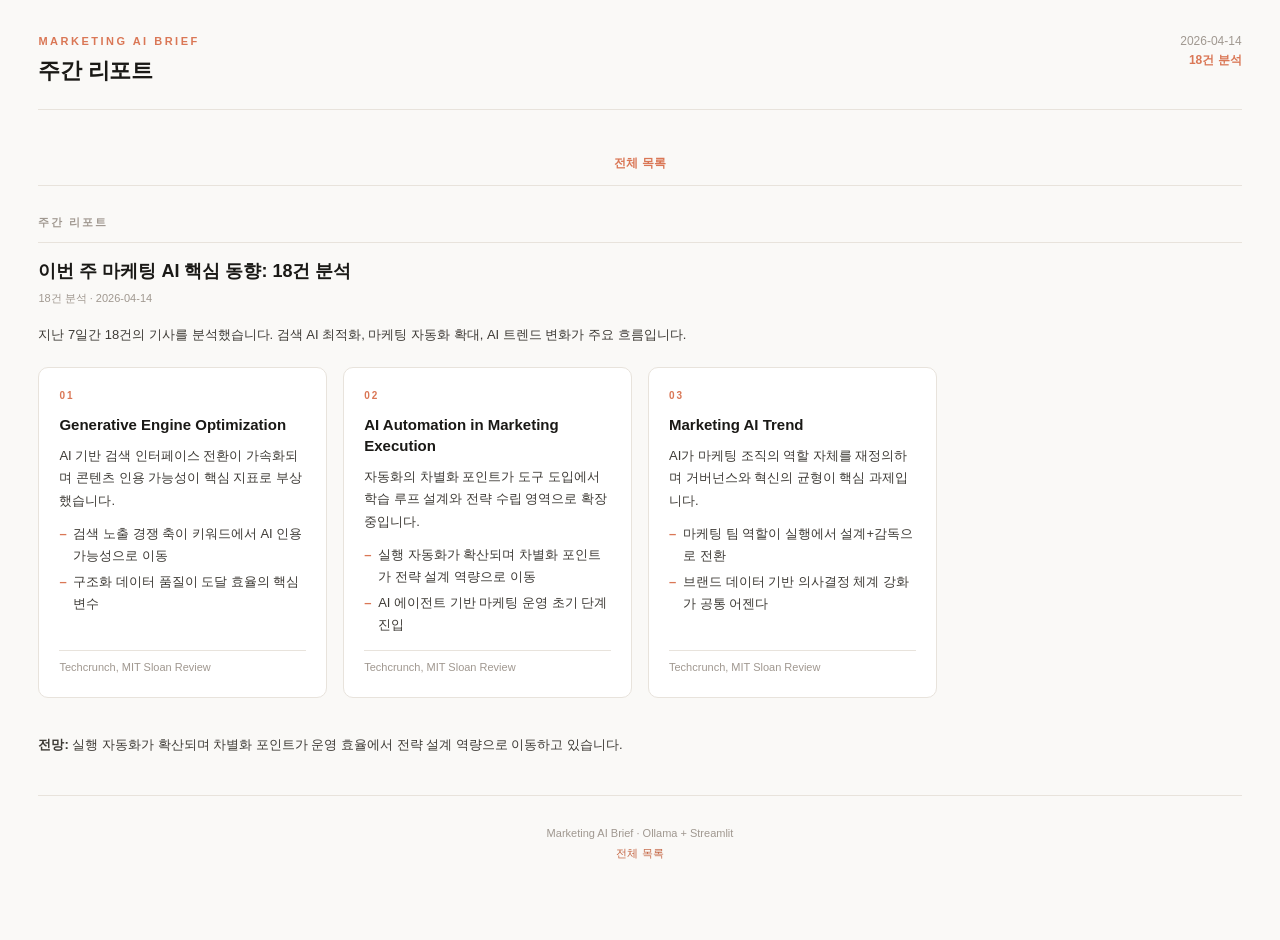
<file: docs/reports/weekly-2026-W14.html>
<!DOCTYPE html>
<html lang="ko">
<head>
    <meta charset="utf-8">
    <meta name="viewport" content="width=device-width, initial-scale=1">
    <title>Marketing AI Brief — 주간 리포트</title>
    <link rel="stylesheet" href="../style.css?v=1776160220">
</head>
<body>
<div class="container">

    <header class="masthead">
        <div><p class="masthead-wordmark">Marketing AI Brief</p>
        <h1 class="masthead-title">주간 리포트</h1></div>
        <div class="masthead-right">
            <p class="masthead-date">2026-04-14</p>
            <p class="masthead-count">18건 분석</p>
        </div>
    </header>
    <nav class="nav">
        <span></span>
        <span class="nav-center"><a href="../index.html">전체 목록</a></span>
        <span></span>
    </nav>
    
    <p class="section-label">주간 리포트</p>
    <div class="report-header">
        <h2 class="report-headline">이번 주 마케팅 AI 핵심 동향: 18건 분석</h2>
        <p class="report-meta">18건 분석 &middot; 2026-04-14</p>
    </div>
    <p class="digest-summary" style="margin-bottom:20px">지난 7일간 18건의 기사를 분석했습니다. 검색 AI 최적화, 마케팅 자동화 확대, AI 트렌드 변화가 주요 흐름입니다.</p>
    <div class="digest-grid">
        <div class="digest-card">
            <p class="digest-num">01</p>
            <h3 class="digest-title">Generative Engine Optimization</h3>
            <p class="digest-summary">AI 기반 검색 인터페이스 전환이 가속화되며 콘텐츠 인용 가능성이 핵심 지표로 부상했습니다.</p>
            <ul class="digest-kp"><li>검색 노출 경쟁 축이 키워드에서 AI 인용 가능성으로 이동</li><li>구조화 데이터 품질이 도달 효율의 핵심 변수</li></ul>
            <div class="digest-sources">Techcrunch, MIT Sloan Review</div>
        </div>
        <div class="digest-card">
            <p class="digest-num">02</p>
            <h3 class="digest-title">AI Automation in Marketing Execution</h3>
            <p class="digest-summary">자동화의 차별화 포인트가 도구 도입에서 학습 루프 설계와 전략 수립 영역으로 확장 중입니다.</p>
            <ul class="digest-kp"><li>실행 자동화가 확산되며 차별화 포인트가 전략 설계 역량으로 이동</li><li>AI 에이전트 기반 마케팅 운영 초기 단계 진입</li></ul>
            <div class="digest-sources">Techcrunch, MIT Sloan Review</div>
        </div>
        <div class="digest-card">
            <p class="digest-num">03</p>
            <h3 class="digest-title">Marketing AI Trend</h3>
            <p class="digest-summary">AI가 마케팅 조직의 역할 자체를 재정의하며 거버넌스와 혁신의 균형이 핵심 과제입니다.</p>
            <ul class="digest-kp"><li>마케팅 팀 역할이 실행에서 설계+감독으로 전환</li><li>브랜드 데이터 기반 의사결정 체계 강화가 공통 어젠다</li></ul>
            <div class="digest-sources">Techcrunch, MIT Sloan Review</div>
        </div></div>
    <p class="digest-insight" style="margin-top:16px"><strong>전망:</strong> 실행 자동화가 확산되며 차별화 포인트가 운영 효율에서 전략 설계 역량으로 이동하고 있습니다.</p>
    <footer class="footer">
        <p>Marketing AI Brief &middot; Ollama + Streamlit</p>
        <p><a href="../index.html">전체 목록</a></p>
    </footer>
</div>
</body>
</html>
</file>
<file: docs/style.css>
/* ━━━━━━━━━━━━━━━━━━━━━━━━━━━━━━━━━━━━━━━━━━━
   Marketing AI Brief — Newsletter Archive
   Claude-style design system
   Light: warm cream  ·  Dark: charcoal-warm
   Accent: #DA7756 (Claude orange)
━━━━━━━━━━━━━━━━━━━━━━━━━━━━━━━━━━━━━━━━━━━ */

:root {
    --bg-base:        #FAF9F7;
    --bg-card:        #FFFFFF;
    --bg-elevated:    #F4F2EE;
    --text-primary:   #1A1916;
    --text-secondary: #3D3A35;
    --text-muted:     #716D66;
    --text-faint:     #A09890;
    --border:         #E8E3DC;
    --border-strong:  #D4CCC0;
    --accent:         #DA7756;
    --accent-hover:   #C46644;
    --accent-soft:    rgba(218,119,86,0.09);
    --accent-text:    #B35A38;
    --link:           #C46644;
    --shadow-sm:      0 1px 2px rgba(60,40,20,0.05);
    --shadow-md:      0 2px 8px rgba(60,40,20,0.07), 0 1px 2px rgba(60,40,20,0.04);
    --radius:         10px;
    --radius-sm:      6px;
    --radius-tag:     4px;
    --purple:         #7C3AED;
    --purple-soft:    rgba(124,58,237,0.08);
}

@media (prefers-color-scheme: dark) {
    :root {
        --bg-base:        #1C1917;
        --bg-card:        #262320;
        --bg-elevated:    #2E2B28;
        --text-primary:   #F0EBE3;
        --text-secondary: #C8C0B5;
        --text-muted:     #8C8278;
        --text-faint:     #5C5550;
        --border:         #38332E;
        --border-strong:  #4A443D;
        --accent:         #E8906E;
        --accent-hover:   #F0A080;
        --accent-soft:    rgba(232,144,110,0.12);
        --accent-text:    #E8906E;
        --link:           #E8906E;
        --shadow-sm:      0 1px 3px rgba(0,0,0,0.25);
        --shadow-md:      0 3px 10px rgba(0,0,0,0.35);
        --purple:         #A78BFA;
        --purple-soft:    rgba(167,139,250,0.12);
    }
}

/* ── reset & base ─────────────────────────── */
*, *::before, *::after { box-sizing: border-box; margin: 0; padding: 0; }

html {
    font-size: 16px;
    -webkit-font-smoothing: antialiased;
    -moz-osx-font-smoothing: grayscale;
}

body {
    background: var(--bg-base);
    color: var(--text-primary);
    font-family: -apple-system, BlinkMacSystemFont, 'Segoe UI', 'Helvetica Neue', Arial, sans-serif;
    line-height: 1.6;
    min-height: 100vh;
}

a { color: var(--link); text-decoration: none; transition: color 0.15s ease; }
a:hover { color: var(--accent-hover); }

/* ── layout (full-width, comfortable padding) ─ */
.container {
    width: 100%;
    max-width: 100%;
    margin: 0 auto;
    padding: 0 clamp(16px, 3vw, 48px) 3rem;
    box-sizing: border-box;
}

/* ── masthead ─────────────────────────────── */
.masthead {
    padding: 32px 0 24px;
    border-bottom: 1px solid var(--border);
    margin-bottom: 32px;
    display: flex;
    align-items: baseline;
    justify-content: space-between;
    gap: 16px;
    flex-wrap: wrap;
}
.masthead-wordmark {
    font-size: 11px;
    font-weight: 600;
    letter-spacing: 2.5px;
    text-transform: uppercase;
    color: var(--accent);
    margin: 0 0 6px;
}
.masthead-title {
    font-size: 22px;
    font-weight: 700;
    color: var(--text-primary);
    margin: 0;
    line-height: 1.3;
    letter-spacing: -0.3px;
}
.masthead-right { text-align: right; flex-shrink: 0; }
.masthead-date {
    font-size: 12px;
    color: var(--text-faint);
    margin: 0;
    line-height: 1.6;
}
.masthead-count {
    font-size: 12px;
    font-weight: 600;
    color: var(--accent);
    margin: 0;
}

/* ── navigation ───────────────────────────── */
.nav {
    display: flex;
    justify-content: space-between;
    align-items: center;
    padding: 12px 0;
    margin-bottom: 28px;
    border-bottom: 1px solid var(--border);
    font-size: 12px;
}
.nav a {
    color: var(--accent);
    font-weight: 600;
    letter-spacing: 0.3px;
}
.nav-center { color: var(--text-faint); }

/* ── AI tools section ─────────────────────── */
.ai-tools-header {
    display: flex;
    align-items: center;
    gap: 10px;
    margin-bottom: 16px;
}
.ai-tools-label {
    font-size: 13px;
    font-weight: 700;
    letter-spacing: 1.5px;
    text-transform: uppercase;
    color: var(--purple);
    flex-shrink: 0;
}
.ai-tools-line {
    flex: 1;
    height: 1px;
    background: linear-gradient(90deg, rgba(124,58,237,0.2) 0%, var(--border) 100%);
}
.ai-tools-grid {
    display: grid;
    grid-template-columns: repeat(auto-fill, minmax(min(100%, 280px), 1fr));
    gap: 12px;
    margin-bottom: 32px;
}
.ai-tool-card {
    background: var(--bg-card);
    border: 1px solid var(--border);
    border-left: 3px solid var(--purple);
    border-radius: var(--radius-sm);
    padding: 14px 16px;
    display: flex;
    flex-direction: column;
    gap: 6px;
    transition: border-color 0.15s ease, box-shadow 0.15s ease;
}
.ai-tool-card:hover {
    border-color: var(--purple);
    box-shadow: 0 4px 16px rgba(124,58,237,0.10);
}
.ai-tool-title {
    font-size: 13px;
    font-weight: 600;
    line-height: 1.45;
}
.ai-tool-title a { color: var(--text-primary); }
.ai-tool-title a:hover { color: var(--purple); }
.ai-tool-desc {
    font-size: 12px;
    line-height: 1.55;
    color: var(--text-muted);
    display: -webkit-box;
    -webkit-line-clamp: 5;
    -webkit-box-orient: vertical;
    overflow: hidden;
}
.ai-tool-meta {
    font-size: 10px;
    color: var(--text-faint);
    display: flex;
    align-items: center;
    gap: 6px;
    margin-top: auto;
    flex-wrap: wrap;
}

/* ── tool directory table ───────────────────── */
.tool-dir-wrap {
    margin-bottom: 32px;
    overflow-x: auto;
}
.tool-dir-table {
    width: 100%;
    border-collapse: collapse;
    font-size: 13px;
    line-height: 1.5;
}
.tool-dir-table thead th {
    text-align: left;
    font-size: 11px;
    font-weight: 600;
    color: var(--text-muted);
    text-transform: uppercase;
    letter-spacing: 0.8px;
    padding: 6px 10px;
    border-bottom: 2px solid var(--border);
}
.dir-cat-row td {
    font-size: 13px;
    font-weight: 700;
    color: var(--purple);
    padding: 12px 10px 4px;
    border: none;
}
.tool-dir-table tbody tr:not(.dir-cat-row) {
    border-bottom: 1px solid var(--border);
}
.tool-dir-table tbody tr:not(.dir-cat-row):hover {
    background: var(--bg-card);
}
.dir-icon {
    width: 28px;
    text-align: center;
    font-size: 16px;
    padding: 6px 4px;
}
.dir-name {
    padding: 6px 10px;
    white-space: nowrap;
    font-weight: 600;
}
.dir-name a { color: var(--text-primary); }
.dir-name a:hover { color: var(--purple); }
.dir-maker {
    display: block;
    font-size: 10px;
    font-weight: 400;
    color: var(--text-faint);
}
.dir-desc {
    padding: 6px 10px;
    color: var(--text-muted);
    font-size: 12px;
}

/* ── compact YouTube ───────────────────────── */
.yt-compact-grid {
    display: grid;
    grid-template-columns: 1fr 1fr;
    gap: 10px;
    margin-top: 8px;
}
.yt-compact-group {}
.yt-compact-list {
    display: flex;
    flex-direction: column;
    gap: 6px;
}
.yt-compact-item {
    display: flex;
    align-items: center;
    gap: 10px;
    text-decoration: none;
    padding: 6px 8px;
    border-radius: var(--radius-sm);
    transition: background 0.15s ease;
}
.yt-compact-item:hover {
    background: var(--bg-card);
}
.yt-compact-thumb {
    width: 56px;
    height: 32px;
    object-fit: cover;
    border-radius: 4px;
    flex-shrink: 0;
}
.yt-compact-text {
    display: flex;
    flex-direction: column;
    min-width: 0;
}
.yt-compact-title {
    font-size: 12px;
    font-weight: 600;
    color: var(--text-primary);
    line-height: 1.35;
    display: -webkit-box;
    -webkit-line-clamp: 2;
    -webkit-box-orient: vertical;
    overflow: hidden;
}
.yt-compact-channel {
    font-size: 10px;
    color: var(--text-faint);
    margin-top: 2px;
}

/* ── badges ───────────────────────────────── */
.badge {
    font-size: 9px;
    font-weight: 700;
    letter-spacing: 0.6px;
    text-transform: uppercase;
    padding: 2px 7px;
    border-radius: var(--radius-tag);
    line-height: 1.5;
}
.badge-tool { color: #fff; background: var(--purple); }
.badge-new { color: var(--accent-text); background: var(--accent-soft); border: 1px solid var(--accent); }
.badge-ko { color: #5B6E00; background: rgba(120,140,0,0.1); }
.badge-research { color: #7A5500; background: rgba(200,140,0,0.1); }

@media (prefers-color-scheme: dark) {
    .badge-ko { color: #B8D000; background: rgba(180,200,0,0.1); }
    .badge-research { color: #F0C060; background: rgba(200,150,0,0.13); }
    .badge-new { color: var(--accent); background: var(--accent-soft); }
}

/* ── section header ───────────────────────── */
.section-label {
    font-size: 11px;
    font-weight: 700;
    letter-spacing: 2px;
    text-transform: uppercase;
    color: var(--text-faint);
    margin: 0 0 16px;
    padding-bottom: 10px;
    border-bottom: 1px solid var(--border);
}
.section-label.section-label-hero {
    color: var(--purple);
    letter-spacing: 2.2px;
    margin-bottom: 10px;
}

/* ── hero dashboard: Korea AI radar + tool directory (collapsible) ─ */
.hero-dash {
    display: flex;
    flex-direction: column;
    gap: 12px;
    margin-bottom: 24px;
}
.dash-card {
    background: var(--bg-elevated);
    border: 1px solid var(--border);
    border-radius: var(--radius);
    overflow: hidden;
    box-shadow: 0 2px 10px rgba(0, 0, 0, 0.04);
}
.dash-card--kr {
    border-top: 3px solid #2563eb;
}
.dash-card--tools {
    border-top: 3px solid var(--purple);
}
.dash-summary {
    display: flex;
    flex-wrap: wrap;
    align-items: flex-start;
    justify-content: space-between;
    gap: 12px 16px;
    padding: 14px 16px 12px;
    cursor: pointer;
    list-style: none;
}
.dash-summary::-webkit-details-marker {
    display: none;
}
.dash-summary::marker {
    content: "";
}
.dash-summary-left {
    flex: 1;
    min-width: 0;
}
.dash-summary-right {
    display: flex;
    align-items: center;
    gap: 10px;
    flex-shrink: 0;
}
.dash-eyebrow {
    display: block;
    font-size: 10px;
    font-weight: 700;
    letter-spacing: 1.1px;
    text-transform: uppercase;
    color: var(--text-muted);
    margin-bottom: 4px;
}
.dash-title {
    display: block;
    font-size: 15px;
    font-weight: 700;
    color: var(--text-primary);
    line-height: 1.3;
    margin-bottom: 3px;
}
.dash-sub {
    display: block;
    font-size: 11px;
    color: var(--text-faint);
    line-height: 1.45;
}
.dash-meta {
    font-size: 11px;
    color: var(--text-muted);
    white-space: nowrap;
}
.dash-meta--accent {
    font-weight: 700;
    color: var(--purple);
}
.dash-chevron {
    font-size: 10px;
    color: var(--text-faint);
    line-height: 1;
    transition: transform 0.18s ease;
    display: inline-block;
}
.dash-card[open] .dash-chevron {
    transform: rotate(0deg);
}
.dash-card:not([open]) .dash-chevron {
    transform: rotate(-90deg);
}
.dash-chevron::before {
    content: "▼";
}
.dash-body {
    padding: 0 16px 14px;
    border-top: 1px solid var(--border);
}
.dash-body--tight {
    padding: 10px 12px 12px;
}
.dash-body--tight .tool-dir-wrap.tool-dir-hero {
    margin-bottom: 0;
    padding: 10px 12px;
    background: var(--bg-card);
    border: 1px solid var(--border);
    border-radius: var(--radius-sm);
    box-shadow: none;
}

.kr-radar-table {
    width: 100%;
    border-collapse: collapse;
    font-size: 12.5px;
}
.kr-radar-table th {
    text-align: left;
    font-size: 10px;
    font-weight: 600;
    color: var(--text-muted);
    padding: 8px 8px 6px;
    border-bottom: 1px solid var(--border);
    text-transform: uppercase;
    letter-spacing: 0.6px;
}
.kr-radar-table td {
    padding: 8px 8px;
    border-bottom: 1px solid var(--border);
    vertical-align: top;
}
.kr-radar-table tr:last-child td {
    border-bottom: none;
}
.kr-radar-src {
    width: 22%;
    font-size: 11px;
    color: var(--text-muted);
    white-space: nowrap;
}
.kr-radar-title a {
    color: var(--text-primary);
    text-decoration: none;
    font-weight: 500;
}
.kr-radar-title a:hover {
    color: var(--purple);
    text-decoration: underline;
}
.kr-radar-date {
    width: 52px;
    text-align: right;
    font-size: 11px;
    color: var(--text-faint);
    white-space: nowrap;
}
.kr-radar-empty {
    font-size: 12.5px;
    color: var(--text-muted);
    margin: 10px 0 4px;
    line-height: 1.55;
}

@media (max-width: 640px) {
    .dash-summary {
        flex-direction: column;
    }
    .dash-summary-right {
        width: 100%;
        justify-content: flex-end;
    }
    .kr-radar-src {
        white-space: normal;
    }
}

.tool-dir-hero {
    margin-bottom: 28px;
    padding: 10px 14px 14px;
    border: 1px solid var(--border);
    border-radius: var(--radius);
    background: var(--bg-elevated);
}
.tool-dir-hero--grid {
    margin-bottom: 22px;
    padding: 12px 14px 14px;
    box-shadow: 0 2px 12px rgba(0, 0, 0, 0.04), 0 0 0 1px rgba(124, 58, 237, 0.07);
}
.tool-dir-cols {
    display: grid;
    grid-template-columns: 1fr 1fr;
    gap: 14px 18px;
    align-items: start;
}
.tool-dir-col {
    min-width: 0;
}
.tool-dir-table--compact {
    font-size: 12px;
    line-height: 1.4;
}
.tool-dir-table--compact thead th {
    padding: 5px 6px;
    font-size: 10px;
}
.tool-dir-table--compact .dir-cat-row td {
    padding: 8px 6px 3px;
    font-size: 12px;
}
.tool-dir-table--compact .dir-icon {
    width: 26px;
    padding: 4px 3px;
    font-size: 14px;
}
.tool-dir-table--compact .dir-name {
    padding: 4px 6px;
    white-space: normal;
}
.tool-dir-table--compact .dir-desc {
    padding: 4px 6px;
    font-size: 11px;
    line-height: 1.45;
}
@media (max-width: 720px) {
    .tool-dir-cols {
        grid-template-columns: 1fr;
    }
}
.dir-th-icon { width: 32px; }
.section-sub {
    font-size: 13px;
    color: var(--text-muted);
    margin: -8px 0 20px;
    line-height: 1.55;
}
/* ── insight cards (오늘의 마케팅 인사이트) ── */
.insight-cards {
    display: flex;
    flex-direction: column;
    gap: 14px;
    margin-bottom: 40px;
}
.insight-card {
    background: var(--bg-card);
    border: 1px solid var(--border);
    border-top: 3px solid var(--accent);
    border-radius: var(--radius);
    padding: 22px 26px 20px;
    box-shadow: 0 2px 8px rgba(0,0,0,.04), 0 1px 2px rgba(0,0,0,.03);
    transition: box-shadow .18s, transform .18s;
}
.insight-card:hover {
    box-shadow: 0 6px 20px rgba(0,0,0,.08), 0 2px 6px rgba(0,0,0,.04);
    transform: translateY(-1px);
}
.ins-card-header {
    display: flex;
    align-items: center;
    gap: 10px;
    margin-bottom: 12px;
}
.ins-badge {
    display: inline-flex;
    align-items: center;
    justify-content: center;
    width: 26px;
    height: 26px;
    border-radius: 50%;
    background: var(--accent);
    color: #fff;
    font-size: 10px;
    font-weight: 800;
    letter-spacing: 1px;
    flex-shrink: 0;
}
.ins-tag {
    font-size: 10px;
    font-weight: 700;
    letter-spacing: 1px;
    text-transform: uppercase;
    color: var(--accent-text, var(--accent));
    background: var(--accent-soft);
    padding: 2px 10px;
    border-radius: 20px;
}
.ins-title {
    font-size: 16px;
    font-weight: 700;
    color: var(--text-primary);
    margin: 0 0 10px;
    line-height: 1.45;
    letter-spacing: -0.2px;
}
.ins-keypoint {
    font-size: 13px;
    font-weight: 600;
    color: var(--accent-text, var(--accent));
    background: var(--accent-soft);
    border-left: 3px solid var(--accent);
    padding: 8px 12px;
    border-radius: 0 var(--radius-sm) var(--radius-sm) 0;
    margin: 0 0 12px;
    line-height: 1.6;
}
.ins-kp-label {
    display: inline-block;
    font-size: 9px;
    font-weight: 800;
    letter-spacing: 1.5px;
    text-transform: uppercase;
    color: var(--accent);
    margin-right: 8px;
    vertical-align: middle;
}
.ins-text {
    font-size: 13.5px;
    line-height: 1.85;
    color: var(--text-secondary);
    margin: 0 0 14px;
}
.ins-sources {
    display: flex;
    align-items: center;
    gap: 6px;
    flex-wrap: wrap;
    padding-top: 12px;
    border-top: 1px dashed var(--border);
}
.ins-src-label {
    font-size: 10px;
    color: var(--text-faint);
    font-weight: 600;
    letter-spacing: .5px;
    text-transform: uppercase;
    margin-right: 2px;
}
.ins-src {
    font-size: 11px;
    background: var(--bg-elevated);
    color: var(--text-muted);
    padding: 3px 10px;
    border-radius: 20px;
    border: 1px solid var(--border);
    max-width: 240px;
    overflow: hidden;
    text-overflow: ellipsis;
    white-space: nowrap;
}

/* kept for weekly/monthly report cards */
.insight-evidence {
    font-size: 11px;
    color: var(--text-faint);
    margin-top: 10px;
    padding-top: 10px;
    border-top: 1px dashed var(--border);
    line-height: 1.5;
}
.insight-point .digest-summary {
    font-size: 14px;
    line-height: 1.75;
}

/* ── digest cards ─────────────────────────── */
.digest-grid {
    display: grid;
    grid-template-columns: repeat(auto-fill, minmax(min(100%, 280px), 1fr));
    gap: 16px;
    margin-bottom: 36px;
}
.digest-card {
    background: var(--bg-card);
    border: 1px solid var(--border);
    border-radius: var(--radius);
    padding: 20px;
    display: flex;
    flex-direction: column;
    gap: 10px;
}
.digest-num {
    font-size: 10px;
    font-weight: 700;
    letter-spacing: 2px;
    color: var(--accent);
}
.digest-title {
    font-size: 15px;
    font-weight: 700;
    color: var(--text-primary);
    line-height: 1.4;
}
.digest-summary {
    font-size: 13px;
    line-height: 1.75;
    color: var(--text-secondary);
}
.digest-kp {
    list-style: none;
    padding: 0;
    margin: 0;
}
.digest-kp li {
    font-size: 13px;
    line-height: 1.7;
    color: var(--text-secondary);
    padding-left: 14px;
    position: relative;
    margin-bottom: 4px;
}
.digest-kp li::before {
    content: "\2013";
    position: absolute;
    left: 0;
    color: var(--accent);
    font-weight: 600;
}
.digest-insight-label {
    font-size: 9px;
    font-weight: 700;
    letter-spacing: 1px;
    text-transform: uppercase;
    color: var(--accent);
    margin: 8px 0 2px;
    padding-top: 10px;
    border-top: 1px solid var(--border);
}
.digest-insight {
    font-size: 13px;
    line-height: 1.65;
    color: var(--text-secondary);
}
.digest-sources {
    font-size: 11px;
    color: var(--text-faint);
    margin-top: auto;
    padding-top: 8px;
    border-top: 1px solid var(--border);
}
.digest-sources a { color: var(--link); }

/* ── article list ─────────────────────────── */
.article-grid {
    display: grid;
    grid-template-columns: repeat(auto-fill, minmax(min(100%, 280px), 1fr));
    gap: 14px;
    margin-bottom: 36px;
}
.article-card {
    background: var(--bg-card);
    border: 1px solid var(--border);
    border-radius: var(--radius);
    padding: 16px;
    display: flex;
    flex-direction: column;
    gap: 8px;
    min-height: 120px;
}
.article-badges { display: flex; gap: 5px; flex-wrap: wrap; }
.article-title {
    font-size: 14px;
    font-weight: 600;
    line-height: 1.5;
}
.article-title a { color: var(--text-primary); }
.article-title a:hover { color: var(--accent); }
.article-kp {
    list-style: none;
    padding: 0;
    margin: 0;
    flex: 1;
}
.article-kp li {
    font-size: 12.5px;
    line-height: 1.7;
    color: var(--text-secondary);
    padding-left: 14px;
    position: relative;
    margin-bottom: 4px;
}
.article-kp li::before {
    content: "\2013";
    position: absolute;
    left: 0;
    color: var(--accent);
    font-weight: 600;
}
.article-meta {
    font-size: 10.5px;
    color: var(--text-faint);
    margin-top: auto;
    padding-top: 8px;
    border-top: 1px solid var(--border);
    display: flex;
    align-items: center;
    gap: 6px;
    flex-wrap: wrap;
}

/* ═══════════════════════════════════════════════
   YouTube 크리에이터 섹션
   ─ 전체 섹션 박스 → 서머리 패널 → 해외/국내 그리드
═══════════════════════════════════════════════ */

/* ── 전체 섹션 래퍼 ────────────────────────── */
.yt-section {
    background: var(--bg-elevated);
    border: 1px solid var(--border);
    border-radius: var(--radius);
    padding: 24px 28px 28px;
    margin-bottom: 36px;
}
.yt-section-compact {
    padding: 12px 14px 14px;
    margin-bottom: 22px;
}
.yt-micro-line {
    font-size: 12px;
    color: var(--text-secondary);
    margin: 0 0 6px;
    line-height: 1.5;
}
.yt-micro-line strong { color: var(--text-primary); }
.yt-micro-meta {
    font-weight: 600;
    color: var(--text-muted);
    margin-left: 6px;
}
.ai-tools-news-grid .ai-tool-desc {
    -webkit-line-clamp: 3;
}

/* ── AI tool news: at-a-glance summary ─────── */
.ai-tools-glance {
    display: flex;
    flex-direction: column;
    gap: 10px;
    padding: 12px 12px 14px;
    margin-bottom: 16px;
    background: var(--bg-elevated);
    border: 1px solid var(--border);
    border-radius: var(--radius);
    box-shadow: 0 2px 14px rgba(0, 0, 0, 0.05), 0 0 0 1px rgba(124, 58, 237, 0.08);
}
.ai-tools-glance-box {
    background: var(--bg-card);
    border: 1px solid var(--border);
    border-radius: var(--radius-sm);
    padding: 10px 12px;
}
.ai-tools-glance-box--header {
    border-left: 3px solid var(--purple);
}
.ai-tools-glance-box--chips {
    border-left: 3px solid rgba(124, 58, 237, 0.5);
}
.ai-tools-glance-box--headlines {
    border-left: 3px solid rgba(124, 58, 237, 0.28);
}
.ai-tools-glance-title {
    font-size: 11px;
    font-weight: 800;
    letter-spacing: 1.2px;
    text-transform: uppercase;
    color: var(--purple);
    margin: 0 0 4px;
}
.ai-tools-glance-meta {
    font-size: 12.5px;
    color: var(--text-secondary);
    margin: 0;
    line-height: 1.5;
}
.ai-tools-glance-sub {
    font-size: 10px;
    font-weight: 700;
    letter-spacing: 0.8px;
    text-transform: uppercase;
    color: var(--text-muted);
    margin: 0 0 8px;
}
.glance-chips {
    display: flex;
    flex-wrap: wrap;
    gap: 6px 8px;
}
.glance-chip {
    font-size: 11px;
    background: var(--bg-elevated);
    border: 1px solid var(--border);
    border-radius: 20px;
    padding: 4px 10px;
    color: var(--text-secondary);
}
.glance-chip strong { color: var(--text-primary); margin-left: 2px; }
.ai-tools-glance-list {
    list-style: none;
    padding: 0;
    margin: 0;
}
.ai-tools-glance-list li {
    font-size: 12.5px;
    line-height: 1.55;
    padding: 4px 0;
    border-bottom: 1px dashed var(--border);
}
.ai-tools-glance-list li:last-child { border-bottom: none; }
.ai-tools-glance-list a { color: var(--text-primary); text-decoration: none; font-weight: 500; }
.ai-tools-glance-list a:hover { color: var(--purple); text-decoration: underline; }

/* ── 서머리 패널 (2열 레이아웃) ─────────────── */
.yt-summary-card {
    background: var(--bg-card);
    border: 1px solid var(--border);
    border-top: 3px solid #FF0000;
    border-radius: var(--radius);
    padding: 20px 24px;
    margin-bottom: 24px;
    display: grid;
    grid-template-columns: 1fr 1.6fr;
    gap: 28px;
    align-items: start;
}
.yt-summary-left {}
.yt-summary-right {}
.yt-summary-header {
    display: flex;
    align-items: center;
    gap: 10px;
    margin-bottom: 8px;
}
.yt-summary-icon { font-size: 26px; flex-shrink: 0; }
.yt-summary-title {
    font-size: 15px;
    font-weight: 700;
    color: var(--text-primary);
    margin: 0 0 3px;
    line-height: 1.3;
}
.yt-summary-topics {
    font-size: 11px;
    color: var(--accent-text, var(--accent));
    font-weight: 600;
    line-height: 1.5;
}
.yt-summary-desc {
    font-size: 12.5px;
    color: var(--text-muted);
    margin: 10px 0 0;
    line-height: 1.65;
}
.yt-summary-list {
    list-style: none;
    padding: 0;
    margin: 0;
}
.yt-summary-list li {
    font-size: 12.5px;
    line-height: 1.7;
    color: var(--text-secondary);
    padding: 5px 0;
    border-bottom: 1px solid var(--border);
    display: flex;
    align-items: baseline;
    gap: 6px;
}
.yt-summary-list li:last-child { border-bottom: none; }
.yt-summary-list li strong {
    color: var(--text-primary);
    font-weight: 600;
    white-space: nowrap;
}

/* ── 해외/국내 서브 섹션 ────────────────────── */
.yt-sub-section { margin-top: 4px; }
.yt-sub-label {
    display: flex;
    align-items: center;
    gap: 6px;
    font-size: 12px;
    font-weight: 700;
    color: var(--text-primary);
    padding-bottom: 10px;
    margin-bottom: 12px;
    border-bottom: 2px solid var(--border);
    letter-spacing: .2px;
}

/* ── 영상 그리드 ────────────────────────────── */
.yt-grid {
    display: grid;
    grid-template-columns: repeat(auto-fill, minmax(min(100%, 340px), 1fr));
    gap: 14px;
    margin-bottom: 0;
}

/* ── 영상 카드 ──────────────────────────────── */
.yt-card {
    background: var(--bg-card);
    border: 1px solid var(--border);
    border-radius: var(--radius);
    overflow: hidden;
    display: flex;
    flex-direction: column;
    transition: box-shadow .15s, transform .15s;
    box-shadow: 0 1px 3px rgba(0,0,0,.04);
}
.yt-card:hover {
    box-shadow: 0 6px 20px rgba(0,0,0,.09);
    transform: translateY(-2px);
}
.yt-thumb-wrap {
    position: relative;
    width: 100%;
    aspect-ratio: 16/9;
    background: var(--bg-code);
    overflow: hidden;
}
.yt-thumb { width: 100%; height: 100%; object-fit: cover; display: block; }
.yt-play-icon {
    position: absolute; inset: 0;
    display: flex; align-items: center; justify-content: center;
    background: rgba(0,0,0,.28); opacity: 0; transition: opacity .15s;
}
.yt-card:hover .yt-play-icon { opacity: 1; }
.yt-play-icon svg { width: 42px; height: 42px; fill: #fff; filter: drop-shadow(0 2px 6px rgba(0,0,0,.5)); }
.yt-body {
    padding: 13px 14px 11px;
    display: flex; flex-direction: column; gap: 5px; flex: 1;
}
.yt-channel-row { display: flex; align-items: center; gap: 6px; flex-wrap: wrap; }
.yt-badge {
    background: #FF0000; color: #fff;
    font-size: 8.5px; font-weight: 700; letter-spacing: .5px;
    padding: 2px 6px; border-radius: 3px; text-transform: uppercase;
}
.yt-channel-name { font-size: 11px; font-weight: 600; color: var(--text-muted); }
.yt-new-badge {
    font-size: 9px; font-weight: 700;
    background: var(--accent); color: #fff;
    padding: 1px 6px; border-radius: 10px; margin-left: auto;
}
.yt-title {
    font-size: 13.5px; font-weight: 700;
    line-height: 1.45; color: var(--text-primary); margin: 0;
}
.yt-title a { color: inherit; text-decoration: none; }
.yt-title a:hover { color: var(--accent); }
.yt-desc {
    font-size: 12px; line-height: 1.7; color: var(--text-secondary);
    display: -webkit-box; -webkit-box-orient: vertical; -webkit-line-clamp: 3;
    overflow: hidden; margin: 0;
}
.yt-meta {
    font-size: 10.5px; color: var(--text-faint);
    margin-top: auto; padding-top: 8px; border-top: 1px solid var(--border);
}

/* ── 리전 배지 ──────────────────────────────── */
.yt-region-badge {
    font-size: 9px; font-weight: 700;
    padding: 1px 6px; border-radius: 3px; letter-spacing: .5px;
}
.yt-region-gl { background: #1a73e8; color: #fff; }
.yt-region-kr { background: #c62828; color: #fff; }

/* ── 반응형 ─────────────────────────────────── */
@media (max-width: 640px) {
    .yt-summary-card { grid-template-columns: 1fr; gap: 16px; }
    .yt-section { padding: 16px; }
}

/* ── footer ───────────────────────────────── */
.footer {
    text-align: center;
    padding: 28px 0;
    border-top: 1px solid var(--border);
    margin-top: 40px;
}
.footer p {
    font-size: 11px;
    color: var(--text-faint);
    margin: 0;
    line-height: 1.8;
}

/* ── index page ───────────────────────────── */
.issue-list { list-style: none; padding: 0; }
.issue-item {
    display: flex;
    align-items: center;
    gap: 16px;
    padding: 16px 0;
    border-bottom: 1px solid var(--border);
    transition: background 0.1s ease;
}
.issue-item:hover { background: var(--bg-elevated); margin: 0 -12px; padding: 16px 12px; border-radius: var(--radius-sm); }
.issue-date {
    font-size: 13px;
    font-weight: 700;
    color: var(--accent);
    flex-shrink: 0;
    min-width: 110px;
}
.issue-meta {
    font-size: 12px;
    color: var(--text-muted);
    flex: 1;
}
.issue-arrow {
    font-size: 14px;
    color: var(--text-faint);
    flex-shrink: 0;
}

/* ── subscribe banner ─────────────────────── */
.subscribe-banner {
    background: linear-gradient(135deg, var(--accent) 0%, #C46644 100%);
    border-radius: var(--radius);
    padding: 20px 24px;
    margin-bottom: 28px;
    display: flex;
    align-items: flex-end;
    gap: 16px 24px;
    flex-wrap: wrap;
}
.sub-icon { font-size: 28px; align-self: center; }
.sub-copy { flex: 1 1 220px; min-width: 200px; }
.sub-title { font-size: 15px; font-weight: 700; color: #fff; margin: 0 0 2px; letter-spacing: -0.2px; }
.sub-desc { font-size: 12px; color: rgba(255,255,255,0.82); margin: 0; line-height: 1.5; }
.sub-count { font-size: 11px; color: rgba(255,255,255,0.65); margin: 6px 0 0; }

.subscribe-form,
form.subscribe-form {
    flex: 2 1 360px;
    display: flex;
    flex-wrap: wrap;
    gap: 10px;
    align-items: stretch;
    min-width: min(100%, 420px);
}
.sub-email-input {
    flex: 1 1 200px;
    min-width: 180px;
    padding: 12px 14px;
    border-radius: var(--radius-sm);
    border: 1px solid rgba(255,255,255,0.35);
    background: rgba(0,0,0,0.18);
    color: #fff;
    font-size: 14px;
    outline: none;
}
.sub-email-input::placeholder { color: rgba(255,255,255,0.5); }
.sub-email-input:focus {
    border-color: rgba(255,255,255,0.65);
    box-shadow: 0 0 0 2px rgba(255,255,255,0.12);
}
.sub-submit-btn {
    flex: 0 0 auto;
    padding: 12px 22px;
    border: none;
    border-radius: var(--radius-sm);
    background: #fff;
    color: #C46644;
    font-size: 14px;
    font-weight: 700;
    cursor: pointer;
    transition: transform 0.12s ease, box-shadow 0.12s ease;
}
.sub-submit-btn:hover {
    box-shadow: 0 2px 12px rgba(0,0,0,0.2);
    transform: translateY(-1px);
}
#subscribe-cfg-json { display: none; }

/* ── tab section / archive ───────────────── */
.tab-section {
    margin-top: 40px;
    padding-top: 24px;
    border-top: 2px solid var(--border-strong);
}
.archive-grid {
    display: grid;
    grid-template-columns: repeat(auto-fill, minmax(140px, 1fr));
    gap: 10px;
    margin-bottom: 24px;
}
.archive-card {
    background: var(--bg-card);
    border: 1px solid var(--border);
    border-radius: var(--radius-sm);
    transition: border-color 0.15s ease, box-shadow 0.15s ease;
}
.archive-card:hover {
    border-color: var(--accent);
    box-shadow: var(--shadow-md);
}
.archive-card-link {
    display: block;
    padding: 14px;
    text-decoration: none;
}
.archive-date {
    font-size: 14px;
    font-weight: 700;
    color: var(--accent);
    margin: 0 0 4px;
}
.archive-meta {
    font-size: 11px;
    color: var(--text-muted);
    margin: 0;
}
.archive-older {
    margin: 16px 0 28px;
}
.archive-toggle {
    cursor: pointer;
    font-size: 12px;
    font-weight: 600;
    color: var(--accent);
    padding: 8px 0;
    letter-spacing: 0.3px;
}
.archive-toggle:hover { color: var(--accent-hover); }

/* ── report styles ────────────────────────── */
.report-header {
    margin-bottom: 16px;
}
.report-headline {
    font-size: 18px;
    font-weight: 700;
    color: var(--text-primary);
    margin: 0 0 6px;
    line-height: 1.4;
}
.report-meta {
    font-size: 11px;
    color: var(--text-faint);
    margin: 0;
}
.report-stats {
    display: flex;
    gap: 16px;
    flex-wrap: wrap;
    font-size: 12px;
    color: var(--text-muted);
    padding: 12px 16px;
    background: var(--bg-elevated);
    border-radius: var(--radius-sm);
    margin-top: 16px;
}

/* ── coming soon ──────────────────────────── */
.coming-soon {
    font-size: 13px;
    color: var(--text-faint);
    padding: 24px;
    text-align: center;
    background: var(--bg-elevated);
    border-radius: var(--radius);
    margin-bottom: 24px;
}

/* ── responsive ───────────────────────────── */
@media (max-width: 600px) {
    .container { padding: 0 16px; }
    .masthead { flex-direction: column; gap: 8px; }
    .masthead-right { text-align: left; }
    .digest-grid, .article-grid, .ai-tools-grid, .yt-grid, .yt-compact-grid { grid-template-columns: 1fr; }
    .archive-grid { grid-template-columns: repeat(2, 1fr); }
}
</file>
